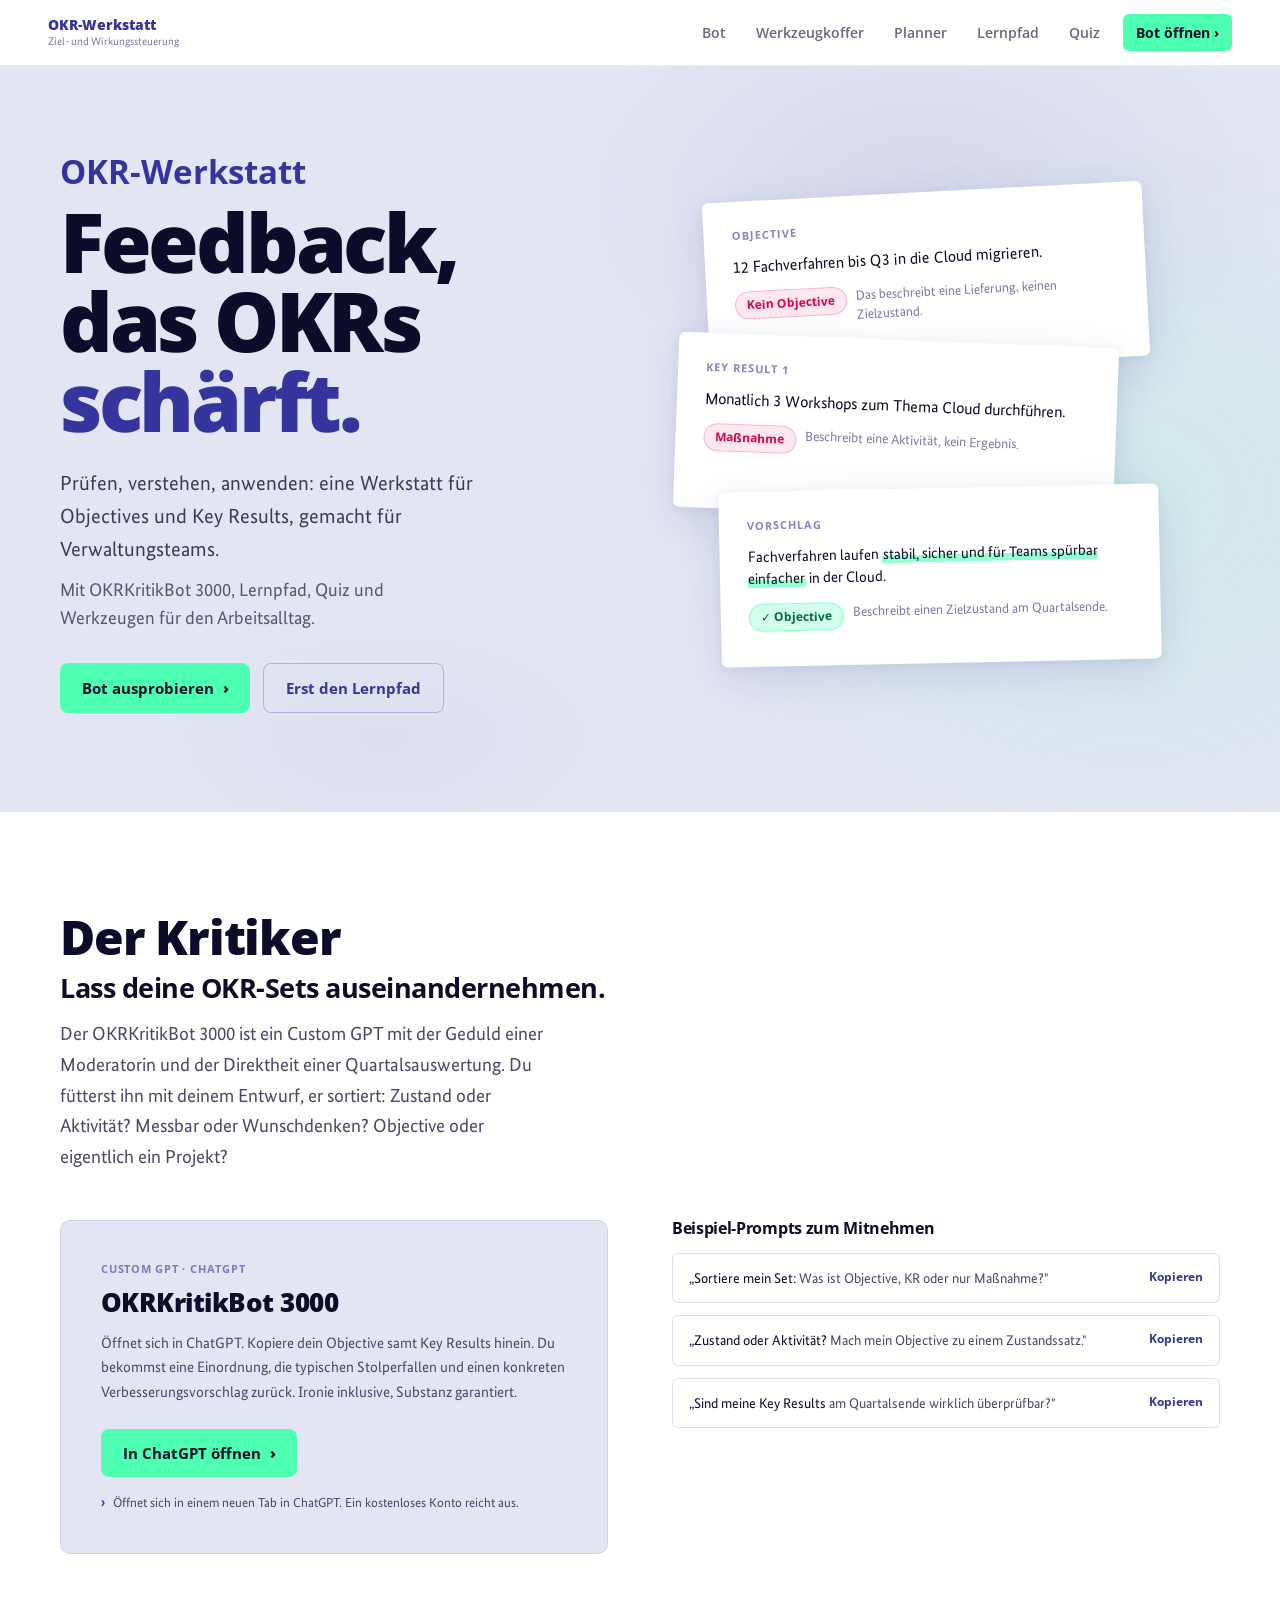
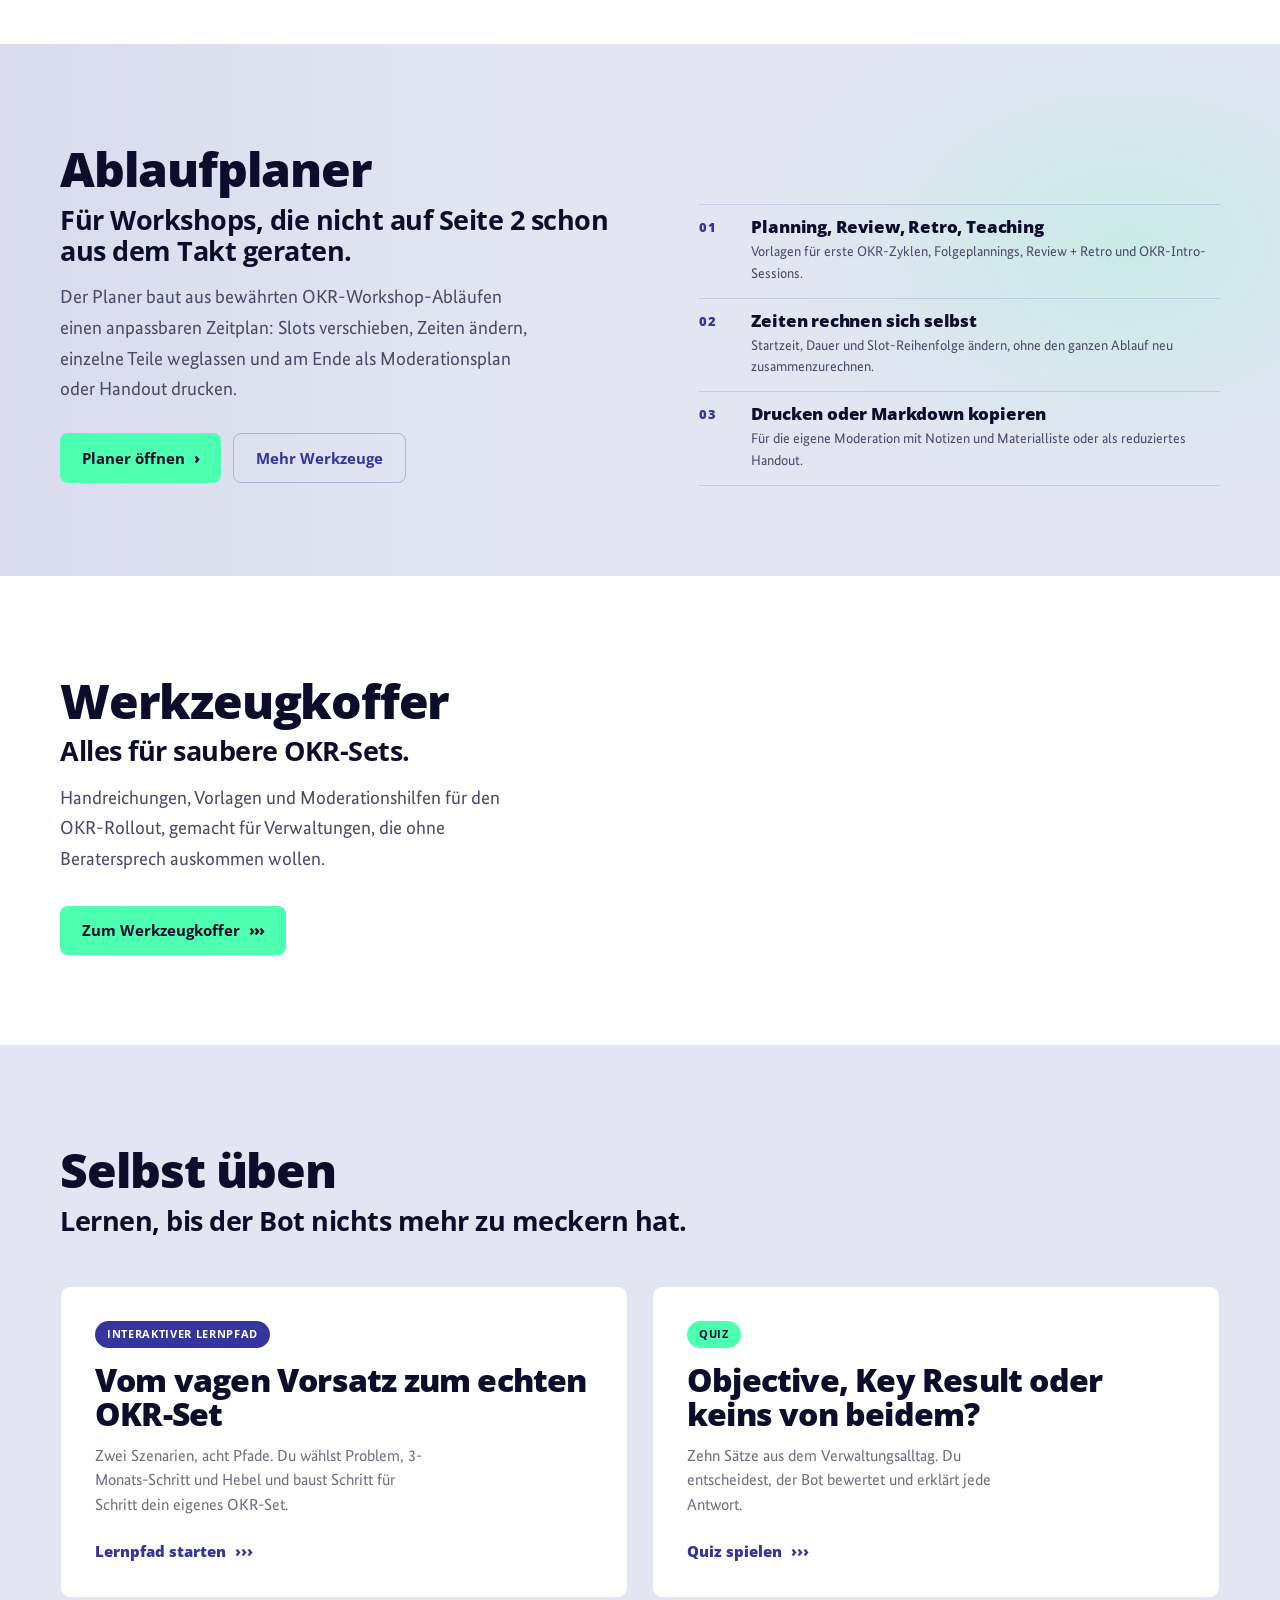
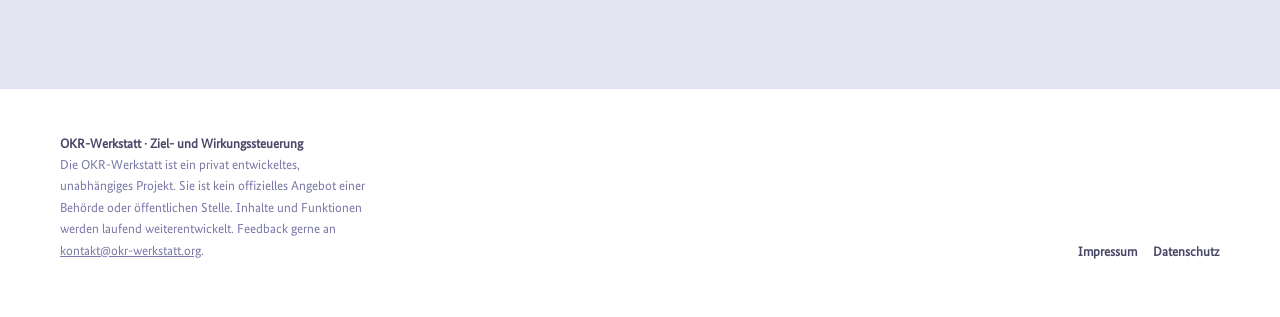
<file: index.html>
<!DOCTYPE html>
<html lang="de">
<head>
<meta charset="UTF-8" />
<meta name="viewport" content="width=device-width, initial-scale=1.0" />
<meta name="description" content="Die OKR-Werkstatt für Verwaltungsteams: OKRs prüfen, verstehen und mit praktischen Werkzeugen anwenden." />
<title>OKR-Werkstatt | Ziel- und Wirkungssteuerung</title>
<link rel="stylesheet" href="shared/tokens.css?v=20260711-1" />
<style>
  :root { --accent: #4DFFB0; --accent-ink: #0D0C2B; --r-card: 6px; --r-panel: 10px; }
  *, *::before, *::after { box-sizing: border-box; }
  .wrap { width: min(1160px, 92vw); margin-inline: auto; }
  section { position: relative; }

                 
  nav.top {
    position: sticky; top: 0; z-index: 50;
    display: flex; align-items: center; justify-content: space-between;
    padding: 14px clamp(18px, 4vw, 48px);
    background: rgba(255,255,255,0.92); backdrop-filter: blur(14px);
    border-bottom: 1px solid rgba(54,52,157,0.1);
  }
  nav.top .brand .tag { font-family: var(--display); color: var(--blau); line-height: 1.25; }
  nav.top .brand .tag strong { display: block; font-weight: 800; font-size: 14px; }
  nav.top .brand .tag small { display: block; margin-top: 2px; color: var(--fg-muted); font-family: var(--body); font-size: 11px; font-weight: 400; }
  nav.top .links { display: flex; align-items: center; gap: 4px; }
  nav.top .links a { font-family: var(--display); font-weight: 600; font-size: 14px; text-decoration: none; color: rgba(13,12,43,0.62); padding: 8px 13px; border-radius: 6px; transition: color .2s, background .2s; }
  nav.top .links a:hover { color: var(--blau); background: rgba(54,52,157,0.07); }
  nav.top .links a.cta { background: var(--minze); color: var(--dunkel); font-weight: 700; margin-left: 6px; white-space: nowrap; }
  nav.top .links a.cta:hover { filter: brightness(1.06); }
  @media (max-width: 760px) { .nav-hide { display: none !important; } }

                  
  .hero {
    background: #E3E6F2;
    background-image:
      radial-gradient(ellipse 55% 75% at 88% 58%, rgba(77,255,176,0.13) 0%, transparent 65%),
      radial-gradient(ellipse 50% 55% at 72% 18%, rgba(54,52,157,0.08) 0%, transparent 58%),
      radial-gradient(ellipse 40% 35% at 30% 90%, rgba(54,52,157,0.04) 0%, transparent 55%);
    padding: clamp(72px, 10vh, 120px) 0 clamp(80px, 11vh, 130px);
    position: relative; overflow: hidden;
  }
  .hero-wrap {
    display: grid; grid-template-columns: 1fr 1fr;
    gap: clamp(24px, 3.5vw, 56px); align-items: center;
  }
  @media (max-width: 900px) { .hero-wrap { grid-template-columns: 1fr; } }

                
  .hero-product { display: block; font-family: var(--display); font-weight: 700; font-size: 0.4em; letter-spacing: 0; color: var(--blau); margin-bottom: 14px; }
  .hero h1 { font-family: var(--display); font-weight: 800; font-size: clamp(3.2rem, 6.4vw, 5.5rem); letter-spacing: -0.04em; line-height: 0.97; color: var(--dunkel); margin: 0; }
  .hero h1 .hl { color: var(--blau); }
  .hero .sub-1 { margin-top: 26px; font-size: clamp(1.08rem, 1.7vw, 1.28rem); line-height: 1.62; color: rgba(13,12,43,0.78); max-width: 42ch; }
  .hero .sub-2 { margin-top: 10px; font-size: clamp(1rem, 1.5vw, 1.15rem); line-height: 1.55; color: rgba(13,12,43,0.66); max-width: 44ch; }
  .hero-cta { display: flex; gap: 13px; margin-top: 30px; flex-wrap: wrap; }

                     
  .btn { font-family: var(--display); font-weight: 700; font-size: 15px; cursor: pointer; border: none; border-radius: 8px; padding: 13px 22px; text-decoration: none; display: inline-flex; align-items: center; gap: 9px; transition: transform .15s, filter .2s, background .2s; }
  .btn:active { transform: scale(0.97); }
  .btn .ch { font-weight: 800; letter-spacing: -0.06em; }
  .btn-mint { background: var(--minze); color: var(--dunkel); }
  .btn-mint:hover { filter: brightness(1.07); }
  .btn-outline { background: transparent; color: var(--blau); border: 1.5px solid rgba(54,52,157,0.28); }
  .btn-outline:hover { background: rgba(54,52,157,0.07); }
  .btn-accent { background: var(--accent); color: var(--accent-ink); }
  .btn-accent:hover { filter: brightness(1.07); }
  .btn-ghost { background: transparent; color: #fff; border: 1.5px solid rgba(255,255,255,0.4); }
  .btn-ghost:hover { background: rgba(255,255,255,0.1); }

                               
  .hero-docs {
    position: relative; height: clamp(450px, 54vh, 540px);
  }
  @media (max-width: 900px) { .hero-docs { height: 380px; margin-bottom: 20px; } }

  .doc-card {
    position: absolute; background: #fff; border-radius: var(--r-card);
    box-shadow: 0 14px 44px rgba(54,52,157,0.13), 0 2px 10px rgba(54,52,157,0.07);
    padding: 26px 28px; width: clamp(320px, 44vw, 440px); min-height: 175px;
    font-family: var(--body);
  }
  .dc-meta { font-family: var(--display); font-weight: 700; font-size: 11px; letter-spacing: 0.09em; text-transform: uppercase; color: rgba(54,52,157,0.6); margin-bottom: 11px; }
  .dc-field { font-family: var(--display); font-weight: 800; font-size: 11.5px; letter-spacing: 0.07em; text-transform: uppercase; color: var(--fg-muted); margin-bottom: 7px; }
  .dc-text { font-size: 16px; line-height: 1.48; color: var(--dunkel); }
  .dc-text.underlined { text-decoration: underline; text-decoration-color: var(--kirsche); text-decoration-thickness: 2px; }
  .dc-ann { display: flex; align-items: flex-start; gap: 9px; margin-top: 13px; }
  .dc-pill { font-family: var(--display); font-weight: 700; font-size: 12px; padding: 4px 11px; border-radius: 999px; white-space: nowrap; flex-shrink: 0; }
  .dc-pill.red { color: var(--kirsche); background: rgba(219,0,69,0.09); border: 1px solid rgba(219,0,69,0.22); }
  .dc-pill.grn { color: #0a6640; background: rgba(77,255,176,0.25); border: 1px solid rgba(77,255,176,0.55); }
  .dc-note { font-size: 13.5px; color: var(--fg-muted); line-height: 1.42; }
  .dc-better { font-size: 15px; color: var(--dunkel); line-height: 1.52; margin-top: 9px; }
  .dc-swipe { background-image: linear-gradient(transparent 58%, rgba(77,255,176,0.6) 58%); padding: 0 1px; }

  .doc-card:nth-child(1) { top: 0;     left: 44px;  transform: rotate(-3deg);   z-index: 1; }
  .doc-card:nth-child(2) { top: 148px; left: 14px;  transform: rotate(2.2deg);  z-index: 2; }
  .doc-card:nth-child(3) { top: 296px; left: 58px;  transform: rotate(-1.2deg); z-index: 3; }
  @media (max-width: 900px) {
    .doc-card { width: 230px; padding: 16px 18px; }
    .doc-card:nth-child(1) { top: 0;    left: 20px; }
    .doc-card:nth-child(2) { top: 110px; left: 8px; }
    .doc-card:nth-child(3) { top: 220px; left: 30px; }
  }

                      
  .sec-pad { padding: clamp(60px, 10vh, 120px) 0; }
  .kicker-num { font-family: var(--display); font-weight: 800; font-size: 13px; color: var(--blau); letter-spacing: 0.03em; }
  .sec-title { font-size: clamp(1.9rem, 4vw, 3rem); font-weight: 800; letter-spacing: -0.025em; line-height: 1.04; margin-top: 10px; text-wrap: balance; }
  .sec-sub { font-size: clamp(1rem, 1.5vw, 1.18rem); color: var(--fg-2); max-width: 54ch; margin-top: 16px; line-height: 1.62; }
  .sec-subhead { font-family: var(--display); font-weight: 700; font-size: clamp(1.25rem, 2.2vw, 1.7rem); letter-spacing: -0.018em; line-height: 1.15; color: var(--dunkel); margin-top: 10px; }
  .sec-title,
  .sec-sub,
  .sec-subhead,
  .planner-point h3,
  .planner-point p { overflow-wrap: break-word; }

                         
  .bot { background: #fff; }
  .bot-grid { display: grid; grid-template-columns: 1fr 1fr; gap: clamp(34px, 5vw, 64px); align-items: start; margin-top: 48px; }
  @media (max-width: 900px) { .bot-grid { grid-template-columns: 1fr; } }
  .bot-card { background: var(--lavendel); border-radius: var(--r-panel); padding: clamp(28px, 4vw, 40px); border: 1px solid rgba(54,52,157,0.1); }
  .bot-card .robo { font-family: var(--display); font-weight: 700; font-size: 11px; letter-spacing: 0.07em; text-transform: uppercase; color: var(--blau); opacity: 0.6; margin-bottom: 10px; }
  .bot-card h3 { font-size: 1.65rem; font-weight: 800; color: var(--dunkel); line-height: 1.1; }
  .bot-card p { color: var(--fg-2); margin-top: 14px; line-height: 1.65; font-size: 15px; }
  .bot-card .btn { margin-top: 24px; }
  .embed-note { margin-top: 16px; font-size: 13px; color: var(--fg-2); display: flex; gap: 8px; align-items: flex-start; }
  .embed-note .ch { color: var(--blau); font-weight: 800; flex-shrink: 0; }

  .prompts { display: flex; flex-direction: column; gap: 12px; }
  .prompts h4 { font-family: var(--display); font-weight: 700; font-size: 1rem; color: var(--fg); margin-bottom: 4px; }
  .prompt { display: flex; align-items: flex-start; gap: 14px; padding: 14px 16px; background: #fff; border: 1px solid var(--line); border-radius: var(--r-card); cursor: pointer; text-align: left; width: 100%; font-family: var(--body); transition: border-color .2s, transform .15s, box-shadow .2s; }
  .prompt:hover { border-color: var(--blau-40); transform: translateY(-2px); box-shadow: 0 8px 24px rgba(54,52,157,0.09); }
  .prompt .q { font-size: 14px; color: var(--fg); line-height: 1.45; }
  .prompt .q span { color: var(--fg-2); }
  .prompt .copy { margin-left: auto; font-family: var(--display); font-weight: 700; font-size: 12px; color: var(--blau); white-space: nowrap; padding-left: 8px; }
  .prompt.copied .copy { color: var(--kirsche); }

                             
  .planner-teaser {
    background: var(--lavendel);
    background-image:
      linear-gradient(90deg, rgba(54,52,157,0.06), transparent 44%),
      radial-gradient(ellipse 42% 70% at 88% 38%, rgba(77,255,176,0.16) 0%, transparent 68%);
  }
  .planner-grid {
    display: grid;
    grid-template-columns: minmax(0, 1.05fr) minmax(280px, 0.95fr);
    gap: clamp(34px, 5vw, 68px);
    align-items: start;
  }
  @media (max-width: 860px) { .planner-grid { grid-template-columns: 1fr; } }
  .planner-actions { display: flex; gap: 12px; flex-wrap: wrap; margin-top: 28px; }
  .planner-points {
    display: grid;
    gap: 0;
    border-top: 1px solid rgba(54,52,157,0.16);
  }
  .planner-point {
    display: grid;
    grid-template-columns: 36px minmax(0, 1fr);
    gap: 16px;
    padding: 18px 0;
    border-bottom: 1px solid rgba(54,52,157,0.16);
  }
  .planner-point .pn {
    font-family: var(--display);
    font-weight: 800;
    color: var(--blau);
    font-size: 13px;
    letter-spacing: 0.08em;
  }
  .planner-point h3 {
    font-family: var(--display);
    font-weight: 800;
    font-size: 1.08rem;
    color: var(--dunkel);
    letter-spacing: -0.01em;
  }
  .planner-point p {
    margin-top: 5px;
    color: var(--fg-2);
    line-height: 1.55;
    font-size: 14px;
  }
                                                                                                                                 
  @media (min-width: 861px) {
    .planner-points { margin-top: 70px; }
    .planner-point { padding: 13px 0; }
  }

                                   
  .koffer-teaser { margin-top: 44px; }
  .kt-phases { display: grid; grid-template-columns: repeat(3, 1fr); gap: clamp(20px, 4vw, 48px); }
  @media (max-width: 720px) { .kt-phases { grid-template-columns: 1fr; gap: 0; } }
  .kt-phase { padding-top: 16px; border-top: 1.5px solid rgba(54,52,157,0.18); }
  @media (max-width: 720px) { .kt-phase { padding: 16px 0; } .kt-phase + .kt-phase { border-top-color: rgba(54,52,157,0.1); } }
  .kt-phase .kt-n { font-family: var(--display); font-weight: 800; font-size: 11px; letter-spacing: 0.08em; text-transform: uppercase; color: var(--blau); }
  .kt-phase h4 { font-family: var(--display); font-weight: 700; font-size: 1rem; letter-spacing: -0.01em; color: var(--dunkel); margin-top: 7px; line-height: 1.25; }
  .kt-phase p { font-size: 13px; color: var(--fg-muted); line-height: 1.5; margin-top: 5px; }
  .kt-foot { display: flex; align-items: center; justify-content: space-between; gap: 18px; flex-wrap: wrap; margin-top: 24px; }
  .kt-count { font-family: var(--display); font-weight: 700; font-size: 14px; color: rgba(54,52,157,0.55); }
  .kt-count strong { color: var(--blau); }

                         
  .entries-sec { background: var(--lavendel); }
  .entries { display: grid; grid-template-columns: 1fr 1fr; gap: 24px; margin-top: 50px; }
  @media (max-width: 820px) { .entries { grid-template-columns: 1fr; } }
  .tile { position: relative; overflow: hidden; border-radius: var(--r-panel); padding: clamp(24px, 3vw, 34px); text-decoration: none; min-height: 248px; display: flex; flex-direction: column; background: #fff; border: 1.5px solid rgba(54,52,157,0.12); color: var(--dunkel); transition: transform .2s var(--ease), box-shadow .2s var(--ease), border-color .2s var(--ease); }
  .tile:hover { transform: translateY(-3px); border-color: rgba(54,52,157,0.32); box-shadow: 0 16px 40px rgba(54,52,157,0.13); }
  .tile .tlabel { font-family: var(--display); font-weight: 700; font-size: 11px; letter-spacing: 0.06em; text-transform: uppercase; display: inline-flex; align-self: flex-start; padding: 5px 12px; border-radius: 999px; white-space: nowrap; }
  .tile.lern .tlabel { background: var(--blau); color: #fff; }
  .tile.quiz .tlabel { background: var(--minze); color: var(--dunkel); }
  .tile h3 { font-size: clamp(1.5rem, 2.5vw, 2rem); font-weight: 800; letter-spacing: -0.025em; margin-top: 15px; line-height: 1.08; color: var(--dunkel); }
  .tile p { margin-top: 12px; line-height: 1.55; max-width: 42ch; color: rgba(13,12,43,0.6); }
  .tile .open { margin-top: auto; padding-top: 22px; font-family: var(--display); font-weight: 800; font-size: 15px; display: flex; align-items: center; gap: 9px; color: var(--blau); }
  .tile .open .ch { transition: transform .2s; }
  .tile:hover .open .ch { transform: translateX(6px); }
  .tile .big-chev { display: none; }


                    
  footer.site { background: #fff; border-top: 1px solid var(--line); padding: 44px 0 56px; }
  footer.site .wrap { display: flex; justify-content: space-between; align-items: flex-end; gap: 30px; flex-wrap: wrap; }
  footer.site .fnote { font-size: 13px; color: var(--fg-muted); line-height: 1.65; max-width: 44ch; }
  footer.site .fnote b { color: var(--fg-2); font-weight: 600; }
  footer.site .flinks { display: flex; gap: 16px; flex-wrap: wrap; }
  footer.site .flinks a { color: var(--fg-2); font-size: 13px; font-weight: 600; text-decoration: none; }
  footer.site .flinks a:hover { color: var(--blau); }

  @media (max-width: 760px) {
    nav.top { padding: 10px 16px 0; }
    nav.top .brand .tag strong { font-size: 15px; }
    nav.top .brand .tag small { font-size: 11.5px; }
    nav.top .links a.cta { margin-left: 0; padding: 9px 14px; font-size: 14px; }

    .hero { padding: 52px 0 70px; }
    .hero h1 { font-size: clamp(2.85rem, 13.2vw, 3.35rem); line-height: 0.98; }
    .hero-product { margin-bottom: 11px; }
    .hero .sub-1 { margin-top: 24px; font-size: 1.08rem; line-height: 1.58; }
    .hero .sub-2 { margin-top: 12px; font-size: 1rem; line-height: 1.55; }
    .hero-cta { display: grid; gap: 11px; width: min(100%, 280px); margin-top: 26px; }
    .hero-cta .btn { justify-content: center; min-height: 52px; }

    .hero-docs {
      display: flex;
      flex-direction: column;
      align-items: center;
      height: auto;
      margin: 42px auto 0;
      padding: 0 7px 12px;
    }
    .doc-card {
      position: relative;
      top: auto !important;
      left: auto !important;
      width: 100%;
      max-width: 350px;
      min-height: 0;
      padding: 21px 22px;
    }
    .doc-card + .doc-card { margin-top: -7px; }
    .doc-card:nth-child(1) { transform: rotate(-1.5deg); }
    .doc-card:nth-child(2) { transform: rotate(1.2deg); }
    .doc-card:nth-child(3) { transform: rotate(-0.7deg); }
    .dc-meta, .dc-field { font-size: 12px; }
    .dc-text, .dc-better { font-size: 16.5px; }
    .dc-ann { flex-wrap: wrap; gap: 8px; margin-top: 14px; }
    .dc-pill { font-size: 12.5px; }
    .dc-note { flex-basis: 100%; font-size: 14.5px; line-height: 1.48; }

    .sec-pad { padding: 64px 0 72px; }
    .sec-title { font-size: 2.15rem; }
    .sec-subhead { font-size: 1.35rem; line-height: 1.22; }
    .sec-sub { font-size: 1.05rem; line-height: 1.62; }
    .bot-grid { margin-top: 34px; gap: 30px; }
    .bot-card { padding: 25px 22px 27px; }
    .bot-card .robo { font-size: 12px; opacity: .72; }
    .bot-card p { font-size: 16px; }
    .embed-note { font-size: 14px; line-height: 1.5; }
    .prompt { padding: 16px; }
    .prompt .q { font-size: 15.5px; }
    .prompt .copy { font-size: 13px; }
    .planner-actions { display: grid; width: min(100%, 280px); }
    .planner-actions .btn { justify-content: center; min-height: 52px; }
    .planner-point { grid-template-columns: 30px minmax(0, 1fr); gap: 12px; padding: 18px 0; }
    .planner-point p { font-size: 15px; }
    .kt-phase .kt-n { font-size: 12px; }
    .kt-phase h4 { font-size: 1.08rem; }
    .kt-phase p { font-size: 15px; color: var(--fg-2); }
    .entries { gap: 16px; margin-top: 34px; }
    .tile { min-height: 0; padding: 24px 22px 26px; }
    .tile .tlabel { font-size: 12px; }
    .tile h3 { font-size: 1.55rem; line-height: 1.14; }
    .tile p { font-size: 16px; color: var(--fg-2); }
    footer.site .fnote, footer.site .flinks a { font-size: 14px; }
  }

  @media (max-width: 350px) {
    nav.top .brand .tag small { display: none; }
    .hero h1 { font-size: 2.7rem; }
  }
</style>
</head>
<body>


<nav class="top">
  <div class="brand">
    <span class="tag"><strong>OKR-Werkstatt</strong><small>Ziel- und Wirkungssteuerung</small></span>
  </div>
  <div class="links">
    <a href="#bot" class="nav-hide">Bot</a>
    <a href="#werkzeugkoffer" class="nav-hide">Werkzeugkoffer</a>
    <a href="planner.html" class="nav-hide">Planner</a>
    <a href="lernpfad.html" class="nav-hide">Lernpfad</a>
    <a href="quiz.html" class="nav-hide">Quiz</a>
    <a href="#bot" class="cta">Bot öffnen ›</a>
  </div>
  <div class="mobile-nav" aria-label="Bereiche">
    <a href="werkzeugkoffer.html">Werkzeugkoffer</a>
    <a href="planner.html">Planner</a>
    <a href="lernpfad.html">Lernpfad</a>
    <a href="quiz.html">Quiz</a>
  </div>
</nav>


<header class="hero" data-screen-label="Hero">
  <div class="wrap hero-wrap">

    
    <div class="hero-text">
      <h1><span class="hero-product">OKR-Werkstatt</span>Feedback,<br>das OKRs<br><span class="hl">schärft.</span></h1>
      <p class="sub-1">Prüfen, verstehen, anwenden: eine Werkstatt für Objectives und Key Results, gemacht für Verwaltungsteams.</p>
      <p class="sub-2">Mit OKRKritikBot 3000, Lernpfad, Quiz und Werkzeugen für den Arbeitsalltag.</p>
      <div class="hero-cta">
        <a href="#bot" class="btn btn-mint">Bot ausprobieren <span class="ch">›</span></a>
        <a href="lernpfad.html" class="btn btn-outline">Erst den Lernpfad</a>
      </div>
    </div>

    
    <div class="hero-docs">
      
      <div class="doc-card">
        <div class="dc-meta">Objective</div>
        <div class="dc-text">12 Fachverfahren bis Q3 in die Cloud migrieren.</div>
        <div class="dc-ann">
          <span class="dc-pill red">Kein Objective</span>
          <span class="dc-note">Das beschreibt eine Lieferung, keinen Zielzustand.</span>
        </div>
      </div>
      
      <div class="doc-card">
        <div class="dc-meta">Key Result 1</div>
        <div class="dc-text">Monatlich 3 Workshops zum Thema Cloud durchführen.</div>
        <div class="dc-ann">
          <span class="dc-pill red">Maßnahme</span>
          <span class="dc-note">Beschreibt eine Aktivität, kein Ergebnis.</span>
        </div>
      </div>
      
      <div class="doc-card">
        <div class="dc-meta">Vorschlag</div>
        <div class="dc-better">Fachverfahren laufen <span class="dc-swipe">stabil, sicher und für Teams spürbar einfacher</span> in der Cloud.</div>
        <div class="dc-ann">
          <span class="dc-pill grn">✓ Objective</span>
          <span class="dc-note">Beschreibt einen Zielzustand am Quartalsende.</span>
        </div>
      </div>
    </div>

  </div>
</header>


<section class="bot sec-pad" id="bot" data-screen-label="Bot">
  <div class="wrap">
    <h2 class="sec-title">Der Kritiker</h2>
    <p class="sec-subhead">Lass deine OKR-Sets auseinandernehmen.</p>
    <p class="sec-sub">Der OKRKritikBot 3000 ist ein Custom GPT mit der Geduld einer Moderatorin und der Direktheit einer Quartalsauswertung. Du fütterst ihn mit deinem Entwurf, er sortiert: Zustand oder Aktivität? Messbar oder Wunschdenken? Objective oder eigentlich ein Projekt?</p>
    <div class="bot-grid">
      <div class="bot-card">
        <div class="robo">Custom GPT · ChatGPT</div>
        <h3>OKRKritikBot 3000</h3>
        <p>Öffnet sich in ChatGPT. Kopiere dein Objective samt Key Results hinein. Du bekommst eine Einordnung, die typischen Stolperfallen und einen konkreten Verbesserungsvorschlag zurück. Ironie inklusive, Substanz garantiert.</p>
        <a href="https://chatgpt.com/g/g-696805cd1cf881918217c5ffe0626a2d-okrkritikbot3000" class="btn btn-mint" target="_blank" rel="noopener">In ChatGPT öffnen <span class="ch">›</span></a>
        <div class="embed-note"><span class="ch">›</span><span>Öffnet sich in einem neuen Tab in ChatGPT. Ein kostenloses Konto reicht aus.</span></div>
      </div>
      <div class="prompts">
        <h4>Beispiel-Prompts zum Mitnehmen</h4>
        <button class="prompt" data-copy="Hier ist mein OKR-Set. Bitte sortiere: Was ist Objective, was Key Result, was nur eine Maßnahme? Objective: … / KR1: … / KR2: … / KR3: …">
          <span class="q">„Sortiere mein Set: <span>Was ist Objective, KR oder nur Maßnahme?"</span></span>
          <span class="copy">Kopieren</span>
        </button>
        <button class="prompt" data-copy="Mein Objective lautet: … . Beschreibt das einen Zustand oder eine Aktivität? Mach es zu einem echten Zustandssatz.">
          <span class="q">„Zustand oder Aktivität? <span>Mach mein Objective zu einem Zustandssatz."</span></span>
          <span class="copy">Kopieren</span>
        </button>
        <button class="prompt" data-copy="Sind diese Key Results am Quartalsende überprüfbar (erreicht / nicht erreicht), ohne dass sie zu reinen Zahlenzielen verkommen? KR1: … / KR2: … / KR3: …">
          <span class="q">„Sind meine Key Results <span>am Quartalsende wirklich überprüfbar?"</span></span>
          <span class="copy">Kopieren</span>
        </button>
      </div>
    </div>
  </div>
</section>


<section class="planner-teaser sec-pad" id="planner" data-screen-label="Ablaufplaner">
  <div class="wrap planner-grid">
    <div>
      <h2 class="sec-title">Ablaufplaner</h2>
      <p class="sec-subhead">Für Workshops, die nicht auf Seite 2 schon aus dem Takt geraten.</p>
      <p class="sec-sub">Der Planer baut aus bewährten OKR-Workshop-Abläufen einen anpassbaren Zeitplan: Slots verschieben, Zeiten ändern, einzelne Teile weglassen und am Ende als Moderationsplan oder Handout drucken.</p>
      <div class="planner-actions">
        <a class="btn btn-mint" href="planner.html">Planer öffnen <span class="ch">›</span></a>
        <a class="btn btn-outline" href="werkzeugkoffer.html">Mehr Werkzeuge</a>
      </div>
    </div>
    <div class="planner-points" aria-label="Funktionen des Ablaufplaners">
      <div class="planner-point">
        <span class="pn">01</span>
        <div>
          <h3>Planning, Review, Retro, Teaching</h3>
          <p>Vorlagen für erste OKR-Zyklen, Folgeplannings, Review + Retro und OKR-Intro-Sessions.</p>
        </div>
      </div>
      <div class="planner-point">
        <span class="pn">02</span>
        <div>
          <h3>Zeiten rechnen sich selbst</h3>
          <p>Startzeit, Dauer und Slot-Reihenfolge ändern, ohne den ganzen Ablauf neu zusammenzurechnen.</p>
        </div>
      </div>
      <div class="planner-point">
        <span class="pn">03</span>
        <div>
          <h3>Drucken oder Markdown kopieren</h3>
          <p>Für die eigene Moderation mit Notizen und Materialliste oder als reduziertes Handout.</p>
        </div>
      </div>
    </div>
  </div>
</section>


<section class="koffer sec-pad" id="werkzeugkoffer" data-screen-label="Werkzeugkoffer">
  <div class="wrap">
    <h2 class="sec-title">Werkzeugkoffer</h2>
    <p class="sec-subhead">Alles für saubere OKR-Sets.</p>
    <p class="sec-sub">Handreichungen, Vorlagen und Moderationshilfen für den OKR-Rollout, gemacht für Verwaltungen, die ohne Beratersprech auskommen wollen.</p>
    <div class="kt-foot" style="margin-top: 32px;">
      <a class="btn btn-mint" href="werkzeugkoffer.html">Zum Werkzeugkoffer <span class="ch">›››</span></a>
    </div>
  </div>
</section>


<section class="entries-sec sec-pad" data-screen-label="Einstiege">
  <div class="wrap">
    <h2 class="sec-title">Selbst üben</h2>
    <p class="sec-subhead">Lernen, bis der Bot nichts mehr zu meckern hat.</p>
    <div class="entries">
      <a class="tile lern" href="lernpfad.html">
        <span class="big-chev">›››</span>
        <span class="tlabel">Interaktiver Lernpfad</span>
        <h3>Vom vagen Vorsatz zum echten OKR-Set</h3>
        <p>Zwei Szenarien, acht Pfade. Du wählst Problem, 3-Monats-Schritt und Hebel und baust Schritt für Schritt dein eigenes OKR-Set.</p>
        <span class="open">Lernpfad starten <span class="ch">›››</span></span>
      </a>
      <a class="tile quiz" href="quiz.html">
        <span class="big-chev">›››</span>
        <span class="tlabel">Quiz</span>
        <h3>Objective, Key Result oder keins von beidem?</h3>
        <p>Zehn Sätze aus dem Verwaltungsalltag. Du entscheidest, der Bot bewertet und erklärt jede Antwort.</p>
        <span class="open">Quiz spielen <span class="ch">›››</span></span>
      </a>
    </div>
  </div>
</section>


<footer class="site">
  <div class="wrap">
    <p class="fnote"><b>OKR-Werkstatt · Ziel- und Wirkungssteuerung</b><br>Die OKR-Werkstatt ist ein privat entwickeltes, unabhängiges Projekt. Sie ist kein offizielles Angebot einer Behörde oder öffentlichen Stelle. Inhalte und Funktionen werden laufend weiterentwickelt. Feedback gerne an <a href="mailto:kontakt@okr-werkstatt.org">kontakt@okr-werkstatt.org</a>.</p>
    <div class="flinks">
      <a href="impressum.html">Impressum</a>
      <a href="datenschutz.html">Datenschutz</a>
    </div>
  </div>
</footer>


<script>
  document.querySelectorAll('.prompt').forEach(function(btn) {
    btn.addEventListener('click', function() {
      var txt = btn.getAttribute('data-copy');
      navigator.clipboard && navigator.clipboard.writeText(txt);
      var label = btn.querySelector('.copy'); var prev = label.textContent;
      btn.classList.add('copied'); label.textContent = 'Kopiert ✓';
      setTimeout(function() { btn.classList.remove('copied'); label.textContent = prev; }, 1600);
    });
  });
  document.querySelectorAll('.tool[data-soon]').forEach(function(a) {
    a.addEventListener('click', function(e) { e.preventDefault(); });
  });
</script>

</body>
</html>
</file>
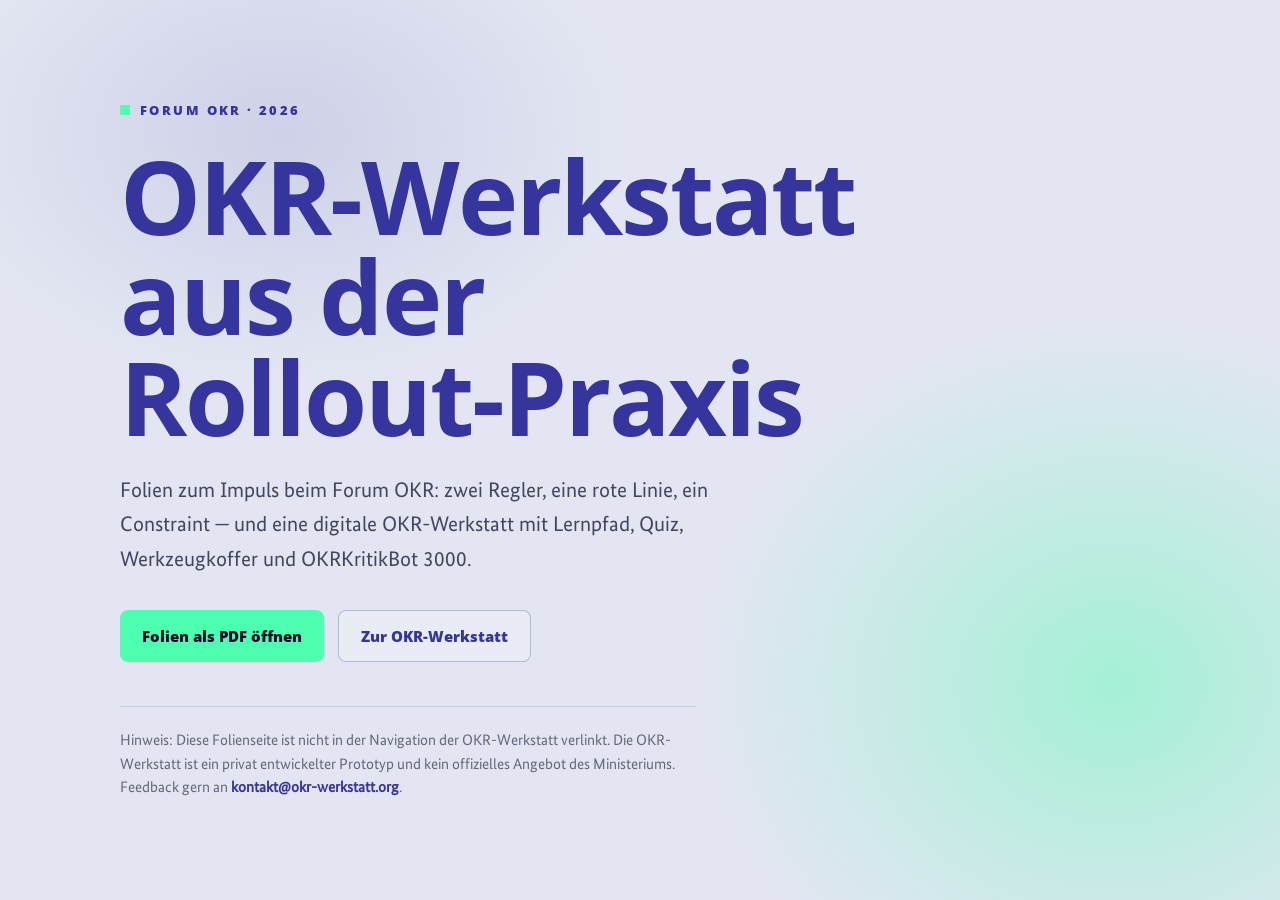
<file: slides/forum-okr-2026/index.html>
<!DOCTYPE html>
<html lang="de">
<head>
<meta charset="UTF-8" />
<meta name="viewport" content="width=device-width, initial-scale=1.0" />
<meta name="robots" content="noindex, nofollow" />
<meta name="description" content="Folien zum Impuls beim Forum OKR 2026: OKR-Werkstatt, Rollout-Trade-offs und OKRKritikBot 3000." />
<meta property="og:title" content="OKR-Werkstatt: Prototyp aus der Rollout-Praxis" />
<meta property="og:description" content="Folien zum Impuls beim Forum OKR 2026: zwei Regler, eine rote Linie, ein Constraint — und die OKR-Werkstatt als Antwort aus der Praxis." />
<meta property="og:type" content="website" />
<title>Folien Forum OKR 2026 | OKR-Werkstatt</title>
<link rel="stylesheet" href="../../shared/tokens.css?v=20260711-1" />
<style>
  body {
    min-height: 100vh;
    background:
      radial-gradient(ellipse 46% 58% at 87% 76%, rgba(77,255,176,0.42) 0%, rgba(77,255,176,0.12) 48%, transparent 70%),
      radial-gradient(ellipse 44% 45% at 22% 15%, rgba(54,52,157,0.12) 0%, transparent 62%),
      var(--lavendel);
  }

  .page {
    width: min(1040px, 88vw);
    min-height: 100vh;
    margin-inline: auto;
    padding: clamp(38px, 7vw, 72px) 0;
    display: grid;
    align-items: center;
  }

  .eyebrow {
    display: flex;
    align-items: center;
    gap: 10px;
    color: var(--blau);
    font-family: var(--display);
    font-size: 0.84rem;
    font-weight: 800;
    letter-spacing: 0.18em;
    text-transform: uppercase;
    margin-bottom: 26px;
  }

  .eyebrow::before {
    content: "";
    width: 10px;
    height: 10px;
    background: var(--minze);
  }

  h1 {
    max-width: 13ch;
    color: var(--blau);
    font-size: clamp(3.1rem, 8vw, 6.7rem);
    line-height: 0.98;
    margin-bottom: 26px;
  }

  .sub {
    max-width: 58ch;
    color: rgba(13,12,43,0.74);
    font-size: clamp(1.08rem, 2vw, 1.32rem);
    line-height: 1.62;
  }

  .actions {
    display: flex;
    gap: 14px;
    flex-wrap: wrap;
    margin-top: 34px;
  }

  .btn {
    display: inline-flex;
    align-items: center;
    gap: 10px;
    border-radius: 8px;
    padding: 14px 22px;
    font-family: var(--display);
    font-size: 15px;
    font-weight: 800;
    text-decoration: none;
    transition: transform .16s var(--ease), filter .2s var(--ease), background .2s var(--ease);
  }

  .btn:active { transform: scale(0.98); }

  .btn-primary {
    background: var(--minze);
    color: var(--dunkel);
  }

  .btn-primary:hover { filter: brightness(1.06); }

  .btn-secondary {
    color: var(--blau);
    border: 1.5px solid rgba(54,52,157,0.28);
    background: rgba(255,255,255,0.22);
  }

  .btn-secondary:hover { background: rgba(255,255,255,0.44); }

  .note {
    max-width: 72ch;
    margin-top: 44px;
    padding-top: 22px;
    border-top: 1px solid rgba(54,52,157,0.16);
    color: rgba(13,12,43,0.58);
    font-size: 0.95rem;
    line-height: 1.55;
  }

  .note a {
    color: var(--blau);
    font-weight: 700;
    text-decoration: none;
  }

  .note a:hover { text-decoration: underline; }

  @media (max-width: 720px) {
    .page { align-items: start; }
    h1 { max-width: 11ch; }
  }
</style>
</head>
<body>
  <main class="page">
    <section>
      <div class="eyebrow">Forum OKR · 2026</div>
      <h1>OKR-Werkstatt aus der Rollout-Praxis</h1>
      <p class="sub">
        Folien zum Impuls beim Forum OKR: zwei Regler, eine rote Linie, ein Constraint —
        und eine digitale OKR-Werkstatt mit Lernpfad, Quiz, Werkzeugkoffer und OKRKritikBot 3000.
      </p>
      <div class="actions">
        <a class="btn btn-primary" href="forum-okr-2026-okr-werkstatt.pdf">Folien als PDF öffnen</a>
        <a class="btn btn-secondary" href="../../">Zur OKR-Werkstatt</a>
      </div>
      <p class="note">
        Hinweis: Diese Folienseite ist nicht in der Navigation der OKR-Werkstatt verlinkt.
        Die OKR-Werkstatt ist ein privat entwickelter Prototyp und kein offizielles Angebot des Ministeriums.
        Feedback gern an <a href="mailto:kontakt@okr-werkstatt.org">kontakt@okr-werkstatt.org</a>.
      </p>
    </section>
  </main>
</body>
</html>
</file>
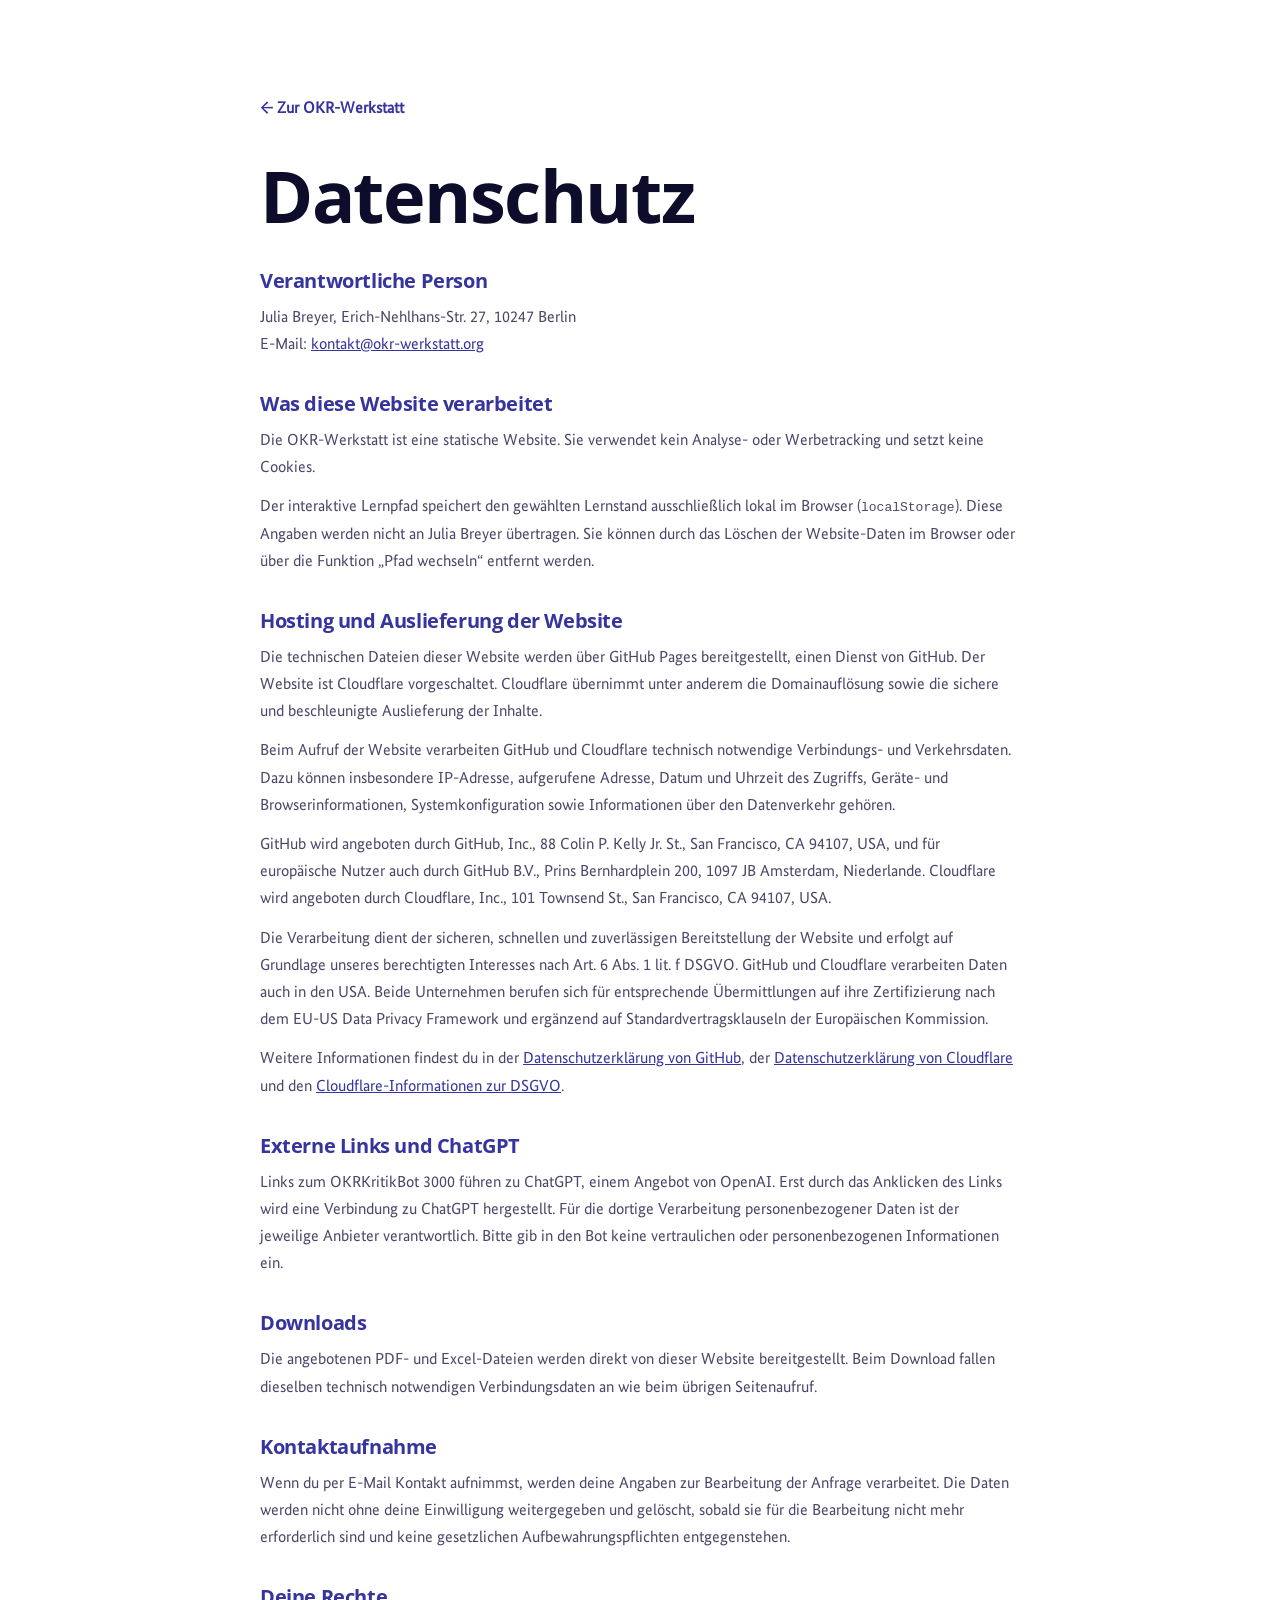
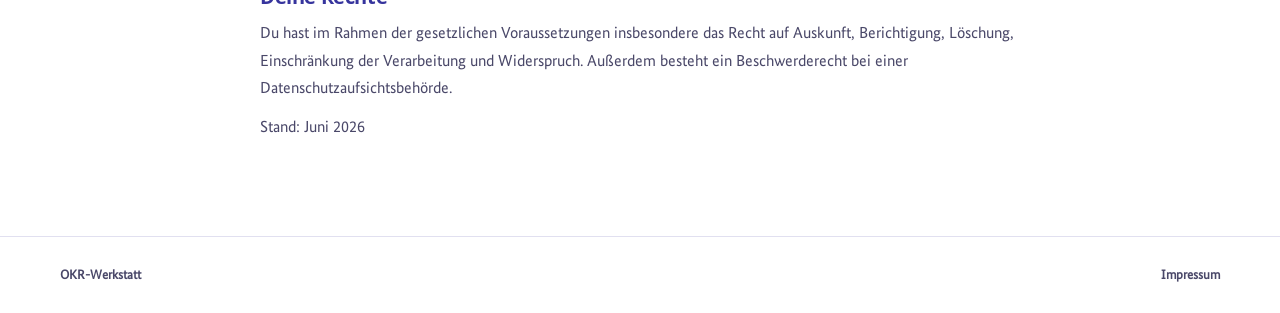
<file: datenschutz.html>
<!DOCTYPE html>
<html lang="de">
<head>
<meta charset="UTF-8" />
<meta name="viewport" content="width=device-width, initial-scale=1.0" />
<meta name="description" content="Datenschutzhinweise der OKR-Werkstatt." />
<title>Datenschutz | OKR-Werkstatt</title>
<link rel="stylesheet" href="shared/tokens.css?v=20260711-1" />
<style>
  .page { width: min(760px, 90vw); margin: 0 auto; padding: clamp(48px, 9vw, 96px) 0; }
  .back { display: inline-block; margin-bottom: 38px; color: var(--blau); font-weight: 700; text-decoration: none; }
  h1 { font-size: clamp(2.5rem, 7vw, 4.5rem); color: var(--dunkel); }
  h2 { margin-top: 36px; font-size: 1.25rem; color: var(--blau); }
  p, li { margin-top: 12px; line-height: 1.7; color: var(--fg-2); }
  ul { margin: 8px 0 0 22px; }
  a { color: var(--blau); }
  .hosting-note { margin-top: 44px; padding: 20px; background: var(--lavendel); border-radius: 8px; }
</style>
</head>
<body>
<main class="page">
  <a class="back" href="index.html">← Zur OKR-Werkstatt</a>
  <h1>Datenschutz</h1>

  <h2>Verantwortliche Person</h2>
  <p>Julia Breyer, Erich-Nehlhans-Str. 27, 10247 Berlin<br />
  E-Mail: <a href="mailto:kontakt@okr-werkstatt.org">kontakt@okr-werkstatt.org</a></p>

  <h2>Was diese Website verarbeitet</h2>
  <p>Die OKR-Werkstatt ist eine statische Website. Sie verwendet kein Analyse- oder Werbetracking und setzt keine Cookies.</p>
  <p>Der interaktive Lernpfad speichert den gewählten Lernstand ausschließlich lokal im Browser (<code>localStorage</code>). Diese Angaben werden nicht an Julia Breyer übertragen. Sie können durch das Löschen der Website-Daten im Browser oder über die Funktion „Pfad wechseln“ entfernt werden.</p>

  <h2>Hosting und Auslieferung der Website</h2>
  <p>Die technischen Dateien dieser Website werden über GitHub Pages bereitgestellt, einen Dienst von GitHub. Der Website ist Cloudflare vorgeschaltet. Cloudflare übernimmt unter anderem die Domainauflösung sowie die sichere und beschleunigte Auslieferung der Inhalte.</p>
  <p>Beim Aufruf der Website verarbeiten GitHub und Cloudflare technisch notwendige Verbindungs- und Verkehrsdaten. Dazu können insbesondere IP-Adresse, aufgerufene Adresse, Datum und Uhrzeit des Zugriffs, Geräte- und Browserinformationen, Systemkonfiguration sowie Informationen über den Datenverkehr gehören.</p>
  <p>GitHub wird angeboten durch GitHub, Inc., 88 Colin P. Kelly Jr. St., San Francisco, CA 94107, USA, und für europäische Nutzer auch durch GitHub B.V., Prins Bernhardplein 200, 1097 JB Amsterdam, Niederlande. Cloudflare wird angeboten durch Cloudflare, Inc., 101 Townsend St., San Francisco, CA 94107, USA.</p>
  <p>Die Verarbeitung dient der sicheren, schnellen und zuverlässigen Bereitstellung der Website und erfolgt auf Grundlage unseres berechtigten Interesses nach Art. 6 Abs. 1 lit. f DSGVO. GitHub und Cloudflare verarbeiten Daten auch in den USA. Beide Unternehmen berufen sich für entsprechende Übermittlungen auf ihre Zertifizierung nach dem EU-US Data Privacy Framework und ergänzend auf Standardvertragsklauseln der Europäischen Kommission.</p>
  <p>Weitere Informationen findest du in der <a href="https://docs.github.com/de/site-policy/privacy-policies/github-general-privacy-statement" target="_blank" rel="noopener">Datenschutzerklärung von GitHub</a>, der <a href="https://www.cloudflare.com/privacypolicy/" target="_blank" rel="noopener">Datenschutzerklärung von Cloudflare</a> und den <a href="https://www.cloudflare.com/trust-hub/gdpr/" target="_blank" rel="noopener">Cloudflare-Informationen zur DSGVO</a>.</p>

  <h2>Externe Links und ChatGPT</h2>
  <p>Links zum OKRKritikBot 3000 führen zu ChatGPT, einem Angebot von OpenAI. Erst durch das Anklicken des Links wird eine Verbindung zu ChatGPT hergestellt. Für die dortige Verarbeitung personenbezogener Daten ist der jeweilige Anbieter verantwortlich. Bitte gib in den Bot keine vertraulichen oder personenbezogenen Informationen ein.</p>

  <h2>Downloads</h2>
  <p>Die angebotenen PDF- und Excel-Dateien werden direkt von dieser Website bereitgestellt. Beim Download fallen dieselben technisch notwendigen Verbindungsdaten an wie beim übrigen Seitenaufruf.</p>

  <h2>Kontaktaufnahme</h2>
  <p>Wenn du per E-Mail Kontakt aufnimmst, werden deine Angaben zur Bearbeitung der Anfrage verarbeitet. Die Daten werden nicht ohne deine Einwilligung weitergegeben und gelöscht, sobald sie für die Bearbeitung nicht mehr erforderlich sind und keine gesetzlichen Aufbewahrungspflichten entgegenstehen.</p>

  <h2>Deine Rechte</h2>
  <p>Du hast im Rahmen der gesetzlichen Voraussetzungen insbesondere das Recht auf Auskunft, Berichtigung, Löschung, Einschränkung der Verarbeitung und Widerspruch. Außerdem besteht ein Beschwerderecht bei einer Datenschutzaufsichtsbehörde.</p>

  <p>Stand: Juni 2026</p>
</main>
<footer class="legal-footer">
  <div class="legal-footer-inner">
    <a href="index.html">OKR-Werkstatt</a>
    <span class="legal-footer-links"><a href="impressum.html">Impressum</a></span>
  </div>
</footer>
</body>
</html>
</file>
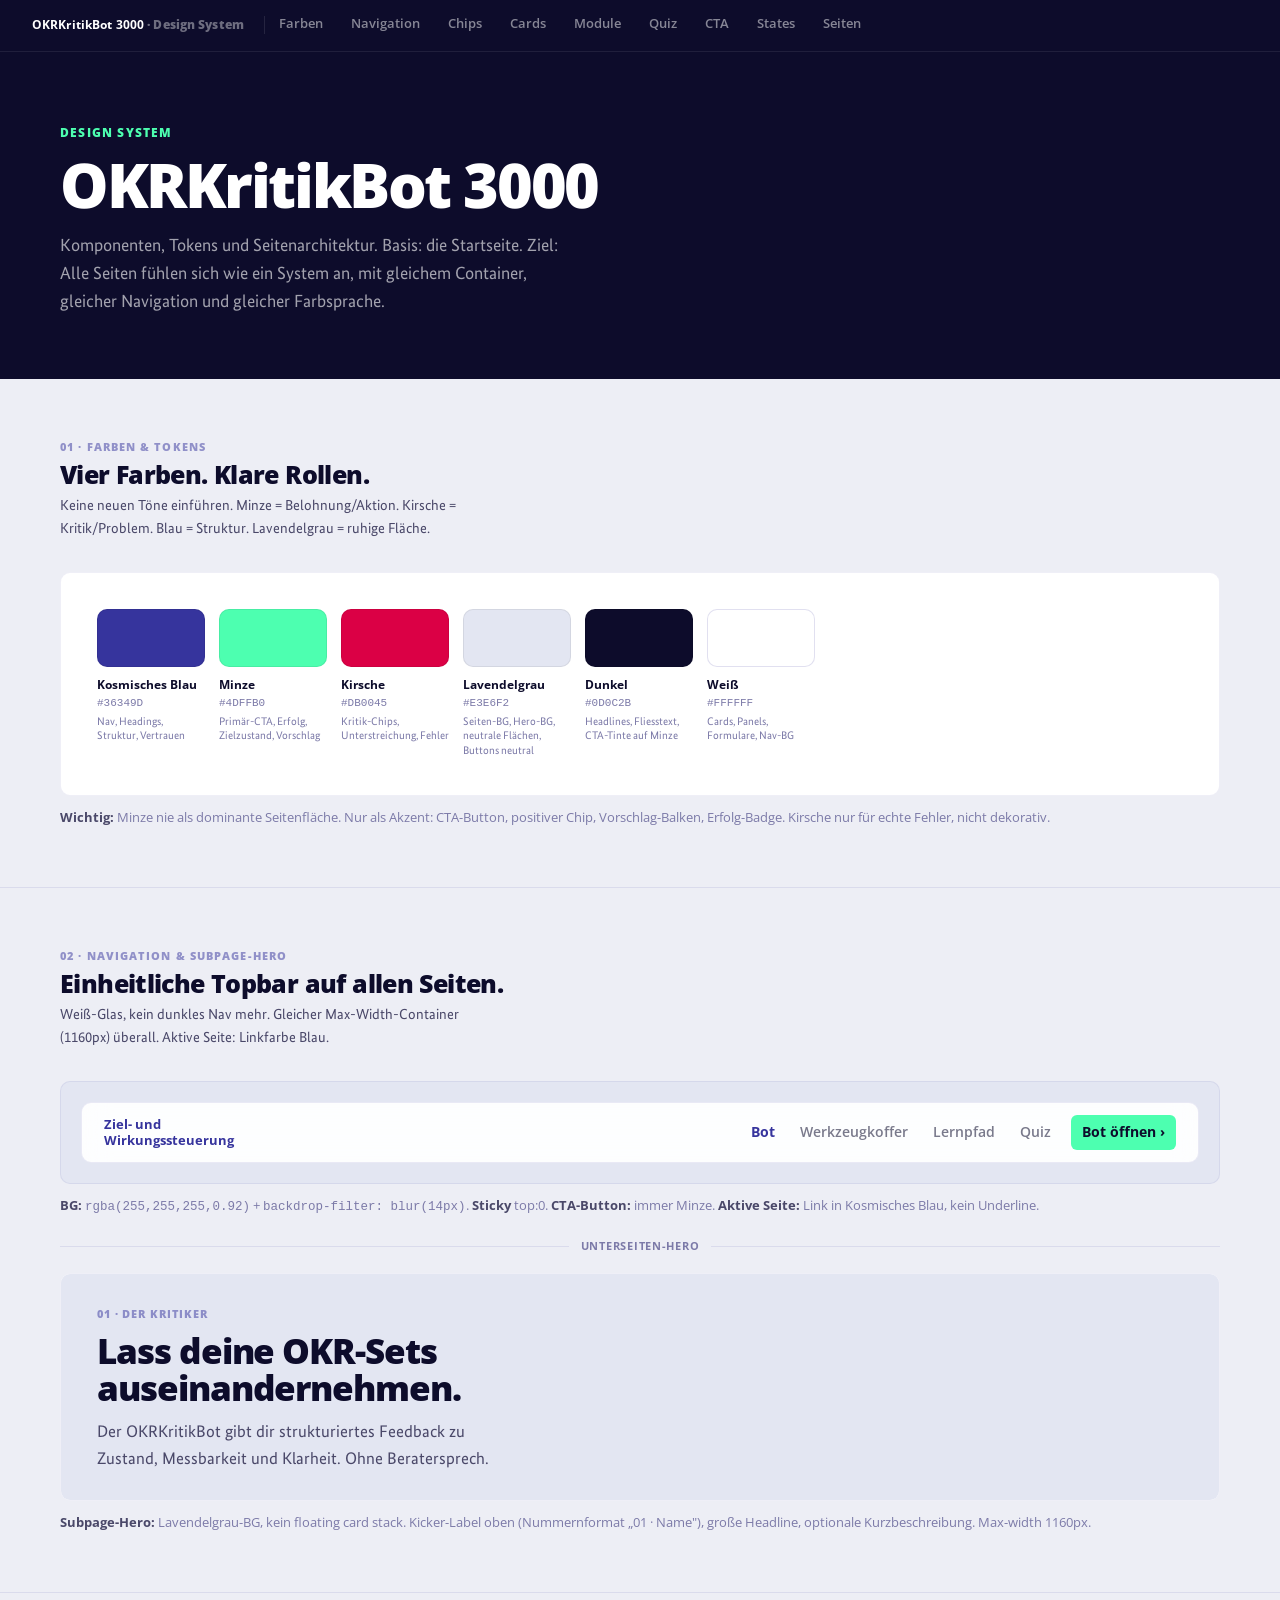
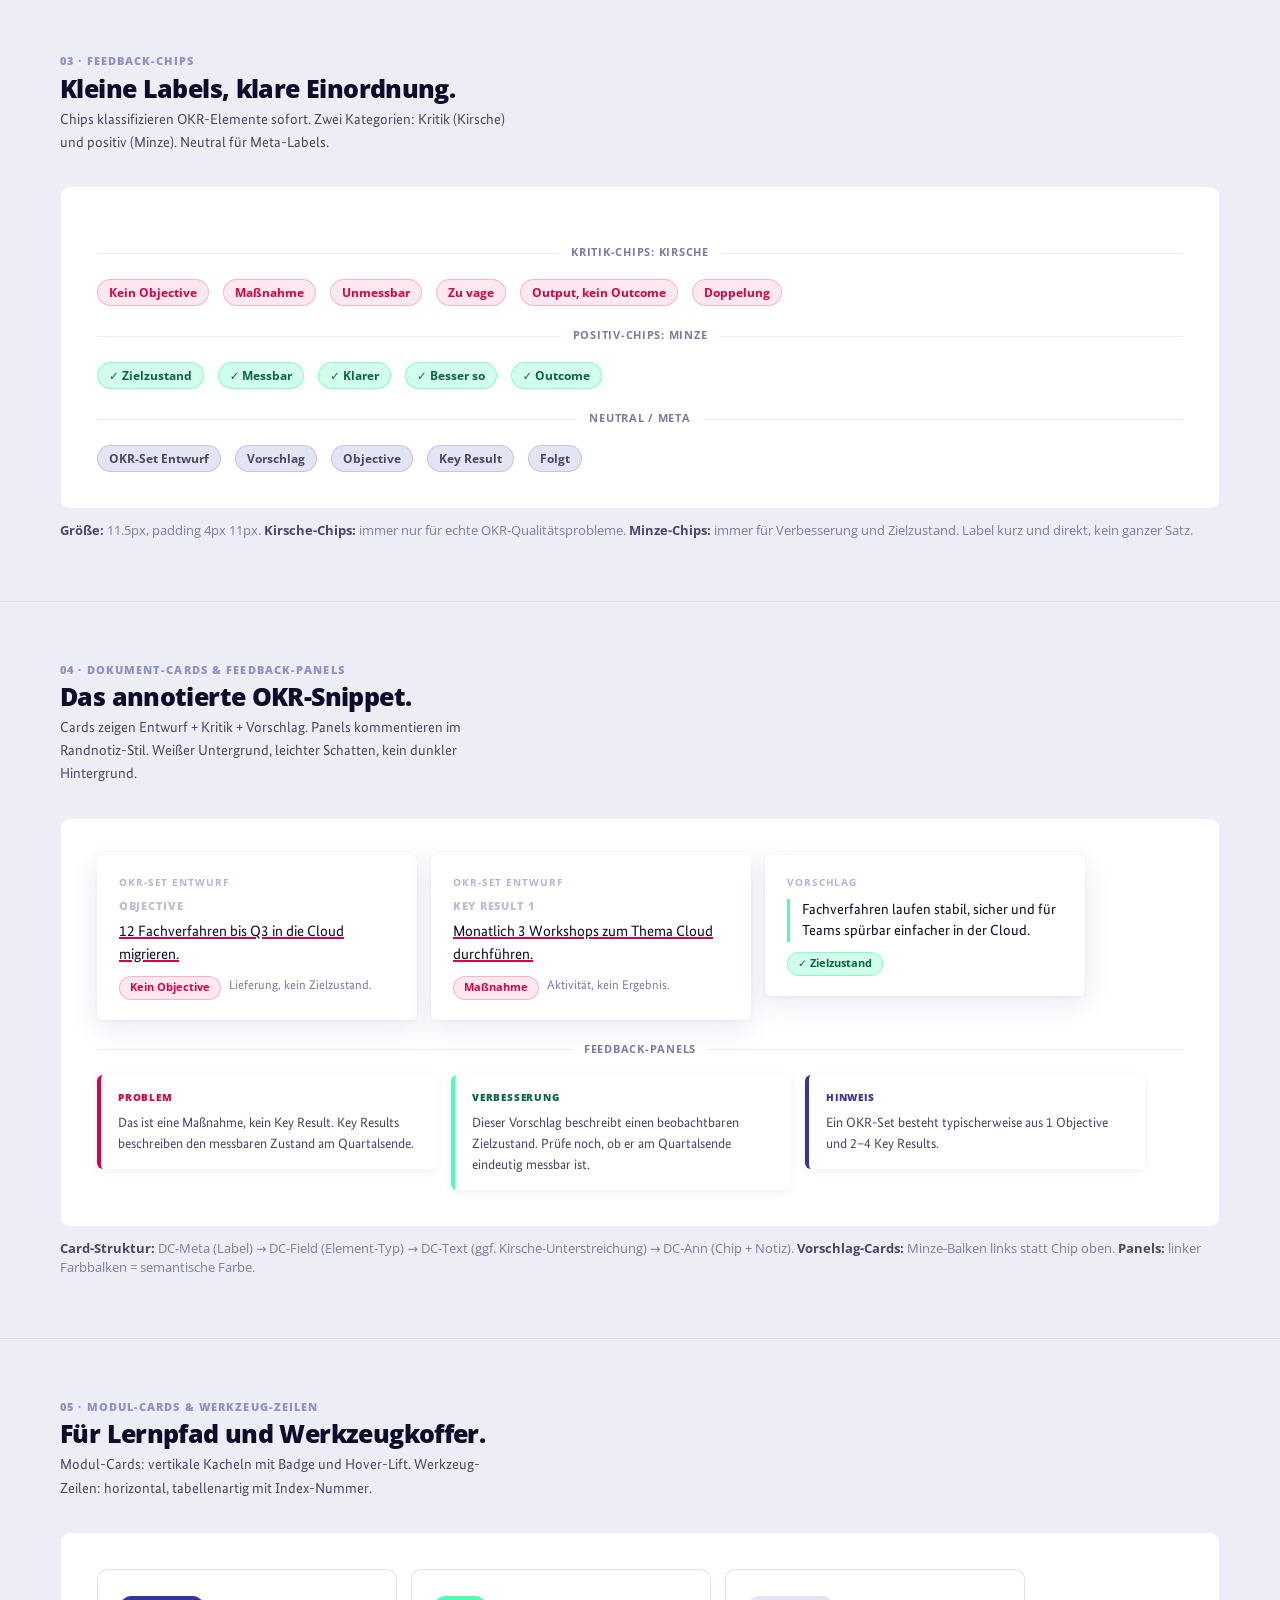
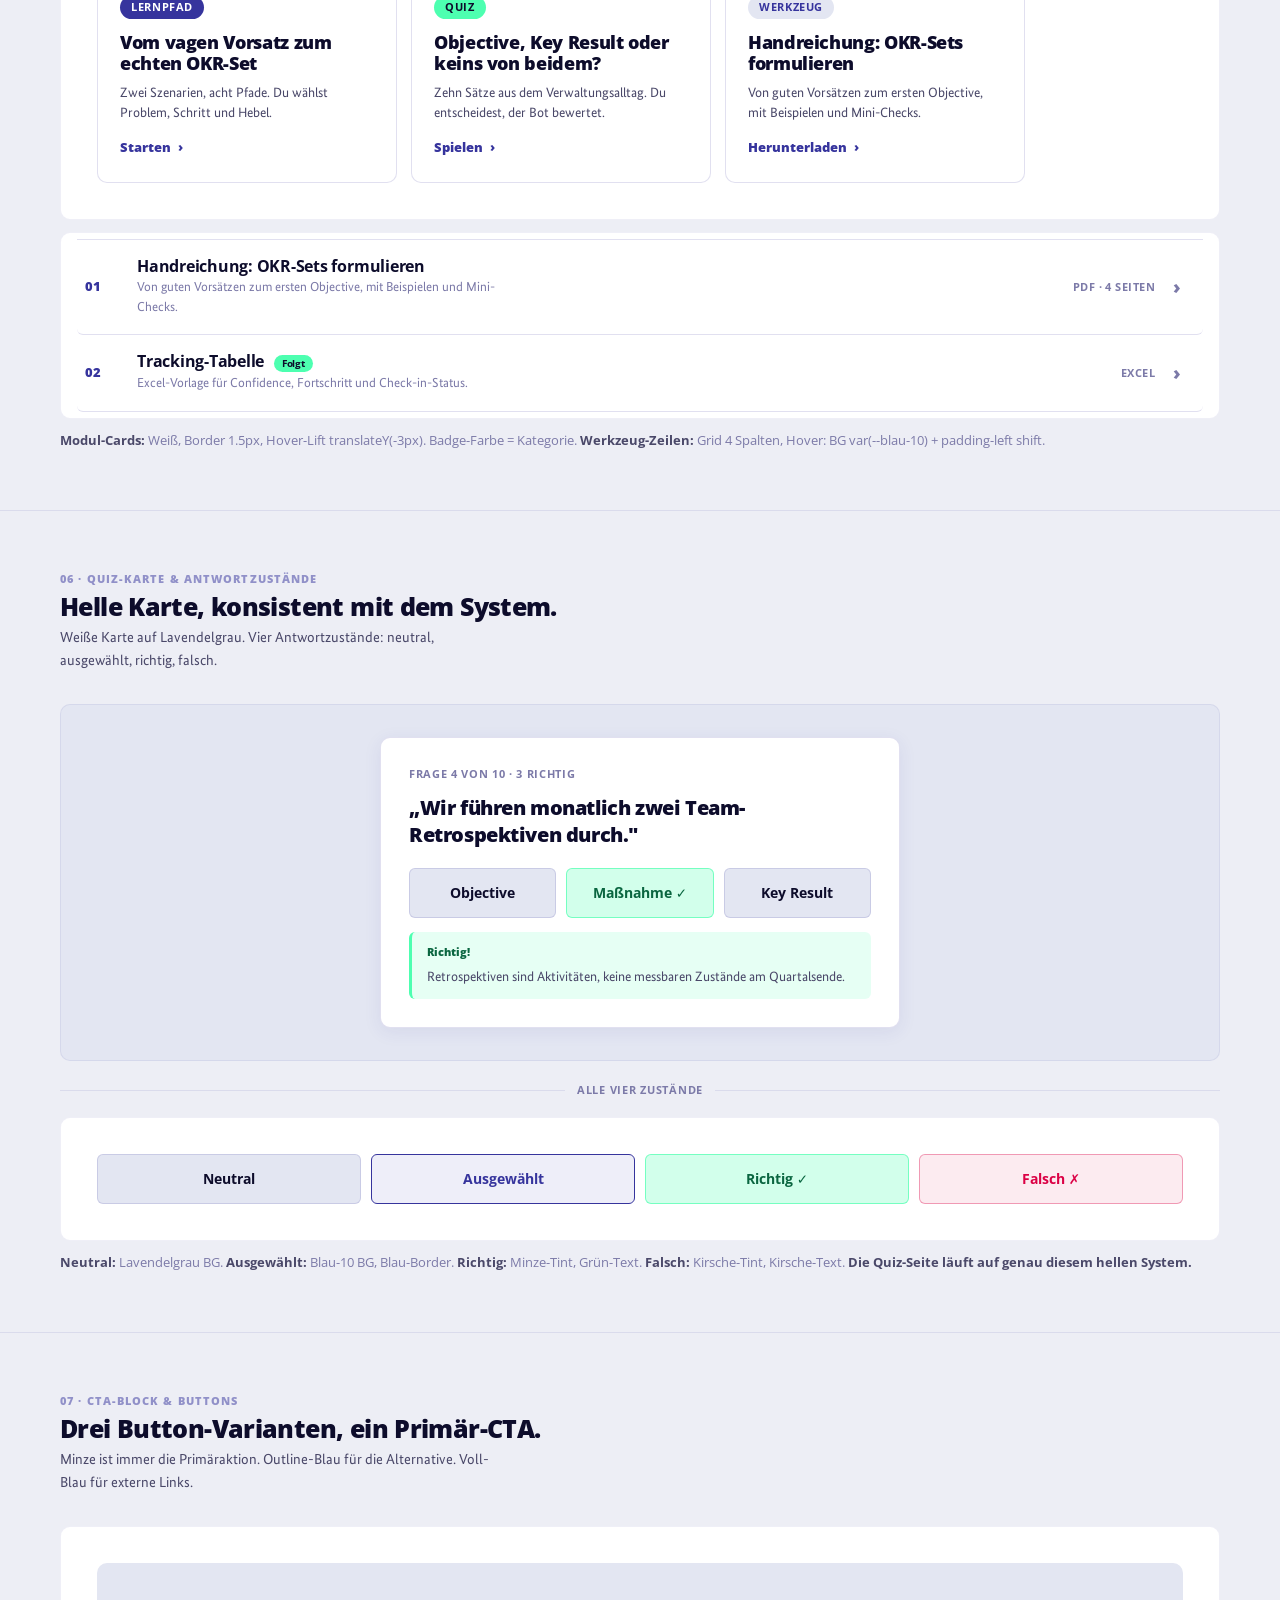
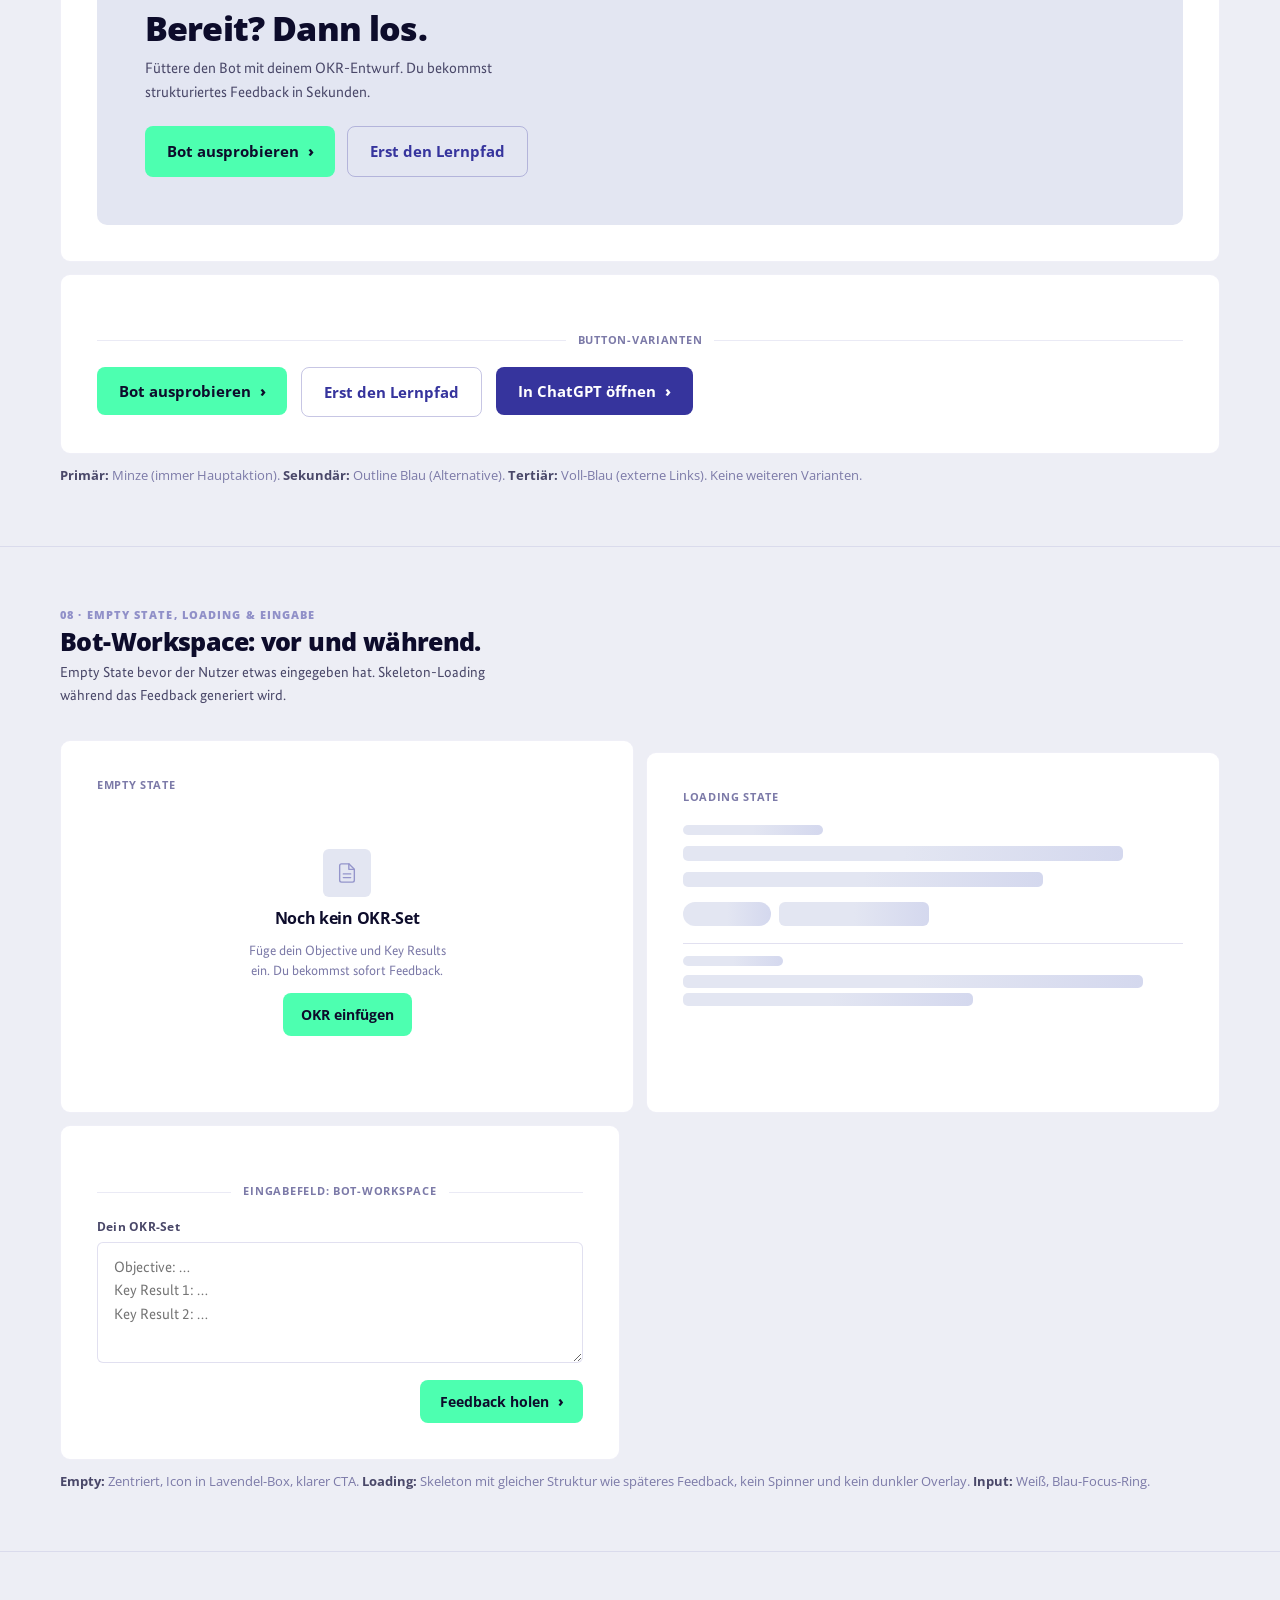
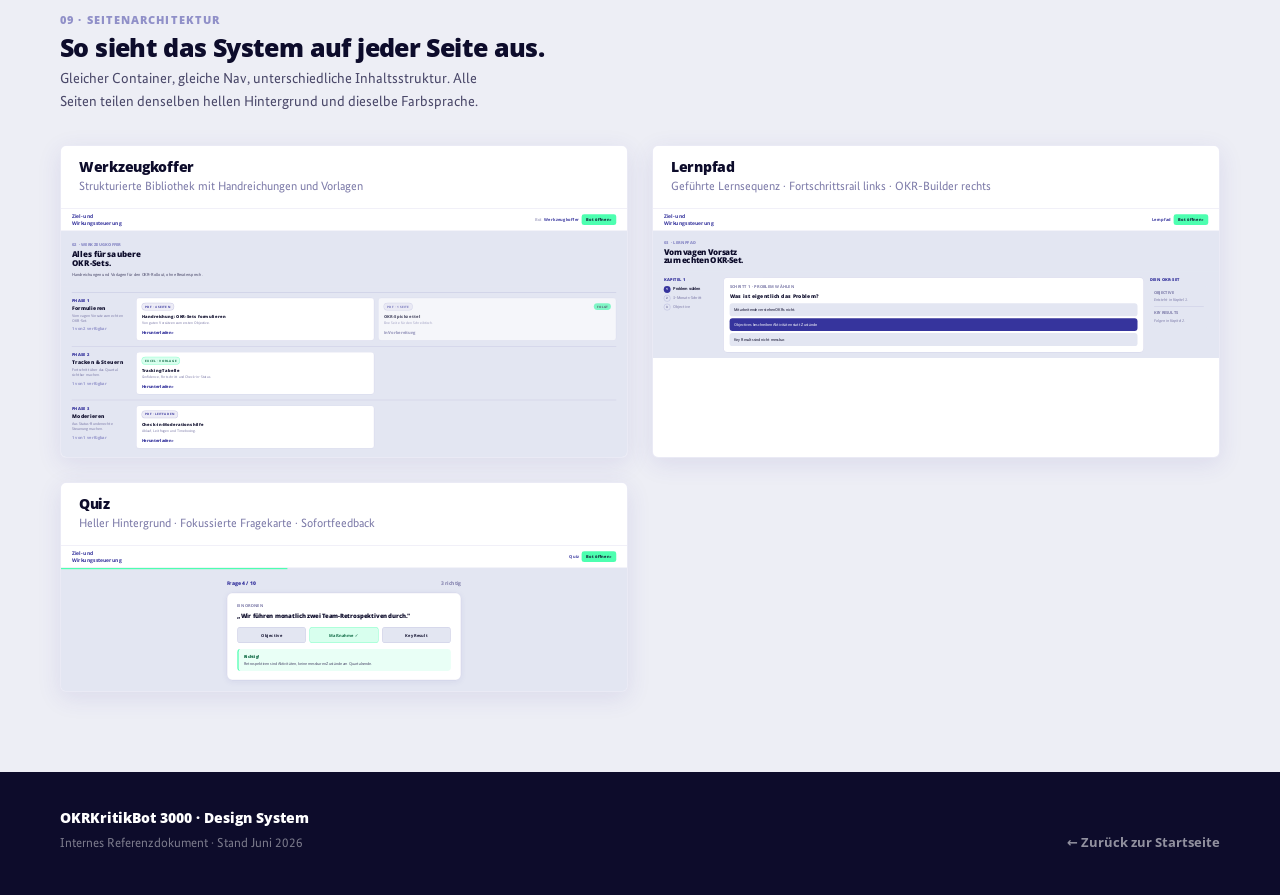
<file: design-system.html>
<!DOCTYPE html>
<html lang="de">
<head>
<meta charset="UTF-8" />
<meta name="viewport" content="width=device-width, initial-scale=1.0" />
<title>Design System | OKRKritikBot 3000</title>
<link rel="stylesheet" href="shared/tokens.css?v=20260625-2" />
<style>
  body { background: #EDEEF5; --r-card: 6px; --r-panel: 10px; }
  .wrap { width: min(1160px, 92vw); margin-inline: auto; }

  /* ── DS META NAV ── */
  .ds-bar {
    position: sticky; top: 0; z-index: 60;
    background: var(--dunkel); color: #fff;
    display: flex; align-items: center; gap: 0;
    border-bottom: 1px solid rgba(255,255,255,0.08);
  }
  .ds-bar .sys-label {
    font-family: var(--display); font-weight: 800; font-size: 12px;
    color: rgba(255,255,255,0.4); padding: 0 20px 0 clamp(16px,3vw,32px);
    white-space: nowrap; letter-spacing: 0.01em;
    border-right: 1px solid rgba(255,255,255,0.1);
  }
  .ds-bar .sys-label strong { color: #fff; }
  .ds-bar nav { display: flex; gap: 0; overflow-x: auto; scrollbar-width: none; }
  .ds-bar nav a {
    font-family: var(--display); font-weight: 600; font-size: 12.5px;
    color: rgba(255,255,255,0.5); text-decoration: none;
    padding: 15px 14px; white-space: nowrap;
    border-bottom: 2px solid transparent;
    transition: color .18s, border-color .18s;
  }
  .ds-bar nav a:hover { color: #fff; }

  /* ── SECTION STRUCTURE ── */
  .ds-sec { padding: 60px 0; border-bottom: 1px solid rgba(54,52,157,0.1); }
  .ds-sec:last-child { border-bottom: none; padding-bottom: 80px; }
  .sec-head { margin-bottom: 32px; }
  .sec-num { font-family: var(--display); font-weight: 800; font-size: 11px; letter-spacing: 0.1em; text-transform: uppercase; color: var(--blau); opacity: 0.5; margin-bottom: 5px; }
  .sec-title { font-family: var(--display); font-weight: 800; font-size: 1.55rem; letter-spacing: -0.025em; color: var(--dunkel); }
  .sec-sub { font-size: 14.5px; color: var(--fg-2); line-height: 1.6; max-width: 64ch; margin-top: 7px; }

  /* ── CANVAS ── */
  .canvas { background: #fff; border-radius: var(--r-panel); padding: clamp(20px,3.5vw,36px); border: 1px solid rgba(54,52,157,0.08); }
  .canvas + .canvas { margin-top: 12px; }
  .canvas.lav { background: var(--lavendel); }
  .canvas-row { display: flex; gap: 14px; flex-wrap: wrap; align-items: flex-start; }
  .canvas-2col { display: grid; grid-template-columns: 1fr 1fr; gap: 12px; }
  @media (max-width: 680px) { .canvas-2col { grid-template-columns: 1fr; } }
  .divider { display: flex; align-items: center; gap: 12px; margin: 22px 0 18px; }
  .divider::before, .divider::after { content:''; flex:1; height:1px; background: rgba(54,52,157,0.1); }
  .divider span { font-family: var(--display); font-weight: 700; font-size: 10.5px; color: var(--fg-muted); text-transform: uppercase; letter-spacing: 0.07em; white-space: nowrap; }
  .note { font-family: var(--display); font-size: 12.5px; color: var(--fg-muted); line-height: 1.55; margin-top: 12px; }
  .note b { color: var(--fg-2); }

  /* ── COLORS ── */
  .swatches { display: flex; gap: 14px; flex-wrap: wrap; }
  .swatch { width: 108px; }
  .swatch .blob { height: 58px; border-radius: 10px; border: 1px solid rgba(0,0,0,0.07); margin-bottom: 9px; }
  .swatch .name { font-family: var(--display); font-weight: 700; font-size: 12px; color: var(--dunkel); }
  .swatch .hex { font-family: monospace; font-size: 11px; color: var(--fg-muted); margin-top: 1px; }
  .swatch .role { font-size: 11px; color: var(--fg-muted); line-height: 1.35; margin-top: 3px; }

  /* ── NAV DEMO ── */
  .nav-demo {
    background: rgba(255,255,255,0.93); backdrop-filter: blur(14px);
    border-radius: var(--r-panel); border: 1px solid rgba(54,52,157,0.1);
    padding: 12px 22px; display: flex; align-items: center; justify-content: space-between;
  }
  .nav-demo .brand { font-family: var(--display); font-weight: 700; font-size: 13px; color: var(--blau); line-height: 1.25; }
  .nav-demo .links { display: flex; align-items: center; gap: 3px; }
  .nav-demo .links a { font-family: var(--display); font-weight: 600; font-size: 13.5px; text-decoration: none; color: rgba(13,12,43,0.55); padding: 7px 11px; border-radius: 6px; }
  .nav-demo .links a.act { color: var(--blau); font-weight: 700; }
  .nav-demo .links a.cta-btn { background: var(--minze); color: var(--dunkel); font-weight: 700; margin-left: 6px; }

  /* ── SUBPAGE HERO ── */
  .sub-hero-demo { background: var(--lavendel); border-radius: var(--r-panel); padding: 32px 36px 28px; }
  .sub-hero-demo .kicker { font-family: var(--display); font-weight: 800; font-size: 11px; letter-spacing: 0.08em; text-transform: uppercase; color: rgba(54,52,157,0.5); margin-bottom: 10px; }
  .sub-hero-demo h2 { font-size: 2.2rem; font-weight: 800; letter-spacing: -0.03em; color: var(--dunkel); line-height: 1.05; }
  .sub-hero-demo p { font-size: 1.05rem; color: var(--fg-2); line-height: 1.6; margin-top: 12px; max-width: 52ch; }

  /* ── CHIPS ── */
  .chip { font-family: var(--display); font-weight: 700; font-size: 11.5px; padding: 4px 11px; border-radius: 999px; white-space: nowrap; display: inline-flex; align-items: center; }
  .chip.crit { color: var(--kirsche); background: rgba(219,0,69,0.09); border: 1px solid rgba(219,0,69,0.22); }
  .chip.pos  { color: #0a6640; background: rgba(77,255,176,0.26); border: 1px solid rgba(77,255,176,0.6); }
  .chip.neu  { color: var(--fg-2); background: var(--lavendel); border: 1px solid rgba(54,52,157,0.18); }

  /* ── DOC CARD ── */
  .doc-card { background: #fff; border-radius: var(--r-card); box-shadow: 0 8px 28px rgba(54,52,157,0.11), 0 1px 4px rgba(54,52,157,0.06); padding: 20px 22px; font-family: var(--body); max-width: 320px; }
  .dc-meta  { font-family: var(--display); font-weight: 700; font-size: 10px; letter-spacing: 0.09em; text-transform: uppercase; color: rgba(54,52,157,0.38); margin-bottom: 9px; }
  .dc-field { font-family: var(--display); font-weight: 800; font-size: 10.5px; letter-spacing: 0.07em; text-transform: uppercase; color: #c0bdd8; margin-bottom: 6px; }
  .dc-text  { font-size: 15px; line-height: 1.48; color: var(--dunkel); }
  .dc-text.ul { text-decoration: underline; text-decoration-color: var(--kirsche); text-decoration-thickness: 2px; }
  .dc-ann   { display: flex; align-items: flex-start; gap: 8px; margin-top: 11px; }
  .dc-note  { font-size: 12.5px; color: var(--fg-muted); line-height: 1.4; }
  .dc-better { font-size: 14.5px; color: var(--dunkel); line-height: 1.5; border-left: 3px solid var(--minze); padding-left: 12px; margin-top: 8px; }

  /* ── FEEDBACK PANEL ── */
  .fp { background: #fff; border-radius: var(--r-card); border-left: 4px solid var(--kirsche); padding: 15px 17px; box-shadow: 0 2px 10px rgba(54,52,157,0.07); max-width: 340px; }
  .fp.pos  { border-left-color: var(--minze); }
  .fp.info { border-left-color: var(--blau); }
  .fp-lbl  { font-family: var(--display); font-weight: 800; font-size: 10px; letter-spacing: 0.08em; text-transform: uppercase; color: var(--kirsche); margin-bottom: 7px; }
  .fp.pos  .fp-lbl { color: #0a6640; }
  .fp.info .fp-lbl { color: var(--blau); }
  .fp-txt  { font-size: 13.5px; color: var(--fg-2); line-height: 1.55; }

  /* ── MODULE CARD ── */
  .mod-card { background: #fff; border: 1.5px solid var(--line); border-radius: var(--r-panel); padding: 24px 22px; max-width: 300px; cursor: pointer; transition: all .2s; }
  .mod-card:hover { border-color: var(--blau-40); box-shadow: 0 14px 36px rgba(54,52,157,0.12); transform: translateY(-3px); }
  .mc-badge { display: inline-flex; font-family: var(--display); font-weight: 700; font-size: 10.5px; letter-spacing: 0.06em; text-transform: uppercase; padding: 4px 11px; border-radius: 999px; margin-bottom: 13px; }
  .mc-badge.lern { background: var(--blau); color: #fff; }
  .mc-badge.quiz { background: var(--minze); color: var(--dunkel); }
  .mc-badge.tool { background: var(--lavendel); color: var(--blau); }
  .mod-card h3 { font-size: 1.12rem; font-weight: 800; letter-spacing: -0.02em; color: var(--dunkel); line-height: 1.12; }
  .mod-card p  { font-size: 13.5px; color: var(--fg-2); line-height: 1.5; margin-top: 9px; }
  .mc-cta { margin-top: 16px; font-family: var(--display); font-weight: 800; font-size: 13px; color: var(--blau); display: flex; align-items: center; gap: 7px; }

  /* ── TOOL ROW ── */
  .tool-list { border-top: 1px solid var(--line); }
  .tool-row { display: grid; grid-template-columns: 34px 1fr auto 22px; gap: 18px; align-items: center; padding: 18px 8px; border-bottom: 1px solid var(--line); text-decoration: none; color: inherit; transition: background .2s, padding-left .2s; border-radius: 6px; }
  .tool-row:hover { background: var(--blau-10); padding-left: 16px; }
  .tool-row .t-idx { font-family: var(--display); font-weight: 800; font-size: 13px; color: var(--blau); }
  .tool-row h4 { font-size: 1rem; font-weight: 700; color: var(--dunkel); letter-spacing: -0.015em; }
  .tool-row p  { font-size: 13px; color: var(--fg-muted); margin-top: 3px; max-width: 52ch; }
  .tool-row .t-kind { font-family: var(--display); font-weight: 700; font-size: 11px; color: var(--fg-muted); letter-spacing: 0.04em; text-transform: uppercase; }
  .tool-row .t-go { font-family: var(--display); font-weight: 800; font-size: 1.2rem; color: var(--fg-muted); letter-spacing: -0.06em; transition: color .2s, transform .2s; }
  .tool-row:hover .t-go { color: var(--blau); transform: translateX(4px); }

  /* ── QUIZ ── */
  .q-card { background: #fff; border-radius: var(--r-panel); padding: 28px; border: 1px solid var(--line); box-shadow: 0 4px 18px rgba(54,52,157,0.08); max-width: 560px; }
  .q-ctx  { font-family: var(--display); font-weight: 700; font-size: 11px; letter-spacing: 0.06em; text-transform: uppercase; color: var(--fg-muted); margin-bottom: 12px; }
  .q-stmt { font-family: var(--display); font-weight: 800; font-size: 1.28rem; letter-spacing: -0.02em; line-height: 1.3; color: var(--dunkel); }
  .q-opts { display: grid; grid-template-columns: repeat(3,1fr); gap: 10px; margin-top: 20px; }
  .qopt   { font-family: var(--display); font-weight: 700; font-size: 13.5px; padding: 14px 10px; border-radius: var(--r-card); border: 1.5px solid var(--line); background: var(--lavendel); color: var(--dunkel); text-align: center; cursor: pointer; transition: all .18s; }
  .qopt:hover    { border-color: var(--blau-40); background: var(--blau-10); }
  .qopt.selected { border-color: var(--blau); background: var(--blau-10); color: var(--blau); }
  .qopt.correct  { background: rgba(77,255,176,0.25); border-color: rgba(77,255,176,0.7); color: #0a6640; }
  .qopt.wrong    { background: rgba(219,0,69,0.08); border-color: rgba(219,0,69,0.35); color: var(--kirsche); }
  .q-feedback { margin-top: 14px; border-radius: var(--r-card); padding: 13px 15px; }
  .q-feedback.ok  { background: rgba(77,255,176,0.14); border-left: 3px solid var(--minze); }
  .q-feedback.err { background: rgba(219,0,69,0.07); border-left: 3px solid var(--kirsche); }
  .qf-lbl { font-family: var(--display); font-weight: 800; font-size: 10.5px; color: #0a6640; margin-bottom: 5px; }
  .q-feedback.err .qf-lbl { color: var(--kirsche); }
  .qf-txt { font-size: 13.5px; color: var(--fg-2); line-height: 1.5; }

  /* ── BUTTONS ── */
  .btn { font-family: var(--display); font-weight: 700; font-size: 15px; cursor: pointer; border: none; border-radius: 8px; padding: 13px 22px; text-decoration: none; display: inline-flex; align-items: center; gap: 9px; transition: transform .15s, filter .2s; }
  .btn:active { transform: scale(0.97); }
  .btn-mint    { background: var(--minze); color: var(--dunkel); }
  .btn-mint:hover { filter: brightness(1.07); }
  .btn-outline { background: transparent; color: var(--blau); border: 1.5px solid rgba(54,52,157,0.28); }
  .btn-outline:hover { background: rgba(54,52,157,0.06); }
  .btn-blau    { background: var(--blau); color: #fff; }
  .btn-blau:hover { filter: brightness(1.1); }

  /* ── CTA BLOCK ── */
  .cta-block { background: var(--lavendel); border-radius: var(--r-panel); padding: clamp(28px,4vw,48px); }
  .cta-block h2 { font-size: clamp(1.5rem,2.8vw,2.1rem); font-weight: 800; letter-spacing: -0.025em; color: var(--dunkel); max-width: 26ch; }
  .cta-block .cta-sub { font-size: 15px; color: var(--fg-2); line-height: 1.6; max-width: 48ch; margin-top: 10px; }
  .cta-block .btns { display: flex; gap: 12px; flex-wrap: wrap; margin-top: 22px; }

  /* ── EMPTY / LOADING ── */
  .empty-state { display: flex; flex-direction: column; align-items: center; justify-content: center; padding: 40px 24px; gap: 13px; text-align: center; }
  .empty-icon  { width: 48px; height: 48px; border-radius: var(--r-card); background: var(--lavendel); display: grid; place-items: center; }
  .empty-state h4 { font-family: var(--display); font-weight: 700; font-size: 1rem; color: var(--dunkel); }
  .empty-state p  { font-size: 13.5px; color: var(--fg-muted); max-width: 30ch; line-height: 1.5; }
  .skel { border-radius: 5px; background: linear-gradient(90deg, var(--lavendel) 25%, #d4d8ee 50%, var(--lavendel) 75%); background-size: 200% 100%; animation: sh 1.6s infinite; }
  @keyframes sh { 0% { background-position: 200% 0; } 100% { background-position: -200% 0; } }

  /* ── INPUT ── */
  .input-label { font-family: var(--display); font-weight: 700; font-size: 12px; color: var(--fg-2); letter-spacing: 0.02em; display: block; margin-bottom: 6px; }
  .input-field { font-family: var(--body); font-size: 15px; color: var(--dunkel); background: #fff; border: 1.5px solid var(--line); border-radius: var(--r-card); padding: 13px 16px; width: 100%; outline: none; transition: border-color .2s; resize: vertical; line-height: 1.55; }
  .input-field:focus { border-color: var(--blau); }

  /* ── PAGE THUMBNAILS ── */
  .page-grid { display: grid; grid-template-columns: 1fr 1fr; gap: 24px; }
  @media (max-width: 760px) { .page-grid { grid-template-columns: 1fr; } }
  .page-thumb { background: #fff; border-radius: var(--r-card); overflow: hidden; border: 1px solid rgba(54,52,157,0.1); box-shadow: 0 6px 24px rgba(54,52,157,0.1); }
  .thumb-meta { padding: 14px 18px 13px; border-bottom: 1px solid rgba(54,52,157,0.07); }
  .thumb-meta h3 { font-family: var(--display); font-weight: 800; font-size: 14px; color: var(--dunkel); }
  .thumb-meta p  { font-size: 12px; color: var(--fg-muted); margin-top: 2px; }
  .artboard-frame { position: relative; overflow: hidden; }
  .artboard { width: 1160px; transform-origin: top left; background: var(--lavendel); }

  /* ── PAGE HEADER HERO ── */
  header.main-hero {
    background: var(--dunkel);
    padding: 72px 0 64px;
    color: #fff;
  }
  .hero-tag { font-family: var(--display); font-weight: 800; font-size: 12px; letter-spacing: 0.1em; text-transform: uppercase; color: var(--minze); margin-bottom: 14px; }
  header.main-hero h1 { font-size: clamp(2.4rem,5vw,3.8rem); font-weight: 800; letter-spacing: -0.04em; line-height: 0.97; }
  header.main-hero p  { font-size: 1.1rem; color: rgba(255,255,255,0.62); margin-top: 16px; max-width: 58ch; line-height: 1.6; }

  /* ── PROGRESS ── */
  .prog-bar { height: 3px; background: rgba(54,52,157,0.12); border-radius: 999px; overflow: hidden; }
  .prog-fill { height: 100%; background: var(--blau); border-radius: 999px; }
</style>
</head>
<body>

<!-- DS META NAV -->
<div class="ds-bar">
  <div class="sys-label"><strong>OKRKritikBot 3000</strong> · Design System</div>
  <nav>
    <a href="#tokens">Farben</a>
    <a href="#nav">Navigation</a>
    <a href="#chips">Chips</a>
    <a href="#cards">Cards</a>
    <a href="#modules">Module</a>
    <a href="#quiz-sec">Quiz</a>
    <a href="#cta-sec">CTA</a>
    <a href="#states">States</a>
    <a href="#pages">Seiten</a>
  </nav>
</div>

<!-- HEADER -->
<header class="main-hero">
  <div class="wrap">
    <div class="hero-tag">Design System</div>
    <h1>OKRKritikBot 3000</h1>
    <p>Komponenten, Tokens und Seitenarchitektur. Basis: die Startseite. Ziel: Alle Seiten fühlen sich wie ein System an, mit gleichem Container, gleicher Navigation und gleicher Farbsprache.</p>
  </div>
</header>

<main>

<!-- ── 01 FARBEN ── -->
<section class="ds-sec" id="tokens">
  <div class="wrap">
    <div class="sec-head">
      <div class="sec-num">01 · Farben &amp; Tokens</div>
      <h2 class="sec-title">Vier Farben. Klare Rollen.</h2>
      <p class="sec-sub">Keine neuen Töne einführen. Minze = Belohnung/Aktion. Kirsche = Kritik/Problem. Blau = Struktur. Lavendelgrau = ruhige Fläche.</p>
    </div>
    <div class="canvas">
      <div class="swatches">
        <div class="swatch">
          <div class="blob" style="background:#36349D;"></div>
          <div class="name">Kosmisches Blau</div>
          <div class="hex">#36349D</div>
          <div class="role">Nav, Headings, Struktur, Vertrauen</div>
        </div>
        <div class="swatch">
          <div class="blob" style="background:#4DFFB0;"></div>
          <div class="name">Minze</div>
          <div class="hex">#4DFFB0</div>
          <div class="role">Primär-CTA, Erfolg, Zielzustand, Vorschlag</div>
        </div>
        <div class="swatch">
          <div class="blob" style="background:#DB0045;"></div>
          <div class="name">Kirsche</div>
          <div class="hex">#DB0045</div>
          <div class="role">Kritik-Chips, Unterstreichung, Fehler</div>
        </div>
        <div class="swatch">
          <div class="blob" style="background:#E3E6F2;"></div>
          <div class="name">Lavendelgrau</div>
          <div class="hex">#E3E6F2</div>
          <div class="role">Seiten-BG, Hero-BG, neutrale Flächen, Buttons neutral</div>
        </div>
        <div class="swatch">
          <div class="blob" style="background:#0D0C2B;"></div>
          <div class="name">Dunkel</div>
          <div class="hex">#0D0C2B</div>
          <div class="role">Headlines, Fliesstext, CTA-Tinte auf Minze</div>
        </div>
        <div class="swatch">
          <div class="blob" style="background:#fff; border-color: rgba(54,52,157,0.15) !important;"></div>
          <div class="name">Weiß</div>
          <div class="hex">#FFFFFF</div>
          <div class="role">Cards, Panels, Formulare, Nav-BG</div>
        </div>
      </div>
    </div>
    <p class="note"><b>Wichtig:</b> Minze nie als dominante Seitenfläche. Nur als Akzent: CTA-Button, positiver Chip, Vorschlag-Balken, Erfolg-Badge. Kirsche nur für echte Fehler, nicht dekorativ.</p>
  </div>
</section>

<!-- ── 02 NAVIGATION ── -->
<section class="ds-sec" id="nav">
  <div class="wrap">
    <div class="sec-head">
      <div class="sec-num">02 · Navigation &amp; Subpage-Hero</div>
      <h2 class="sec-title">Einheitliche Topbar auf allen Seiten.</h2>
      <p class="sec-sub">Weiß-Glas, kein dunkles Nav mehr. Gleicher Max-Width-Container (1160px) überall. Aktive Seite: Linkfarbe Blau.</p>
    </div>
    <div class="canvas lav" style="padding: 20px;">
      <div class="nav-demo">
        <div class="brand">Ziel- und<br>Wirkungssteuerung</div>
        <div class="links">
          <a href="#" class="act">Bot</a>
          <a href="#">Werkzeugkoffer</a>
          <a href="#">Lernpfad</a>
          <a href="#">Quiz</a>
          <a href="#" class="cta-btn">Bot öffnen ›</a>
        </div>
      </div>
    </div>
    <p class="note"><b>BG:</b> <code>rgba(255,255,255,0.92)</code> + <code>backdrop-filter: blur(14px)</code>. <b>Sticky</b> top:0. <b>CTA-Button:</b> immer Minze. <b>Aktive Seite:</b> Link in Kosmisches Blau, kein Underline.</p>

    <div class="divider"><span>Unterseiten-Hero</span></div>
    <div class="canvas" style="padding:0; overflow:hidden; border-radius:var(--r-panel);">
      <div class="sub-hero-demo" style="border-radius:0;">
        <div class="kicker">01 · Der Kritiker</div>
        <h2>Lass deine OKR-Sets<br>auseinandernehmen.</h2>
        <p>Der OKRKritikBot gibt dir strukturiertes Feedback zu Zustand, Messbarkeit und Klarheit. Ohne Beratersprech.</p>
      </div>
    </div>
    <p class="note"><b>Subpage-Hero:</b> Lavendelgrau-BG, kein floating card stack. Kicker-Label oben (Nummernformat „01 · Name"), große Headline, optionale Kurzbeschreibung. Max-width 1160px.</p>
  </div>
</section>

<!-- ── 03 CHIPS ── -->
<section class="ds-sec" id="chips">
  <div class="wrap">
    <div class="sec-head">
      <div class="sec-num">03 · Feedback-Chips</div>
      <h2 class="sec-title">Kleine Labels, klare Einordnung.</h2>
      <p class="sec-sub">Chips klassifizieren OKR-Elemente sofort. Zwei Kategorien: Kritik (Kirsche) und positiv (Minze). Neutral für Meta-Labels.</p>
    </div>
    <div class="canvas">
      <div class="divider"><span>Kritik-Chips: Kirsche</span></div>
      <div class="canvas-row">
        <span class="chip crit">Kein Objective</span>
        <span class="chip crit">Maßnahme</span>
        <span class="chip crit">Unmessbar</span>
        <span class="chip crit">Zu vage</span>
        <span class="chip crit">Output, kein Outcome</span>
        <span class="chip crit">Doppelung</span>
      </div>
      <div class="divider"><span>Positiv-Chips: Minze</span></div>
      <div class="canvas-row">
        <span class="chip pos">✓ Zielzustand</span>
        <span class="chip pos">✓ Messbar</span>
        <span class="chip pos">✓ Klarer</span>
        <span class="chip pos">✓ Besser so</span>
        <span class="chip pos">✓ Outcome</span>
      </div>
      <div class="divider"><span>Neutral / Meta</span></div>
      <div class="canvas-row">
        <span class="chip neu">OKR-Set Entwurf</span>
        <span class="chip neu">Vorschlag</span>
        <span class="chip neu">Objective</span>
        <span class="chip neu">Key Result</span>
        <span class="chip neu">Folgt</span>
      </div>
    </div>
    <p class="note"><b>Größe:</b> 11.5px, padding 4px 11px. <b>Kirsche-Chips:</b> immer nur für echte OKR-Qualitätsprobleme. <b>Minze-Chips:</b> immer für Verbesserung und Zielzustand. Label kurz und direkt, kein ganzer Satz.</p>
  </div>
</section>

<!-- ── 04 CARDS ── -->
<section class="ds-sec" id="cards">
  <div class="wrap">
    <div class="sec-head">
      <div class="sec-num">04 · Dokument-Cards &amp; Feedback-Panels</div>
      <h2 class="sec-title">Das annotierte OKR-Snippet.</h2>
      <p class="sec-sub">Cards zeigen Entwurf + Kritik + Vorschlag. Panels kommentieren im Randnotiz-Stil. Weißer Untergrund, leichter Schatten, kein dunkler Hintergrund.</p>
    </div>
    <div class="canvas">
      <div class="canvas-row">
        <div class="doc-card">
          <div class="dc-meta">OKR-Set Entwurf</div>
          <div class="dc-field">Objective</div>
          <div class="dc-text ul">12 Fachverfahren bis Q3 in die Cloud migrieren.</div>
          <div class="dc-ann">
            <span class="chip crit" style="font-size:10.5px;padding:3px 10px;">Kein Objective</span>
            <span class="dc-note">Lieferung, kein Zielzustand.</span>
          </div>
        </div>
        <div class="doc-card">
          <div class="dc-meta">OKR-Set Entwurf</div>
          <div class="dc-field">Key Result 1</div>
          <div class="dc-text ul">Monatlich 3 Workshops zum Thema Cloud durchführen.</div>
          <div class="dc-ann">
            <span class="chip crit" style="font-size:10.5px;padding:3px 10px;">Maßnahme</span>
            <span class="dc-note">Aktivität, kein Ergebnis.</span>
          </div>
        </div>
        <div class="doc-card">
          <div class="dc-meta">Vorschlag</div>
          <div class="dc-better">Fachverfahren laufen stabil, sicher und für Teams spürbar einfacher in der Cloud.</div>
          <div class="dc-ann" style="margin-top:10px;">
            <span class="chip pos" style="font-size:10.5px;padding:3px 10px;">✓ Zielzustand</span>
          </div>
        </div>
      </div>
      <div class="divider"><span>Feedback-Panels</span></div>
      <div class="canvas-row">
        <div class="fp">
          <div class="fp-lbl">Problem</div>
          <div class="fp-txt">Das ist eine Maßnahme, kein Key Result. Key Results beschreiben den messbaren Zustand am Quartalsende.</div>
        </div>
        <div class="fp pos">
          <div class="fp-lbl">Verbesserung</div>
          <div class="fp-txt">Dieser Vorschlag beschreibt einen beobachtbaren Zielzustand. Prüfe noch, ob er am Quartalsende eindeutig messbar ist.</div>
        </div>
        <div class="fp info">
          <div class="fp-lbl">Hinweis</div>
          <div class="fp-txt">Ein OKR-Set besteht typischerweise aus 1 Objective und 2–4 Key Results.</div>
        </div>
      </div>
    </div>
    <p class="note"><b>Card-Struktur:</b> DC-Meta (Label) → DC-Field (Element-Typ) → DC-Text (ggf. Kirsche-Unterstreichung) → DC-Ann (Chip + Notiz). <b>Vorschlag-Cards:</b> Minze-Balken links statt Chip oben. <b>Panels:</b> linker Farbbalken = semantische Farbe.</p>
  </div>
</section>

<!-- ── 05 MODULE & TOOLS ── -->
<section class="ds-sec" id="modules">
  <div class="wrap">
    <div class="sec-head">
      <div class="sec-num">05 · Modul-Cards &amp; Werkzeug-Zeilen</div>
      <h2 class="sec-title">Für Lernpfad und Werkzeugkoffer.</h2>
      <p class="sec-sub">Modul-Cards: vertikale Kacheln mit Badge und Hover-Lift. Werkzeug-Zeilen: horizontal, tabellenartig mit Index-Nummer.</p>
    </div>
    <div class="canvas">
      <div class="canvas-row">
        <div class="mod-card">
          <span class="mc-badge lern">Lernpfad</span>
          <h3>Vom vagen Vorsatz zum echten OKR-Set</h3>
          <p>Zwei Szenarien, acht Pfade. Du wählst Problem, Schritt und Hebel.</p>
          <div class="mc-cta">Starten <span class="chev">›</span></div>
        </div>
        <div class="mod-card">
          <span class="mc-badge quiz">Quiz</span>
          <h3>Objective, Key Result oder keins von beidem?</h3>
          <p>Zehn Sätze aus dem Verwaltungsalltag. Du entscheidest, der Bot bewertet.</p>
          <div class="mc-cta">Spielen <span class="chev">›</span></div>
        </div>
        <div class="mod-card">
          <span class="mc-badge tool">Werkzeug</span>
          <h3>Handreichung: OKR-Sets formulieren</h3>
          <p>Von guten Vorsätzen zum ersten Objective, mit Beispielen und Mini-Checks.</p>
          <div class="mc-cta">Herunterladen <span class="chev">›</span></div>
        </div>
      </div>
    </div>
    <div class="canvas" style="margin-top:12px; padding: 6px 16px;">
      <div class="tool-list">
        <a class="tool-row" href="#">
          <span class="t-idx">01</span>
          <div><h4>Handreichung: OKR-Sets formulieren</h4><p>Von guten Vorsätzen zum ersten Objective, mit Beispielen und Mini-Checks.</p></div>
          <span class="t-kind">PDF · 4 Seiten</span>
          <span class="t-go">›</span>
        </a>
        <a class="tool-row" href="#">
          <span class="t-idx">02</span>
          <div><h4>Tracking-Tabelle <span style="background:var(--minze);color:var(--dunkel);font-size:9.5px;padding:2px 8px;border-radius:999px;font-weight:700;margin-left:6px;">Folgt</span></h4><p>Excel-Vorlage für Confidence, Fortschritt und Check-in-Status.</p></div>
          <span class="t-kind">Excel</span>
          <span class="t-go">›</span>
        </a>
      </div>
    </div>
    <p class="note"><b>Modul-Cards:</b> Weiß, Border 1.5px, Hover-Lift translateY(-3px). Badge-Farbe = Kategorie. <b>Werkzeug-Zeilen:</b> Grid 4 Spalten, Hover: BG var(--blau-10) + padding-left shift.</p>
  </div>
</section>

<!-- ── 06 QUIZ ── -->
<section class="ds-sec" id="quiz-sec">
  <div class="wrap">
    <div class="sec-head">
      <div class="sec-num">06 · Quiz-Karte &amp; Antwortzustände</div>
      <h2 class="sec-title">Helle Karte, konsistent mit dem System.</h2>
      <p class="sec-sub">Weiße Karte auf Lavendelgrau. Vier Antwortzustände: neutral, ausgewählt, richtig, falsch.</p>
    </div>
    <div class="canvas lav" style="display:flex; justify-content:center; padding: 32px;">
      <div class="q-card" style="width:100%; max-width:520px;">
        <div class="q-ctx">Frage 4 von 10 · 3 richtig</div>
        <div class="q-stmt">„Wir führen monatlich zwei Team-Retrospektiven durch."</div>
        <div class="q-opts">
          <div class="qopt">Objective</div>
          <div class="qopt correct">Maßnahme ✓</div>
          <div class="qopt">Key Result</div>
        </div>
        <div class="q-feedback ok">
          <div class="qf-lbl">Richtig!</div>
          <div class="qf-txt">Retrospektiven sind Aktivitäten, keine messbaren Zustände am Quartalsende.</div>
        </div>
      </div>
    </div>
    <div class="divider"><span>Alle vier Zustände</span></div>
    <div class="canvas">
      <div style="display:flex; gap:10px; flex-wrap:wrap;">
        <div class="qopt" style="flex:1; min-width:110px;">Neutral</div>
        <div class="qopt selected" style="flex:1; min-width:110px;">Ausgewählt</div>
        <div class="qopt correct" style="flex:1; min-width:110px;">Richtig ✓</div>
        <div class="qopt wrong" style="flex:1; min-width:110px;">Falsch ✗</div>
      </div>
    </div>
    <p class="note"><b>Neutral:</b> Lavendelgrau BG. <b>Ausgewählt:</b> Blau-10 BG, Blau-Border. <b>Richtig:</b> Minze-Tint, Grün-Text. <b>Falsch:</b> Kirsche-Tint, Kirsche-Text. <b>Die Quiz-Seite läuft auf genau diesem hellen System.</b></p>
  </div>
</section>

<!-- ── 07 CTA ── -->
<section class="ds-sec" id="cta-sec">
  <div class="wrap">
    <div class="sec-head">
      <div class="sec-num">07 · CTA-Block &amp; Buttons</div>
      <h2 class="sec-title">Drei Button-Varianten, ein Primär-CTA.</h2>
      <p class="sec-sub">Minze ist immer die Primäraktion. Outline-Blau für die Alternative. Voll-Blau für externe Links.</p>
    </div>
    <div class="canvas">
      <div class="cta-block">
        <h2>Bereit? Dann los.</h2>
        <p class="cta-sub">Füttere den Bot mit deinem OKR-Entwurf. Du bekommst strukturiertes Feedback in Sekunden.</p>
        <div class="btns">
          <a href="#" class="btn btn-mint">Bot ausprobieren <span class="chev">›</span></a>
          <a href="#" class="btn btn-outline">Erst den Lernpfad</a>
        </div>
      </div>
    </div>
    <div class="canvas" style="margin-top:12px;">
      <div class="divider"><span>Button-Varianten</span></div>
      <div class="canvas-row" style="margin-top:16px;">
        <a href="#" class="btn btn-mint">Bot ausprobieren <span class="chev">›</span></a>
        <a href="#" class="btn btn-outline">Erst den Lernpfad</a>
        <a href="#" class="btn btn-blau">In ChatGPT öffnen <span class="chev">›</span></a>
      </div>
    </div>
    <p class="note"><b>Primär:</b> Minze (immer Hauptaktion). <b>Sekundär:</b> Outline Blau (Alternative). <b>Tertiär:</b> Voll-Blau (externe Links). Keine weiteren Varianten.</p>
  </div>
</section>

<!-- ── 08 STATES ── -->
<section class="ds-sec" id="states">
  <div class="wrap">
    <div class="sec-head">
      <div class="sec-num">08 · Empty State, Loading &amp; Eingabe</div>
      <h2 class="sec-title">Bot-Workspace: vor und während.</h2>
      <p class="sec-sub">Empty State bevor der Nutzer etwas eingegeben hat. Skeleton-Loading während das Feedback generiert wird.</p>
    </div>
    <div class="canvas-2col">
      <div class="canvas">
        <p style="font-family:var(--display);font-size:11px;font-weight:700;color:var(--fg-muted);text-transform:uppercase;letter-spacing:0.06em;margin-bottom:16px;">Empty State</p>
        <div class="empty-state">
          <div class="empty-icon">
            <svg width="22" height="22" viewBox="0 0 24 24" fill="none" stroke="#36349D" stroke-width="1.5" stroke-linecap="round" stroke-linejoin="round" style="opacity:.45">
              <path d="M14 2H6a2 2 0 0 0-2 2v16a2 2 0 0 0 2 2h12a2 2 0 0 0 2-2V8z"/><polyline points="14 2 14 8 20 8"/><line x1="16" y1="13" x2="8" y2="13"/><line x1="16" y1="17" x2="8" y2="17"/>
            </svg>
          </div>
          <h4>Noch kein OKR-Set</h4>
          <p>Füge dein Objective und Key Results ein. Du bekommst sofort Feedback.</p>
          <a href="#" class="btn btn-mint" style="font-size:14px;padding:11px 18px;">OKR einfügen</a>
        </div>
      </div>
      <div class="canvas">
        <p style="font-family:var(--display);font-size:11px;font-weight:700;color:var(--fg-muted);text-transform:uppercase;letter-spacing:0.06em;margin-bottom:16px;">Loading State</p>
        <div style="display:flex;flex-direction:column;gap:11px;padding:4px 0;">
          <div class="skel" style="height:10px;width:28%;"></div>
          <div class="skel" style="height:15px;width:88%;"></div>
          <div class="skel" style="height:15px;width:72%;"></div>
          <div style="display:flex;gap:8px;margin-top:4px;">
            <div class="skel" style="height:24px;width:88px;border-radius:999px;"></div>
            <div class="skel" style="height:24px;width:150px;border-radius:6px;"></div>
          </div>
          <div style="border-top:1px solid var(--line);margin-top:6px;padding-top:12px;">
            <div class="skel" style="height:10px;width:20%;margin-bottom:9px;"></div>
            <div class="skel" style="height:13px;width:92%;margin-bottom:5px;"></div>
            <div class="skel" style="height:13px;width:58%;"></div>
          </div>
        </div>
      </div>
    </div>
    <div class="canvas" style="margin-top:12px; max-width:560px;">
      <div class="divider"><span>Eingabefeld: Bot-Workspace</span></div>
      <div style="margin-top:14px;">
        <label class="input-label">Dein OKR-Set</label>
        <textarea class="input-field" rows="4" placeholder="Objective: …&#10;Key Result 1: …&#10;Key Result 2: …"></textarea>
        <div style="display:flex;justify-content:flex-end;margin-top:10px;">
          <a href="#" class="btn btn-mint" style="font-size:14px;padding:11px 20px;">Feedback holen <span class="chev">›</span></a>
        </div>
      </div>
    </div>
    <p class="note"><b>Empty:</b> Zentriert, Icon in Lavendel-Box, klarer CTA. <b>Loading:</b> Skeleton mit gleicher Struktur wie späteres Feedback, kein Spinner und kein dunkler Overlay. <b>Input:</b> Weiß, Blau-Focus-Ring.</p>
  </div>
</section>

<!-- ── 09 SEITENARCHITEKTUR ── -->
<section class="ds-sec" id="pages">
  <div class="wrap">
    <div class="sec-head">
      <div class="sec-num">09 · Seitenarchitektur</div>
      <h2 class="sec-title">So sieht das System auf jeder Seite aus.</h2>
      <p class="sec-sub">Gleicher Container, gleiche Nav, unterschiedliche Inhaltsstruktur. Alle Seiten teilen denselben hellen Hintergrund und dieselbe Farbsprache.</p>
    </div>

    <div class="page-grid">

      <!-- WERKZEUGKOFFER -->
      <div class="page-thumb">
        <div class="thumb-meta"><h3>Werkzeugkoffer</h3><p>Strukturierte Bibliothek mit Handreichungen und Vorlagen</p></div>
        <div class="artboard-frame" id="frame-koffer">
          <div class="artboard" id="ab-koffer">
            <div style="background:#fff;border-bottom:1px solid rgba(54,52,157,0.1);padding:9px 22px;display:flex;justify-content:space-between;align-items:center;">
              <span style="font-family:var(--display);font-weight:700;font-size:10px;color:var(--blau);line-height:1.3;">Ziel- und<br>Wirkungssteuerung</span>
              <div style="display:flex;gap:5px;align-items:center;">
                <span style="font-size:9px;color:var(--fg-muted);font-family:var(--display);">Bot</span>
                <span style="font-size:9px;color:var(--blau);font-weight:700;font-family:var(--display);">Werkzeugkoffer</span>
                <span style="background:var(--minze);color:var(--dunkel);font-family:var(--display);font-weight:700;font-size:9px;padding:4px 9px;border-radius:5px;">Bot öffnen ›</span>
              </div>
            </div>
            <div style="background:var(--lavendel);padding:22px 22px 18px;">
              <div style="font-family:var(--display);font-weight:800;font-size:8px;letter-spacing:0.08em;text-transform:uppercase;color:rgba(54,52,157,0.5);margin-bottom:5px;">02 · Werkzeugkoffer</div>
              <div style="font-family:var(--display);font-weight:800;font-size:17px;letter-spacing:-0.03em;color:var(--dunkel);line-height:1.05;">Alles für saubere<br>OKR-Sets.</div>
              <div style="font-size:9px;color:var(--fg-2);margin-top:7px;line-height:1.5;">Handreichungen und Vorlagen für den OKR-Rollout, ohne Beratersprech.</div>
            </div>
            <div style="padding:12px 22px 18px;display:flex;flex-direction:column;gap:11px;">

              <!-- Phase 1 -->
              <div style="display:grid;grid-template-columns:118px 1fr;gap:14px;border-top:1.5px solid rgba(54,52,157,0.2);padding-top:11px;">
                <div>
                  <div style="font-family:var(--display);font-weight:800;font-size:7.5px;letter-spacing:0.06em;text-transform:uppercase;color:var(--blau);margin-bottom:4px;">Phase 1</div>
                  <div style="font-family:var(--display);font-weight:800;font-size:11px;color:var(--dunkel);line-height:1.05;">Formulieren</div>
                  <div style="font-size:8px;color:var(--fg-muted);margin-top:4px;line-height:1.4;">Vom vagen Vorsatz zum echten OKR-Set.</div>
                  <div style="font-family:var(--display);font-weight:700;font-size:7.5px;color:rgba(54,52,157,0.45);margin-top:6px;">1 von 2 verfügbar</div>
                </div>
                <div style="display:grid;grid-template-columns:1fr 1fr;gap:8px;">
                  <div style="background:#fff;border:1.5px solid rgba(54,52,157,0.12);border-radius:6px;padding:9px 10px;display:flex;flex-direction:column;">
                    <span style="align-self:flex-start;font-family:var(--display);font-weight:700;font-size:6.5px;letter-spacing:0.04em;text-transform:uppercase;color:var(--blau);background:rgba(54,52,157,0.09);border:1px solid rgba(54,52,157,0.2);padding:2px 6px;border-radius:999px;margin-bottom:7px;">PDF · 4 Seiten</span>
                    <div style="font-family:var(--display);font-weight:800;font-size:9px;color:var(--dunkel);line-height:1.15;">Handreichung: OKR-Sets formulieren</div>
                    <div style="font-size:7.5px;color:var(--fg-muted);margin-top:4px;line-height:1.4;">Von guten Vorsätzen zum ersten Objective.</div>
                    <div style="margin-top:auto;padding-top:8px;font-family:var(--display);font-weight:800;font-size:8px;color:var(--blau);">Herunterladen ›</div>
                  </div>
                  <div style="background:#fff;border:1.5px solid rgba(54,52,157,0.12);border-radius:6px;padding:9px 10px;display:flex;flex-direction:column;opacity:0.66;">
                    <div style="display:flex;justify-content:space-between;align-items:center;margin-bottom:7px;gap:5px;">
                      <span style="font-family:var(--display);font-weight:700;font-size:6.5px;letter-spacing:0.04em;text-transform:uppercase;color:var(--blau);background:rgba(54,52,157,0.09);border:1px solid rgba(54,52,157,0.2);padding:2px 6px;border-radius:999px;">PDF · 1 Seite</span>
                      <span style="font-family:var(--display);font-weight:700;font-size:6.5px;text-transform:uppercase;color:var(--dunkel);background:var(--minze);padding:2px 6px;border-radius:999px;">folgt</span>
                    </div>
                    <div style="font-family:var(--display);font-weight:800;font-size:9px;color:var(--dunkel);line-height:1.15;">OKR-Spickzettel</div>
                    <div style="font-size:7.5px;color:var(--fg-muted);margin-top:4px;line-height:1.4;">Eine Seite für den Schreibtisch.</div>
                    <div style="margin-top:auto;padding-top:8px;font-family:var(--display);font-weight:800;font-size:8px;color:var(--fg-muted);">In Vorbereitung</div>
                  </div>
                </div>
              </div>

              <!-- Phase 2 -->
              <div style="display:grid;grid-template-columns:118px 1fr;gap:14px;border-top:1px solid var(--line);padding-top:11px;">
                <div>
                  <div style="font-family:var(--display);font-weight:800;font-size:7.5px;letter-spacing:0.06em;text-transform:uppercase;color:var(--blau);margin-bottom:4px;">Phase 2</div>
                  <div style="font-family:var(--display);font-weight:800;font-size:11px;color:var(--dunkel);line-height:1.05;">Tracken &amp; Steuern</div>
                  <div style="font-size:8px;color:var(--fg-muted);margin-top:4px;line-height:1.4;">Fortschritt über das Quartal sichtbar machen.</div>
                  <div style="font-family:var(--display);font-weight:700;font-size:7.5px;color:rgba(54,52,157,0.45);margin-top:6px;">1 von 1 verfügbar</div>
                </div>
                <div style="display:grid;grid-template-columns:1fr 1fr;gap:8px;">
                  <div style="background:#fff;border:1.5px solid rgba(54,52,157,0.12);border-radius:6px;padding:9px 10px;display:flex;flex-direction:column;">
                    <span style="align-self:flex-start;font-family:var(--display);font-weight:700;font-size:6.5px;letter-spacing:0.04em;text-transform:uppercase;color:#0a6640;background:rgba(77,255,176,0.22);border:1px solid rgba(77,255,176,0.55);padding:2px 6px;border-radius:999px;margin-bottom:7px;">Excel · Vorlage</span>
                    <div style="font-family:var(--display);font-weight:800;font-size:9px;color:var(--dunkel);line-height:1.15;">Tracking-Tabelle</div>
                    <div style="font-size:7.5px;color:var(--fg-muted);margin-top:4px;line-height:1.4;">Confidence, Fortschritt und Check-in-Status.</div>
                    <div style="margin-top:auto;padding-top:8px;font-family:var(--display);font-weight:800;font-size:8px;color:var(--blau);">Herunterladen ›</div>
                  </div>
                </div>
              </div>

              <!-- Phase 3 -->
              <div style="display:grid;grid-template-columns:118px 1fr;gap:14px;border-top:1px solid var(--line);padding-top:11px;">
                <div>
                  <div style="font-family:var(--display);font-weight:800;font-size:7.5px;letter-spacing:0.06em;text-transform:uppercase;color:var(--blau);margin-bottom:4px;">Phase 3</div>
                  <div style="font-family:var(--display);font-weight:800;font-size:11px;color:var(--dunkel);line-height:1.05;">Moderieren</div>
                  <div style="font-size:8px;color:var(--fg-muted);margin-top:4px;line-height:1.4;">Aus Status-Runden echte Steuerung machen.</div>
                  <div style="font-family:var(--display);font-weight:700;font-size:7.5px;color:rgba(54,52,157,0.45);margin-top:6px;">1 von 1 verfügbar</div>
                </div>
                <div style="display:grid;grid-template-columns:1fr 1fr;gap:8px;">
                  <div style="background:#fff;border:1.5px solid rgba(54,52,157,0.12);border-radius:6px;padding:9px 10px;display:flex;flex-direction:column;">
                    <span style="align-self:flex-start;font-family:var(--display);font-weight:700;font-size:6.5px;letter-spacing:0.04em;text-transform:uppercase;color:var(--blau);background:rgba(54,52,157,0.09);border:1px solid rgba(54,52,157,0.2);padding:2px 6px;border-radius:999px;margin-bottom:7px;">PDF · Leitfaden</span>
                    <div style="font-family:var(--display);font-weight:800;font-size:9px;color:var(--dunkel);line-height:1.15;">Check-in-Moderationshilfe</div>
                    <div style="font-size:7.5px;color:var(--fg-muted);margin-top:4px;line-height:1.4;">Ablauf, Leitfragen und Timeboxing.</div>
                    <div style="margin-top:auto;padding-top:8px;font-family:var(--display);font-weight:800;font-size:8px;color:var(--blau);">Herunterladen ›</div>
                  </div>
                </div>
              </div>

            </div>
          </div>
        </div>
      </div>

      <!-- LERNPFAD -->
      <div class="page-thumb">
        <div class="thumb-meta"><h3>Lernpfad</h3><p>Geführte Lernsequenz · Fortschrittsrail links · OKR-Builder rechts</p></div>
        <div class="artboard-frame" id="frame-lern">
          <div class="artboard" id="ab-lern">
            <div style="background:#fff;border-bottom:1px solid rgba(54,52,157,0.1);padding:9px 22px;display:flex;justify-content:space-between;align-items:center;">
              <span style="font-family:var(--display);font-weight:700;font-size:10px;color:var(--blau);line-height:1.3;">Ziel- und<br>Wirkungssteuerung</span>
              <div style="display:flex;gap:5px;align-items:center;">
                <span style="font-size:9px;color:var(--blau);font-weight:700;font-family:var(--display);">Lernpfad</span>
                <span style="background:var(--minze);color:var(--dunkel);font-family:var(--display);font-weight:700;font-size:9px;padding:4px 9px;border-radius:5px;">Bot öffnen ›</span>
              </div>
            </div>
            <div style="background:var(--lavendel);padding:18px 22px 14px;">
              <div style="font-family:var(--display);font-weight:800;font-size:8px;letter-spacing:0.08em;text-transform:uppercase;color:rgba(54,52,157,0.5);margin-bottom:5px;">03 · Lernpfad</div>
              <div style="font-family:var(--display);font-weight:800;font-size:16px;letter-spacing:-0.03em;color:var(--dunkel);line-height:1.05;">Vom vagen Vorsatz<br>zum echten OKR-Set.</div>
            </div>
            <div style="padding:12px 22px;display:grid;grid-template-columns:110px 1fr 120px;gap:12px;">
              <div>
                <div style="font-family:var(--display);font-weight:800;font-size:7.5px;letter-spacing:0.06em;text-transform:uppercase;color:var(--blau);margin-bottom:7px;">Kapitel 1</div>
                <div style="display:flex;flex-direction:column;gap:4px;">
                  <div style="display:flex;align-items:center;gap:6px;"><div style="width:14px;height:14px;min-width:14px;border-radius:50%;background:var(--blau);display:grid;place-items:center;font-family:var(--display);font-weight:800;font-size:6.5px;color:#fff;">1</div><span style="font-size:8.5px;color:var(--dunkel);font-weight:600;">Problem wählen</span></div>
                  <div style="display:flex;align-items:center;gap:6px;"><div style="width:14px;height:14px;min-width:14px;border-radius:50%;border:1.5px solid rgba(54,52,157,0.25);display:grid;place-items:center;font-family:var(--display);font-weight:800;font-size:6.5px;color:var(--fg-muted);">2</div><span style="font-size:8.5px;color:var(--fg-muted);">3-Monats-Schritt</span></div>
                  <div style="display:flex;align-items:center;gap:6px;"><div style="width:14px;height:14px;min-width:14px;border-radius:50%;border:1.5px solid rgba(54,52,157,0.25);display:grid;place-items:center;font-family:var(--display);font-weight:800;font-size:6.5px;color:var(--fg-muted);">3</div><span style="font-size:8.5px;color:var(--fg-muted);">Objective</span></div>
                </div>
              </div>
              <div>
                <div style="background:#fff;border-radius:9px;padding:12px;border:1px solid var(--line);">
                  <div style="font-family:var(--display);font-weight:700;font-size:8px;color:var(--fg-muted);text-transform:uppercase;letter-spacing:0.05em;margin-bottom:7px;">Schritt 1 · Problem wählen</div>
                  <div style="font-family:var(--display);font-weight:800;font-size:11px;color:var(--dunkel);margin-bottom:8px;line-height:1.2;">Was ist eigentlich das Problem?</div>
                  <div style="display:flex;flex-direction:column;gap:4px;">
                    <div style="background:var(--lavendel);border-radius:6px;padding:7px 9px;font-size:8.5px;font-family:var(--body);">Mitarbeitende verstehen OKRs nicht.</div>
                    <div style="background:var(--blau);border-radius:6px;padding:7px 9px;font-size:8.5px;color:#fff;font-family:var(--body);">Objectives beschreiben Aktivitäten statt Zustände.</div>
                    <div style="background:var(--lavendel);border-radius:6px;padding:7px 9px;font-size:8.5px;font-family:var(--body);">Key Results sind nicht messbar.</div>
                  </div>
                </div>
              </div>
              <div>
                <div style="font-family:var(--display);font-weight:800;font-size:7.5px;letter-spacing:0.06em;text-transform:uppercase;color:var(--blau);margin-bottom:7px;">Dein OKR-Set</div>
                <div style="background:var(--lavendel);border-radius:8px;padding:9px;">
                  <div style="font-family:var(--display);font-weight:700;font-size:7.5px;color:var(--fg-muted);margin-bottom:3px;">OBJECTIVE</div>
                  <div style="font-size:8.5px;color:var(--fg-muted);font-style:italic;line-height:1.4;">Entsteht in Kapitel 1.</div>
                  <div style="border-top:1px solid var(--line);margin:7px 0;"></div>
                  <div style="font-family:var(--display);font-weight:700;font-size:7.5px;color:var(--fg-muted);margin-bottom:3px;">KEY RESULTS</div>
                  <div style="font-size:8.5px;color:var(--fg-muted);font-style:italic;">Folgen in Kapitel 2.</div>
                </div>
              </div>
            </div>
          </div>
        </div>
      </div>

      <!-- QUIZ -->
      <div class="page-thumb">
        <div class="thumb-meta"><h3>Quiz</h3><p>Heller Hintergrund · Fokussierte Fragekarte · Sofortfeedback</p></div>
        <div class="artboard-frame" id="frame-quiz">
          <div class="artboard" id="ab-quiz">
            <div style="background:#fff;border-bottom:1px solid rgba(54,52,157,0.1);padding:9px 22px;display:flex;justify-content:space-between;align-items:center;">
              <span style="font-family:var(--display);font-weight:700;font-size:10px;color:var(--blau);line-height:1.3;">Ziel- und<br>Wirkungssteuerung</span>
              <div style="display:flex;gap:5px;align-items:center;">
                <span style="font-size:9px;color:var(--blau);font-weight:700;font-family:var(--display);">Quiz</span>
                <span style="background:var(--minze);color:var(--dunkel);font-family:var(--display);font-weight:700;font-size:9px;padding:4px 9px;border-radius:5px;">Bot öffnen ›</span>
              </div>
            </div>
            <div style="height:3px;background:var(--lavendel);"><div style="height:100%;width:40%;background:var(--minze);"></div></div>
            <div style="background:var(--lavendel);padding:22px;display:flex;justify-content:center;">
              <div style="width:100%;max-width:480px;">
                <div style="display:flex;justify-content:space-between;margin-bottom:12px;">
                  <span style="font-family:var(--display);font-weight:800;font-size:9.5px;color:var(--blau);">Frage 4 / 10</span>
                  <span style="font-family:var(--display);font-weight:700;font-size:9.5px;color:var(--fg-muted);">3 richtig</span>
                </div>
                <div style="background:#fff;border-radius:11px;padding:18px 20px;border:1px solid var(--line);box-shadow:0 3px 14px rgba(54,52,157,0.08);">
                  <div style="font-family:var(--display);font-weight:700;font-size:8px;text-transform:uppercase;letter-spacing:0.06em;color:var(--fg-muted);margin-bottom:9px;">Einordnen</div>
                  <div style="font-family:var(--display);font-weight:800;font-size:12px;color:var(--dunkel);line-height:1.3;margin-bottom:14px;">„Wir führen monatlich zwei Team-Retrospektiven durch."</div>
                  <div style="display:grid;grid-template-columns:repeat(3,1fr);gap:7px;margin-bottom:12px;">
                    <div style="background:var(--lavendel);border:1.5px solid var(--line);border-radius:7px;padding:9px 7px;text-align:center;font-family:var(--display);font-weight:700;font-size:9px;color:var(--dunkel);">Objective</div>
                    <div style="background:rgba(77,255,176,0.22);border:1.5px solid rgba(77,255,176,0.6);border-radius:7px;padding:9px 7px;text-align:center;font-family:var(--display);font-weight:700;font-size:9px;color:#0a6640;">Maßnahme ✓</div>
                    <div style="background:var(--lavendel);border:1.5px solid var(--line);border-radius:7px;padding:9px 7px;text-align:center;font-family:var(--display);font-weight:700;font-size:9px;color:var(--dunkel);">Key Result</div>
                  </div>
                  <div style="background:rgba(77,255,176,0.12);border-radius:7px;padding:9px 11px;border-left:3px solid var(--minze);">
                    <div style="font-family:var(--display);font-weight:800;font-size:8px;color:#0a6640;margin-bottom:3px;">Richtig!</div>
                    <div style="font-size:8.5px;color:var(--fg-2);line-height:1.4;">Retrospektiven sind Aktivitäten, keine messbaren Zustände am Quartalsende.</div>
                  </div>
                </div>
              </div>
            </div>
          </div>
        </div>
      </div>

    </div>
  </div>
</section>

</main>

<footer style="background:var(--dunkel);color:#fff;padding:36px 0 44px;margin-top:0;">
  <div class="wrap" style="display:flex;justify-content:space-between;align-items:flex-end;gap:20px;flex-wrap:wrap;">
    <div>
      <div style="font-family:var(--display);font-weight:800;font-size:13.5px;">OKRKritikBot 3000 · Design System</div>
      <div style="font-size:13px;color:rgba(255,255,255,0.45);margin-top:5px;">Internes Referenzdokument · Stand Juni 2026</div>
    </div>
    <a href="index.html" style="font-family:var(--display);font-weight:700;font-size:13px;color:rgba(255,255,255,0.55);text-decoration:none;">← Zurück zur Startseite</a>
  </div>
</footer>

<script>
  function scaleBoards() {
    [['frame-koffer','ab-koffer'],['frame-lern','ab-lern'],['frame-quiz','ab-quiz']].forEach(function(pair) {
      var frame = document.getElementById(pair[0]);
      var board = document.getElementById(pair[1]);
      if (!frame || !board) return;
      var scale = frame.offsetWidth / 1160;
      board.style.transform = 'scale(' + scale + ')';
      frame.style.height = (board.scrollHeight * scale) + 'px';
    });
  }
  scaleBoards();
  window.addEventListener('resize', scaleBoards);
</script>

</body>
</html>
</file>
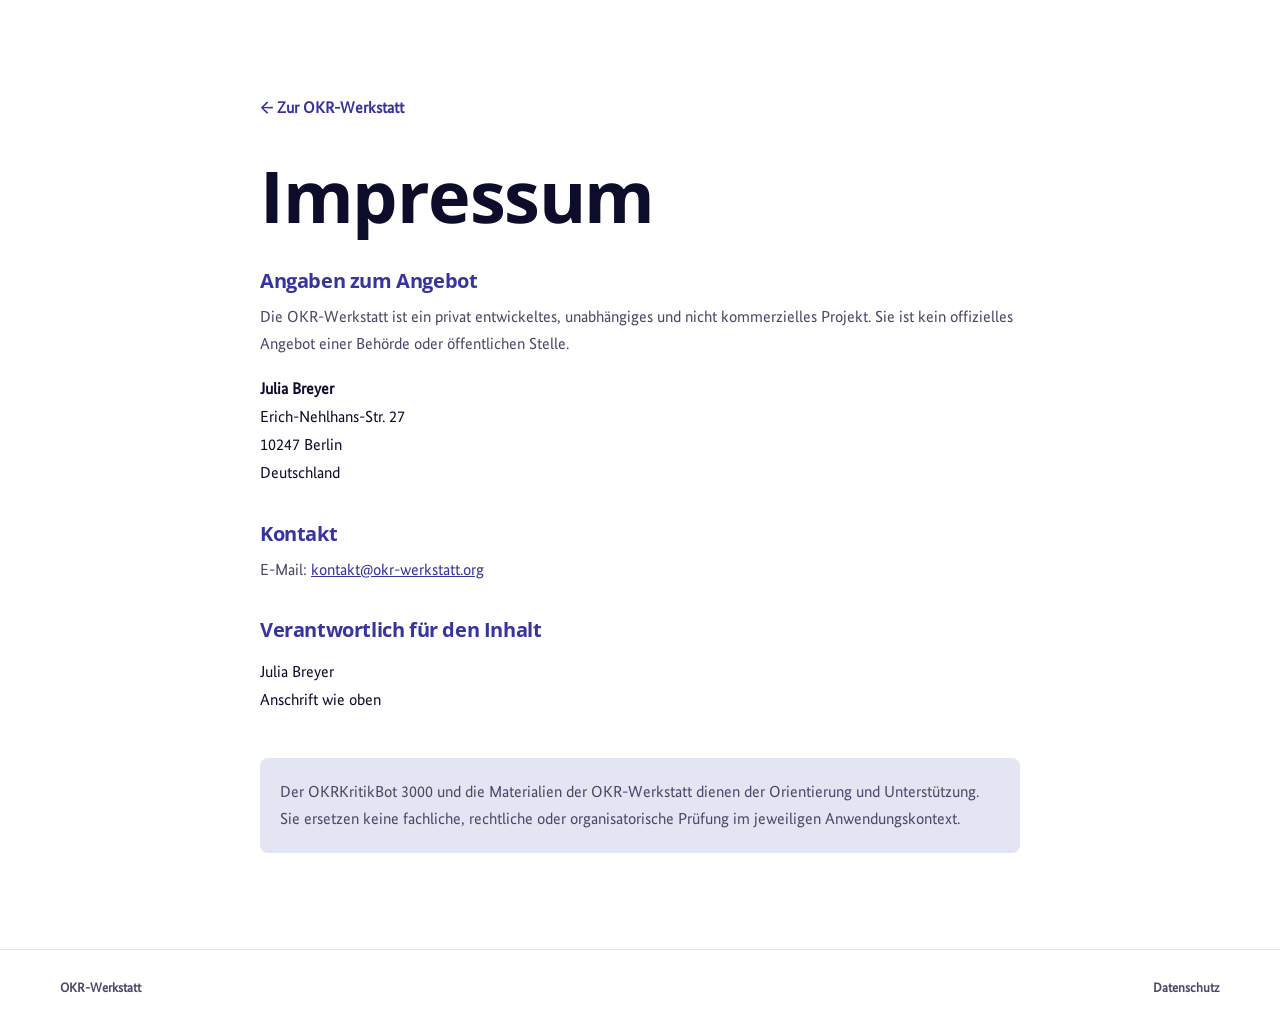
<file: impressum.html>
<!DOCTYPE html>
<html lang="de">
<head>
<meta charset="UTF-8" />
<meta name="viewport" content="width=device-width, initial-scale=1.0" />
<meta name="description" content="Impressum der OKR-Werkstatt." />
<title>Impressum | OKR-Werkstatt</title>
<link rel="stylesheet" href="shared/tokens.css?v=20260711-1" />
<style>
  .page { width: min(760px, 90vw); margin: 0 auto; padding: clamp(48px, 9vw, 96px) 0; }
  .back { display: inline-block; margin-bottom: 38px; color: var(--blau); font-weight: 700; text-decoration: none; }
  h1 { font-size: clamp(2.5rem, 7vw, 4.5rem); color: var(--dunkel); }
  h2 { margin-top: 36px; font-size: 1.25rem; color: var(--blau); }
  p { margin-top: 12px; line-height: 1.7; color: var(--fg-2); }
  address { margin-top: 18px; font-style: normal; line-height: 1.75; color: var(--fg); }
  a { color: var(--blau); }
  .note { margin-top: 44px; padding: 20px; background: var(--lavendel); border-radius: 8px; }
</style>
</head>
<body>
<main class="page">
  <a class="back" href="index.html">← Zur OKR-Werkstatt</a>
  <h1>Impressum</h1>

  <h2>Angaben zum Angebot</h2>
  <p>Die OKR-Werkstatt ist ein privat entwickeltes, unabhängiges und nicht kommerzielles Projekt. Sie ist kein offizielles Angebot einer Behörde oder öffentlichen Stelle.</p>

  <address>
    <strong>Julia Breyer</strong><br />
    Erich-Nehlhans-Str. 27<br />
    10247 Berlin<br />
    Deutschland
  </address>

  <h2>Kontakt</h2>
  <p>E-Mail: <a href="mailto:kontakt@okr-werkstatt.org">kontakt@okr-werkstatt.org</a></p>

  <h2>Verantwortlich für den Inhalt</h2>
  <address>
    Julia Breyer<br />
    Anschrift wie oben
  </address>

  <p class="note">Der OKRKritikBot 3000 und die Materialien der OKR-Werkstatt dienen der Orientierung und Unterstützung. Sie ersetzen keine fachliche, rechtliche oder organisatorische Prüfung im jeweiligen Anwendungskontext.</p>
</main>
<footer class="legal-footer">
  <div class="legal-footer-inner">
    <a href="index.html">OKR-Werkstatt</a>
    <span class="legal-footer-links"><a href="datenschutz.html">Datenschutz</a></span>
  </div>
</footer>
</body>
</html>
</file>
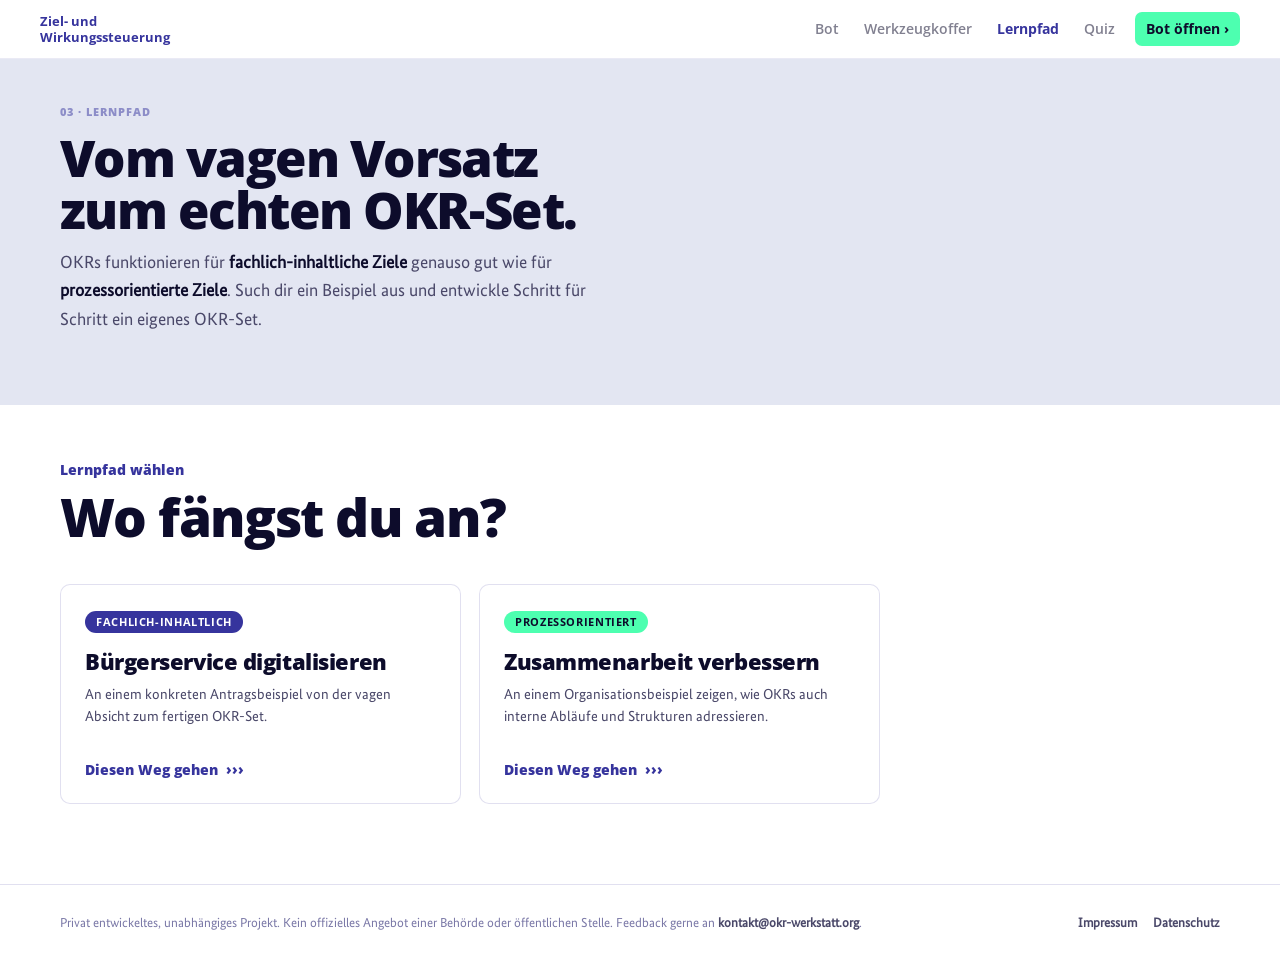
<file: lernpfad.html>
<!DOCTYPE html>
<html lang="de">
<head>
<meta charset="UTF-8" />
<meta name="viewport" content="width=device-width, initial-scale=1.0" />
<title>Lernpfad | Vom Vorsatz zum OKR-Set</title>
<link rel="stylesheet" href="shared/tokens.css?v=20260711-1" />
<style>
  body { background: #fff; overflow-x: clip; --r-card: 6px; --r-panel: 10px; }
  .wrap { width: min(1160px, 92vw); margin-inline: auto; }

  nav.top { position: sticky; top: 0; z-index: 50; display: flex; align-items: center; justify-content: space-between; padding: 12px clamp(18px,4vw,40px); background: rgba(255,255,255,0.93); backdrop-filter: blur(14px); border-bottom: 1px solid rgba(54,52,157,0.1); }
  nav.top a.home { display: flex; align-items: center; gap: 11px; text-decoration: none; }
  nav.top .brand { font-family: var(--display); font-weight: 700; font-size: 13px; color: var(--blau); line-height: 1.25; }
  nav.top .right { display: flex; gap: 3px; align-items: center; }
  nav.top .right a { font-family: var(--display); font-weight: 600; font-size: 13.5px; text-decoration: none; color: rgba(13,12,43,0.52); padding: 7px 11px; border-radius: 7px; transition: background .15s, color .15s; }
  nav.top .right a:hover { background: rgba(54,52,157,0.06); color: var(--blau); }
  nav.top .right a.act { color: var(--blau); font-weight: 700; }
  nav.top .right a.q { background: var(--minze); color: var(--dunkel); font-weight: 700; margin-left: 6px; }
  nav.top .right a.q:hover { filter: brightness(1.07); background: var(--minze); }
  @media (max-width: 760px) {
    nav.top .right a:not(.q) { display: none; }
    nav.top .right a.q { margin-left: 0; }
  }

                           
  .lp-hero { background: var(--lavendel); margin-inline: calc(50% - 50vw); padding: clamp(32px,5vh,56px) 0 clamp(56px,8vh,80px); }
  .lp-hero .kicker { font-family: var(--display); font-weight: 800; font-size: 11px; letter-spacing: 0.09em; text-transform: uppercase; color: rgba(54,52,157,0.5); margin-bottom: 10px; }
  .lp-hero h1 { font-size: clamp(2.1rem,4.2vw,3.2rem); font-weight: 800; letter-spacing: -0.03em; line-height: 1.03; margin: 0; max-width: 22ch; text-wrap: balance; color: var(--dunkel); }
  .lp-hero .sub { font-size: clamp(1rem,1.5vw,1.1rem); color: var(--fg-2); line-height: 1.6; margin-top: 12px; max-width: 60ch; }
  .lp-hero .sub b { color: var(--fg); font-weight: 600; }

                          
  .focus { padding: clamp(44px,6vh,64px) 0 80px; }
  .focus .lead-no { font-family: var(--display); font-weight: 800; font-size: 14px; color: var(--blau); }
  .focus h1 { font-size: clamp(2.1rem,4.6vw,3.3rem); font-weight: 800; letter-spacing: -0.03em; line-height: 1.03; margin-top: 10px; max-width: 18ch; text-wrap: balance; }
  .focus-grid { display: grid; grid-template-columns: repeat(2,1fr); gap: 18px; margin-top: 40px; max-width: 820px; }
  @media (max-width: 680px) { .focus-grid { grid-template-columns: 1fr; } }

  .fcard { text-align: left; cursor: pointer; background: #fff; border: 1.5px solid var(--line); border-radius: var(--r-panel); padding: 26px 24px 24px; transition: all .2s var(--ease); display: flex; flex-direction: column; min-height: 220px; font-family: var(--body); }
  .fcard:hover { border-color: var(--blau-40); transform: translateY(-4px); box-shadow: 0 18px 44px rgba(54,52,157,0.14); }
  .type-badge { display: inline-flex; align-items: center; font-family: var(--display); font-weight: 700; font-size: 10.5px; letter-spacing: 0.06em; text-transform: uppercase; padding: 4px 11px; border-radius: 999px; margin-bottom: 16px; width: fit-content; }
  .fcard.fachlich .type-badge { background: var(--blau); color: #fff; }
  .fcard.prozess .type-badge { background: var(--minze); color: var(--dunkel); }
  .fcard h3 { font-size: 1.38rem; font-weight: 800; letter-spacing: -0.02em; line-height: 1.15; color: var(--fg); margin: 0; }
  .fcard p { font-size: 14.5px; color: var(--fg-2); line-height: 1.5; margin-top: 10px; }
  .fcard .start { margin-top: auto; padding-top: 18px; font-family: var(--display); font-weight: 800; font-size: 14px; color: var(--blau); display: flex; align-items: center; gap: 8px; }
  .fcard .start .ch { transition: transform .2s var(--ease); }
  .fcard:hover .start .ch { transform: translateX(5px); }

                   
  .stage { display: grid; grid-template-columns: 232px 1fr 312px; gap: clamp(24px,3vw,46px); padding: clamp(28px,4vh,48px) 0 100px; align-items: start; }
  @media (max-width: 1080px) { .stage { grid-template-columns: 1fr; } .rail, .builder { position: static !important; } }

                  
  .rail { position: sticky; top: 80px; }
  .rail .chap { font-family: var(--display); font-weight: 800; font-size: 11.5px; letter-spacing: 0.05em; text-transform: uppercase; color: var(--blau); margin: 20px 0 9px; }
  .rail .chap:first-of-type { margin-top: 0; }
  .rail ol { list-style: none; }
  .rail li { display: flex; align-items: center; gap: 12px; padding: 6px 0; cursor: pointer; color: #6b6995; font-size: 14.5px; line-height: 1.35; transition: color .2s var(--ease); }
  .rail li .dot { width: 24px; height: 24px; min-width: 24px; border-radius: 50%; border: 2px solid var(--line-strong); display: grid; place-items: center; font-size: 11px; font-weight: 700; font-family: var(--display); flex-shrink: 0; transition: background .25s, border-color .25s, color .25s; }
  .rail li:hover { color: var(--fg-2); }
  .rail li.done .dot { background: var(--minze); border-color: var(--minze); color: var(--dunkel); }
  .rail li.done { color: var(--fg-2); }
  .rail li.active { color: var(--fg); font-weight: 600; }
  .rail li.active .dot { background: var(--blau); border-color: var(--blau); color: #fff; }
  .rail-mini { display: none; font-family: var(--display); font-weight: 700; font-size: 13px; color: var(--blau); }
  @media (max-width: 1080px) {
    .rail .chap, .rail ol { display: none; }
    .rail-mini { display: block; }
  }

                   
  .panel { min-height: 420px; --colw: 64ch; }
  .step-no { font-family: var(--display); font-weight: 800; font-size: 13px; color: var(--blau); }
  .panel h1 { font-size: clamp(1.8rem,3.4vw,2.7rem); font-weight: 800; letter-spacing: -0.025em; margin-top: 8px; line-height: 1.05; text-wrap: balance; }
  .expl { font-size: clamp(1rem,1.45vw,1.14rem); color: var(--fg-2); line-height: 1.62; margin-top: 16px; max-width: var(--colw); }
  .expl b { color: var(--fg); font-weight: 600; }

                                                                    
  .dgroup { margin-top: 26px; max-width: var(--colw); }
  .prompt { font-family: var(--display); font-weight: 700; font-size: 14.5px; color: var(--fg); margin: 24px 0 0; }
  .dgroup .cgrid { margin-top: 12px; }

                                                 
  .artifact { background: #fff; border: 1.5px solid var(--line); border-radius: var(--r-card); padding: 16px 20px; max-width: var(--colw); }
  .problem-start { margin-top: 22px; }
  .artifact .alabel { font-family: var(--display); font-weight: 800; font-size: 10.5px; letter-spacing: 0.06em; text-transform: uppercase; color: var(--blau); opacity: 0.65; margin-bottom: 6px; }
  .artifact .atext { font-size: 1.05rem; line-height: 1.5; color: var(--fg); font-style: italic; }
  .artifact .anote { margin-top: 8px; font-size: 13.5px; color: var(--fg-muted); line-height: 1.45; }

                                                            
  .quote-card { background: var(--blau); color: #fff; border-radius: 4px; padding: 24px 28px; margin-top: 22px; position: relative; max-width: var(--colw); box-shadow: 0 16px 40px rgba(54,52,157,0.2); }
  .quote-card::before { content: "\201D"; position: absolute; top: -20px; right: 16px; font-family: var(--display); font-weight: 800; font-size: 80px; color: var(--minze); line-height: 1; }
  .quote-card .qkind { font-family: var(--display); font-weight: 700; font-size: 11px; letter-spacing: 0.06em; text-transform: uppercase; color: var(--minze); display: block; margin-bottom: 10px; }
  .quote-card .qt { font-style: italic; font-size: clamp(1.1rem,1.75vw,1.38rem); line-height: 1.45; }

                                                                                       
  .dnote { margin: 16px 0 0; max-width: var(--colw); font-size: clamp(1rem,1.45vw,1.14rem); color: var(--fg-2); line-height: 1.62; }
  .dnote b { color: var(--blau); font-weight: 700; }

                                    
  .cgrid { display: grid; grid-template-columns: 1fr 1fr; gap: 14px; margin-top: 18px; max-width: var(--colw); }
  @media (max-width: 640px) { .cgrid { grid-template-columns: 1fr; } }
  .ccard { text-align: left; cursor: pointer; background: #fff; border: 1.5px solid var(--line); border-radius: var(--r-card); padding: 18px 18px 16px; transition: all .2s var(--ease); display: flex; flex-direction: column; gap: 7px; font-family: var(--body); }
  .ccard:hover { border-color: var(--blau-40); box-shadow: 0 6px 24px rgba(54,52,157,0.1); }
  .ccard.selected { border-color: var(--blau); background: rgba(54,52,157,0.05); box-shadow: 0 6px 24px rgba(54,52,157,0.14); }
  .ccard .cnum { font-family: var(--display); font-weight: 800; font-size: 11px; letter-spacing: 0.05em; text-transform: uppercase; color: var(--fg-muted); }
  .ccard.selected .cnum { color: var(--blau); }
  .ccard h4 { font-size: 1.08rem; font-weight: 700; line-height: 1.28; color: var(--fg); margin: 0; }
  .ccard p { font-size: 14.75px; color: var(--fg-2); line-height: 1.55; margin: 0; }
  .ccard .sel-mark { display: none; align-items: center; gap: 5px; margin-top: 7px; font-family: var(--display); font-weight: 700; font-size: 11px; color: var(--blau); background: rgba(54,52,157,0.1); padding: 4px 10px 4px 8px; border-radius: 999px; width: fit-content; }
  .ccard .sel-mark svg { width: 11px; height: 11px; flex-shrink: 0; }
  .ccard.selected .sel-mark { display: flex; }

                                                       
  .quiet-note { margin-top: 14px; max-width: var(--colw); font-size: 14px; color: var(--fg-muted); line-height: 1.55; }

                         
  .hebel-list { display: flex; flex-direction: column; gap: 9px; margin-top: 18px; max-width: var(--colw); }
  .hebel-card { cursor: pointer; background: #fff; border: 1.5px solid var(--line); border-radius: var(--r-card); padding: 14px 16px; transition: all .2s var(--ease); display: flex; align-items: flex-start; gap: 13px; text-align: left; font-family: var(--body); }
  .hebel-card:hover:not([disabled]) { border-color: var(--blau-40); }
  .hebel-card.selected { border-color: var(--blau); background: rgba(54,52,157,0.05); }
  .hebel-card.preselected { border-color: var(--minze); background: rgba(77,255,176,0.08); cursor: default; }
  .hebel-card .hbox { width: 21px; height: 21px; min-width: 21px; border-radius: 6px; border: 2px solid var(--line-strong); display: grid; place-items: center; transition: all .2s; flex-shrink: 0; margin-top: 1px; }
  .hebel-card.selected .hbox { background: var(--blau); border-color: var(--blau); }
  .hebel-card.preselected .hbox { background: var(--minze); border-color: var(--minze); }
  .hebel-card .hbox svg { width: 12px; height: 12px; opacity: 0; }
  .hebel-card.selected .hbox svg { opacity: 1; stroke: #fff; }
  .hebel-card.preselected .hbox svg { opacity: 1; stroke: #0D0C2B; }
  .hebel-card .hlabel { font-size: 14.5px; font-weight: 600; color: var(--fg); line-height: 1.25; }
  .hebel-card .hdesc { font-size: 13px; color: var(--fg-2); line-height: 1.4; margin-top: 3px; }
  .hebel-card .hbadge { display: inline-block; font-family: var(--display); font-weight: 700; font-size: 10px; letter-spacing: 0.05em; text-transform: uppercase; color: #0a6640; background: rgba(77,255,176,0.3); padding: 2px 7px; border-radius: 999px; margin-left: 7px; vertical-align: middle; }
  .hebel-warn { margin-top: 12px; font-size: 13px; color: var(--fg-muted); font-family: var(--display); font-weight: 700; display: none; }
  .hebel-warn.show { display: block; }

                              
  .kr-pairs { display: flex; flex-direction: column; gap: 14px; margin-top: 22px; max-width: var(--colw); }
  .kr-pair { background: #fff; border: 1.5px solid var(--line); border-radius: var(--r-card); padding: 16px 20px; }
  .kr-pair .plab { font-family: var(--display); font-weight: 800; font-size: 10.5px; letter-spacing: 0.05em; text-transform: uppercase; margin-bottom: 4px; }
  .kr-pair .pfrom .plab { color: var(--fg-muted); }
  .kr-pair .pfrom p { font-size: 13.5px; color: var(--fg-2); line-height: 1.5; margin: 0; }
  .kr-pair .pto { margin-top: 12px; }
  .kr-pair .pto .plab { color: #0a6640; display: inline-flex; align-items: center; gap: 6px; }
  .kr-pair .pto .plab::before { content: ''; width: 8px; height: 8px; border-radius: 2px; background: var(--minze); }
  .kr-pair .pto p { font-size: 14.5px; color: var(--fg); line-height: 1.55; margin: 0; }

                                   
  .kr-list { display: flex; flex-direction: column; gap: 18px; margin-top: 20px; max-width: var(--colw); }
  .kr-item { padding: 10px 0; }
  .kr-item .krlabel { font-family: var(--display); font-weight: 800; font-size: 10.5px; letter-spacing: 0.05em; text-transform: uppercase; color: var(--blau); margin-bottom: 5px; opacity: 0.7; display: inline-flex; align-items: center; gap: 6px; }
  .kr-item .krlabel::before { content: ''; width: 8px; height: 8px; border-radius: 2px; background: var(--blau); }
  .kr-item .krtext { font-size: 14.5px; line-height: 1.6; color: var(--fg); }

  .recap { margin-top: 36px; max-width: var(--colw); }
  .recap .rhead { font-family: var(--display); font-weight: 800; font-size: 11px; letter-spacing: 0.05em; text-transform: uppercase; color: var(--blau); margin-bottom: 4px; }
  .recap .rrow { display: flex; align-items: flex-start; gap: 13px; padding: 11px 0; }
  .recap .rrow + .rrow { border-top: 1px solid var(--lavendel); }
  .recap .rcircle { width: 24px; height: 24px; min-width: 24px; border-radius: 50%; background: var(--minze); display: grid; place-items: center; flex-shrink: 0; margin-top: 1px; }
  .recap .rcircle svg { width: 12px; height: 12px; stroke: var(--dunkel); }
  .recap .rtext { font-size: 14.5px; color: var(--fg); line-height: 1.5; }

                     
  .panel-nav { display: flex; gap: 12px; margin-top: 36px; align-items: center; flex-wrap: wrap; }
  .btn { font-family: var(--display); font-weight: 700; font-size: 15px; cursor: pointer; border: none; border-radius: 8px; padding: 12px 22px; text-decoration: none; display: inline-flex; align-items: center; gap: 8px; transition: transform .15s var(--ease), background .2s var(--ease), filter .2s var(--ease); }
  .btn:active { transform: scale(0.97); }
  .btn-primary { background: var(--blau); color: #fff; }
  .btn-primary:hover { background: var(--blau-80); }
  .btn-mint { background: var(--minze); color: var(--dunkel); }
  .btn-mint:hover { filter: brightness(1.07); }
  .btn-ghost { background: transparent; color: var(--blau); border: 1.5px solid var(--line-strong); }
  .btn-ghost:hover { background: var(--lavendel); }
  .btn[disabled] { opacity: .35; pointer-events: none; }
  .btn .ch { letter-spacing: -0.05em; }
  .nav-hint { font-size: 13px; color: var(--fg-muted); font-family: var(--display); }

                     
  .builder { position: sticky; top: 80px; background: var(--lavendel); border-radius: var(--r-panel); padding: 20px; }
  .builder .bhead { display: flex; align-items: baseline; justify-content: space-between; gap: 8px; }
  .builder h3 { font-family: var(--display); font-weight: 800; font-size: 13px; letter-spacing: 0.04em; text-transform: uppercase; color: var(--blau); }
  .builder .bswitch { font-family: var(--display); font-weight: 700; font-size: 12px; color: #74729b; cursor: pointer; background: none; border: none; text-decoration: underline; text-underline-offset: 2px; }
  .builder .bswitch:hover { color: var(--blau); }
  .builder .focus-tag { margin-top: 4px; font-size: 13px; color: var(--fg-2); font-style: italic; line-height: 1.4; }
  .builder .bslot { margin-top: 17px; }
  .builder .blab { font-family: var(--display); font-weight: 700; font-size: 12px; letter-spacing: 0.03em; text-transform: uppercase; color: #74729b; }
  .builder .bsuffix { text-transform: none; letter-spacing: 0; font-weight: 600; color: var(--fg-muted); opacity: 0.8; }
  .bval { margin-top: 7px; font-size: 14.25px; line-height: 1.5; color: var(--fg); padding: 12px 14px; background: #fff; border-radius: var(--r-card); border: 1px solid var(--blau-40); }
  .bslot.obj .bval { background: var(--blau); color: #fff; border-color: var(--blau); font-style: italic; }
  .bempty { margin-top: 7px; font-size: 13.5px; color: #74729b; font-style: italic; line-height: 1.5; }
  .bempty.pending { color: var(--blau); animation: bpulse 2s ease-in-out infinite; }
  @keyframes bpulse { 0%,100% { opacity: 1; } 50% { opacity: .55; } }
  .bkrs { display: flex; flex-direction: column; gap: 7px; margin-top: 6px; }
  .bkrs .bval { margin-top: 0; }
  .bkr-lite { font-size: 13.5px; line-height: 1.45; color: var(--fg); background: #fff; border: 1px solid var(--line); border-radius: var(--r-card); padding: 10px 12px; }
  .bnote { margin-top: 9px; font-size: 12.5px; color: #74729b; line-height: 1.5; }
  .prob-pill { margin-top: 7px; font-size: 13.5px; color: var(--fg-2); line-height: 1.45; font-style: italic; padding: 9px 12px; background: rgba(255,255,255,0.8); border-radius: var(--r-card); border: 1px solid rgba(54,52,157,0.1); }

                   
  .done-line { display: inline-flex; align-items: center; gap: 7px; margin-top: 40px; font-family: var(--display); font-weight: 800; font-size: 11px; letter-spacing: 0.06em; text-transform: uppercase; color: #0a6640; }
  .done-line svg { width: 12px; height: 12px; }
  .final-cta { display: flex; gap: 12px; flex-wrap: wrap; margin-top: 14px; align-items: center; }
  .link-quiet { font-family: var(--display); font-weight: 700; font-size: 14px; color: var(--fg-muted); background: none; border: none; cursor: pointer; padding: 12px 6px; text-decoration: underline; text-underline-offset: 3px; }
  .link-quiet:hover { color: var(--blau); }

  @media (max-width: 760px) {
    nav.top { padding: 10px 16px 0; }
    nav.top .brand { font-size: 14px; }
    nav.top .right a.q { padding: 9px 14px; font-size: 14px; }
    .lp-hero { padding: 38px 0 44px; }
    .lp-hero .kicker, .artifact .alabel, .ccard .cnum,
    .quote-card .qkind, .kr-pair .plab, .kr-item .krlabel,
    .recap .rhead, .done-line { font-size: 12px; }
    .lp-hero h1 { font-size: 2.45rem; line-height: 1.06; }
    .lp-hero .sub { font-size: 1.06rem; line-height: 1.62; }
    .focus { padding: 40px 0 64px; }
    .focus .lead-no { font-size: 14px; }
    .focus h1 { font-size: 2.35rem; line-height: 1.08; }
    .focus-grid { gap: 14px; margin-top: 30px; }
    .fcard { min-height: 0; padding: 23px 21px; }
    .type-badge { font-size: 11.5px; }
    .fcard h3 { font-size: 1.35rem; }
    .fcard p { font-size: 16px; line-height: 1.55; }
    .fcard .start { font-size: 14.5px; }

    .stage { gap: 22px; padding: 26px 0 72px; }
    .rail-mini { font-size: 14px; }
    .panel { min-height: 0; }
    .step-no { font-size: 14px; }
    .panel h1 { font-size: 2.05rem; line-height: 1.08; }
    .expl, .dnote { font-size: 1.06rem; line-height: 1.62; }
    .dgroup { margin-top: 22px; }
    .prompt { font-size: 15.5px; }
    .artifact, .kr-pair { padding: 17px 18px; }
    .artifact .atext { font-size: 1.08rem; }
    .artifact .anote, .quiet-note { font-size: 14.5px; }
    .quote-card { padding: 22px 20px; }
    .quote-card .qt { font-size: 1.16rem; }
    .ccard { padding: 19px 18px 18px; }
    .ccard h4 { font-size: 1.15rem; }
    .ccard p { font-size: 16px; line-height: 1.58; }
    .ccard .sel-mark { font-size: 12px; }
    .hebel-card { padding: 16px; }
    .hebel-card .hlabel { font-size: 16px; }
    .hebel-card .hdesc { font-size: 14.5px; line-height: 1.5; }
    .hebel-card .hbadge { font-size: 11px; }
    .hebel-warn, .nav-hint { font-size: 14px; }
    .kr-pair .pfrom p { font-size: 14.5px; }
    .kr-pair .pto p, .kr-item .krtext, .recap .rtext { font-size: 15.5px; }
    .panel-nav { gap: 10px; margin-top: 30px; }
    .panel-nav .btn { flex: 1 1 auto; justify-content: center; min-height: 48px; }
    .builder { order: 3; padding: 20px 18px; }
    .builder h3 { font-size: 14px; }
    .builder .bswitch { font-size: 13px; }
    .builder .focus-tag, .builder .blab { font-size: 13px; }
    .bval, .bempty, .bkr-lite, .prob-pill { font-size: 14.5px; }
    .bnote { font-size: 13.5px; }
    .legal-footer { font-size: 14px; }
  }
</style>
</head>
<body>

<nav class="top">
  <a class="home" href="index.html">
    <span class="brand">Ziel- und<br>Wirkungssteuerung</span>
  </a>
  <div class="right">
    <a href="index.html#bot">Bot</a>
    <a href="werkzeugkoffer.html">Werkzeugkoffer</a>
    <a href="lernpfad.html" class="act">Lernpfad</a>
    <a href="quiz.html">Quiz</a>
    <a href="index.html#bot" class="q">Bot öffnen ›</a>
  </div>
  <div class="mobile-nav" aria-label="Bereiche">
    <a href="werkzeugkoffer.html">Werkzeugkoffer</a>
    <a href="lernpfad.html" class="act" aria-current="page">Lernpfad</a>
    <a href="quiz.html">Quiz</a>
  </div>
</nav>
<div class="wrap" id="root"></div>

<script>
                                              
       
                                              
const PATHS = {
  buerger: {
    label: "Bürgerservice digitalisieren",
    type: "fachlich",
    typeLabel: "Fachlich-inhaltlich",
    desc: "An einem konkreten Antragsbeispiel von der vagen Absicht zum fertigen OKR-Set.",
    vorsatz: "Der Wohngeld-Antrag soll bürgerfreundlicher werden.",
    vorsatzKurz: "Bürgerfreundlicher",
    problems: {
      A: {
        label: "Bürger*innen verstehen nicht, welche Unterlagen benötigt werden.",
        short: "Unterlagen unklar",
        text: "Viele Anträge kommen unvollständig an, weil nicht klar genug ist, welche Nachweise gebraucht werden.",
        idealzustand: "Bürger*innen wissen vor und während der Antragstellung, welche Unterlagen sie benötigen und warum diese gebraucht werden.",
        idealNote: "",
        options: [
          { text: "Die häufigsten fehlenden oder falschen Unterlagen werden identifiziert. Klare Hinweise zeigen, was gebraucht wird, in welcher Form und wie es eingereicht werden soll.", objective: "Für die häufigsten unvollständigen Stellen im Wohngeld-Antrag ist geklärt, welche Unterlagen fehlen oder falsch eingereicht werden, und verständliche Hinweise zu Einreichungsform und Format liegen vor.", preHebel: 0 },
          { text: "Für die wichtigsten Unterlagen wird verständlich erklärt, warum sie benötigt werden und wo Bürger*innen sie herbekommen, sodass Antragstellende selbst aktiv werden können.", objective: "Für die wichtigsten Unterlagen im Wohngeld-Antrag liegt eine verständliche Erklärung vor, warum sie benötigt werden und wo Bürger*innen sie beschaffen, sodass die Einreichung mit weniger Rückfragen gelingt.", preHebel: 2 }
        ],
        hebel: [
          { label: "Häufige Unklarheiten kennen", desc: "Die wichtigsten Stellen, an denen Unterlagen fehlen oder falsch eingereicht werden, sind bekannt.", kr: "Die 5 häufigsten Gründe für unvollständige Wohngeld-Anträge sind anhand realer Rückfragen oder Fallbeispiele identifiziert und beschrieben." },
          { label: "Unterlagen verständlich erklären", desc: "Für zentrale Nachweise gibt es einfache Hinweise: Was wird gebraucht, wann und warum?", kr: "Für mindestens 5 zentrale Unterlagen liegt eine verständliche Erklärung vor, wann sie benötigt werden, warum sie wichtig sind und wie sie eingereicht werden sollen." },
          { label: "Übersicht testen", desc: "Die Übersicht oder neuen Hinweise werden an echten oder typischen Fällen ausprobiert.", kr: "Die neue Unterlagenübersicht wurde mit mindestens 5 typischen Antragssituationen geprüft und auf Basis der Rückmeldungen überarbeitet." },
          { label: "Rückfragen auswerten", desc: "Es wird sichtbar, ob bestimmte Rückfragen durch bessere Hinweise vermeidbar werden.", kr: "Für mindestens 3 häufige Rückfragearten ist dokumentiert, ob und wie die neuen Hinweise diese Rückfragen vermeiden können." },
          { label: "Bearbeitungsperspektive einbeziehen", desc: "Sachbearbeitung und Bürgerservice prüfen, ob die Hinweise fachlich korrekt und alltagstauglich sind.", kr: "Sachbearbeitung und Bürgerservice haben die Hinweise fachlich geprüft und als korrekt und alltagstauglich freigegeben; nötige Anpassungen sind eingearbeitet." }
        ]
      },
      B: {
        label: "Der Antrag ist sprachlich schwer verständlich.",
        short: "Sprache unklar",
        text: "Formulierungen, Fachbegriffe und Hinweise sind für viele Antragstellende nicht ohne Weiteres nachvollziehbar.",
        idealzustand: "Bürger*innen verstehen die wichtigsten Hinweise im Wohngeld-Antrag ohne zusätzliche Erklärung und wissen, welche Angaben sie machen müssen.",
        idealNote: "Der Antrag spricht dann nicht nur Verwaltung, sondern auch Mensch.",
        options: [
          { text: "Die häufigsten missverständlichen Formulierungen im Antrag werden identifiziert und überarbeitet.", objective: "Die häufigsten missverständlichen Formulierungen im Wohngeld-Antrag sind identifiziert und so überarbeitet, dass Bürger*innen zentrale Angaben besser verstehen.", preHebel: 0 },
          { text: "Für zentrale Antragsschritte entstehen verständlichere Hinweise, die fachlich geprüft und mit Nutzer*innen oder Beratenden gespiegelt werden.", objective: "Für zentrale Antragsschritte liegen verständlichere Hinweise vor, die fachlich geprüft und mit Nutzer*innen oder Beratenden gespiegelt wurden.", preHebel: 3 }
        ],
        hebel: [
          { label: "Missverständliche Stellen identifizieren", desc: "Die kritischsten Formulierungen und Hinweise sind bekannt.", kr: "Mindestens 10 häufig missverständliche Formulierungen im Wohngeld-Antrag sind identifiziert und mit konkreten Verbesserungsvorschlägen dokumentiert." },
          { label: "Hinweise verständlicher formulieren", desc: "Zentrale Hinweise werden sprachlich klarer und alltagstauglicher formuliert.", kr: "Für mindestens 5 zentrale Antragsschritte liegt eine überarbeitete, verständlichere Textversion vor." },
          { label: "Fachliche Korrektheit sichern", desc: "Die neuen Formulierungen bleiben fachlich korrekt und rechtlich verwendbar.", kr: "Alle überarbeiteten Hinweise wurden fachlich geprüft und notwendige Korrekturen sind dokumentiert." },
          { label: "Rückmeldungen einholen", desc: "Nutzer*innen, Beratung oder Bürgerservice prüfen, ob die Hinweise wirklich verständlicher sind.", kr: "Mindestens 5 Personen aus Bürgerservice, Beratung oder Zielgruppe haben die überarbeiteten Hinweise getestet, und die Mehrheit bewertet sie als verständlicher als die bisherigen." },
          { label: "Vorher-Nachher-Vergleich erstellen", desc: "Es wird sichtbar, was sich gegenüber der bisherigen Formulierung verbessert hat.", kr: "Für mindestens 5 überarbeitete Hinweise liegt ein Vorher-Nachher-Vergleich vor, der zeigt, was sprachlich vereinfacht oder geklärt wurde." }
        ]
      },
      C: {
        label: "Der Prozess erzeugt zu viele Rückfragen.",
        short: "Zu viele Rückfragen",
        text: "Zwischen Antragstellung und Bearbeitung entstehen viele Klärschleifen, weil Informationen fehlen oder uneindeutig sind.",
        idealzustand: "Bürger*innen reichen den Wohngeld-Antrag vollständiger und eindeutiger ein, sodass die Bearbeitung weniger Rückfragen stellen muss.",
        idealNote: "Weniger Klärschleifen, weniger „Könnten Sie bitte noch…“-Pingpong.",
        options: [
          { text: "Die häufigsten Rückfragegründe werden aus realen Fällen ausgewertet und nach Ursachen gruppiert.", objective: "Die häufigsten Rückfragegründe im Wohngeld-Prozess sind ausgewertet und nach Ursachen gruppiert, und die wichtigsten Ansatzpunkte für Verbesserungen sind benannt und priorisiert.", preHebel: 0 },
          { text: "Für die häufigsten vermeidbaren Rückfragen werden konkrete Anpassungen an Hinweistexten oder Prozessinformationen entwickelt und geprüft.", objective: "Für die häufigsten vermeidbaren Rückfragen im Wohngeld-Prozess liegen konkrete Anpassungen an Hinweisen oder Prozessinformationen vor.", preHebel: 1 }
        ],
        hebel: [
          { label: "Rückfragegründe analysieren", desc: "Die häufigsten Ursachen für Rückfragen sind bekannt.", kr: "Mindestens 20 Rückfragen aus realen Fällen sind ausgewertet und nach wiederkehrenden Ursachen gruppiert." },
          { label: "Vermeidbare Rückfragen klären", desc: "Es ist sichtbar, welche Rückfragen durch bessere Informationen vermeidbar wären.", kr: "Für die 3 häufigsten vermeidbaren Rückfrageursachen ist beschrieben, welche Information im Antrag fehlt, unklar ist oder zu spät kommt." },
          { label: "Hinweise gezielt verbessern", desc: "Für kritische Stellen entstehen bessere Hinweise oder Prozessinformationen.", kr: "Für mindestens 3 häufige Rückfrageursachen liegen konkrete Anpassungen an Hinweistexten oder Prozessinformationen vor." },
          { label: "Sachbearbeitung einbeziehen", desc: "Die Bearbeitungsperspektive fließt in die Verbesserung ein.", kr: "Mindestens 3 Personen aus der Sachbearbeitung haben die vorgeschlagenen Anpassungen geprüft, und ihre Rückmeldungen zur Alltagstauglichkeit sind eingearbeitet oder mit Begründung verworfen." },
          { label: "Wirkung an Fällen prüfen", desc: "Es wird getestet, ob die Anpassungen Rückfragen tatsächlich vermeiden könnten.", kr: "Die Anpassungen wurden an mindestens 5 typischen Fällen geprüft und es ist dokumentiert, ob die erwarteten Rückfragen dadurch vermieden worden wären." }
        ]
      },
      D: {
        label: "Der digitale Antrag ist nicht gut durch den Alltag der Nutzer*innen geführt.",
        short: "Nutzerführung unklar",
        text: "Nutzer*innen wissen an mehreren Stellen nicht, was sie tun sollen oder was als Nächstes passiert.",
        idealzustand: "Bürger*innen werden im digitalen Antrag so durch die wichtigsten Schritte geführt, dass sie jederzeit wissen, was zu tun ist und was als Nächstes passiert.",
        idealNote: "Ein Antrag, der wirklich führt, nicht nur ein PDF mit Internetanschluss.",
        options: [
          { text: "Die wichtigsten Stellen im digitalen Antrag werden identifiziert, an denen Nutzer*innen unsicher sind oder abbrechen könnten.", objective: "Die kritischsten Unsicherheitsstellen im digitalen Wohngeld-Antrag sind identifiziert, sodass gezielt bessere Orientierung geschaffen werden kann.", preHebel: 0 },
          { text: "Für ausgewählte kritische Stellen werden klarere Hinweise und nächste Schritte formuliert und an typischen Nutzungssituationen geprüft.", objective: "Für ausgewählte kritische Stellen im digitalen Wohngeld-Antrag liegen klarere Hinweise und nächste Schritte vor, die an typischen Nutzungssituationen geprüft wurden.", preHebel: 3 }
        ],
        hebel: [
          { label: "Unsicherheitsstellen identifizieren", desc: "Kritische Stellen im digitalen Antrag sind bekannt.", kr: "Mindestens 5 Stellen im digitalen Antrag sind identifiziert, an denen Nutzer*innen typischerweise unsicher sind oder Unterstützung brauchen." },
          { label: "Nächste Schritte erklären", desc: "Nutzer*innen erfahren klarer, was sie tun sollen und was danach passiert.", kr: "Für mindestens 5 kritische Stellen liegen überarbeitete Hinweise vor, die erklären, was zu tun ist und was danach passiert." },
          { label: "Orientierung im Prozess verbessern", desc: "Die Nutzerführung macht den Ablauf verständlicher.", kr: "Für die wichtigsten Antragsschritte liegt eine einfache Orientierung vor, die zeigt, wo Nutzer*innen im Prozess stehen und welcher Schritt folgt." },
          { label: "Hinweise an Nutzungssituationen testen", desc: "Die neuen Hinweise werden an typischen Fällen geprüft.", kr: "Die überarbeiteten Hinweise wurden mit mindestens 5 typischen Nutzungssituationen geprüft und auf Verständlichkeit bewertet." },
          { label: "Feedback aus Beratung einbauen", desc: "Erfahrungen aus Beratung oder Bürgerservice fließen ein.", kr: "Mindestens 5 Rückmeldungen aus Beratung oder Bürgerservice wurden ausgewertet und in die Überarbeitung der Nutzerführung einbezogen." }
        ]
      }
    }
  },
  zusammenarbeit: {
    label: "Zusammenarbeit verbessern",
    type: "prozess",
    typeLabel: "Prozessorientiert",
    desc: "An einem Organisationsbeispiel zeigen, wie OKRs auch interne Abläufe und Strukturen adressieren.",
    vorsatz: "Die Zusammenarbeit in der Abteilung wird verbessert.",
    vorsatzKurz: "Zusammenarbeit verbessern",
    problems: {
      A: {
        label: "Es gibt zu wenig referatsübergreifende Projekte.",
        short: "Zu wenig gemeinsame Projekte",
        text: "Themen mit Schnittmengen werden oft einzeln bearbeitet, obwohl gemeinsame Arbeit sinnvoll wäre.",
        idealzustand: "Die Abteilung bearbeitet geeignete Themen referatsübergreifend, weil klar ist, wo gemeinsame Arbeit sinnvoll ist und welche Referate beteiligt sein sollten.",
        idealNote: "Zusammenarbeit dort, wo sie fachlich Sinn ergibt, nicht nur, weil jemand jemanden kennt.",
        options: [
          { text: "Schnittmengenthemen zwischen den Referaten identifizieren und priorisieren.", objective: "Die Abteilung hat Klarheit darüber, welche Themen sich für referatsübergreifende Zusammenarbeit eignen und welche Schnittmengenthemen zuerst bearbeitet werden sollten.", preHebel: 1 },
          { text: "Ein erstes referatsübergreifendes Pilotvorhaben auswählen und starten.", objective: "Für ein geeignetes Schnittmengenthema ist ein erstes referatsübergreifendes Pilotvorhaben ausgewählt, beauftragt und gestartet.", preHebel: 4 }
        ],
        hebel: [
          { label: "Themen und Zuständigkeiten sichtbar machen", desc: "Die Themen der Referate sind bekannt und zugänglich.", kr: "Für alle Referate liegt eine kurze Übersicht zu Themen und Zuständigkeiten vor." },
          { label: "Schnittmengenthemen identifizieren", desc: "Es ist klar, wo Zusammenarbeit fachlich sinnvoll sein könnte.", kr: "Mindestens 3 Schnittmengenthemen zwischen den Referaten sind dokumentiert und kurz beschrieben." },
          { label: "Beteiligte Referate klären", desc: "Für mögliche gemeinsame Themen ist klar, wer beteiligt sein müsste.", kr: "Für mindestens 3 identifizierte Schnittmengenthemen ist geklärt, welche Referate beteiligt sind und welche Rolle sie übernehmen könnten." },
          { label: "Pilotvorhaben vorbereiten", desc: "Ein Thema wird konkret genug, um es gemeinsam zu starten.", kr: "Für mindestens 1 Schnittmengenthema liegt eine abgestimmte Empfehlung vor, wie ein gemeinsames Pilotvorhaben aussehen kann." },
          { label: "Pilotvorhaben starten", desc: "Aus der Klärung wird ein erster gemeinsamer Schritt.", kr: "Für mindestens 1 Schnittmengenthema wurde ein gemeinsames Pilotvorhaben beauftragt und der Kick-off hat stattgefunden." }
        ]
      },
      B: {
        label: "Zuständigkeiten sind an Schnittstellen unklar.",
        short: "Zuständigkeiten unklar",
        text: "Bei gemeinsamen Themen ist nicht immer klar, wer entscheidet, wer zuliefert und wer informiert werden muss.",
        idealzustand: "Bei wiederkehrenden Schnittstellenthemen ist klar, welches Referat welche Rolle übernimmt, wer entscheidet, wer zuliefert und wer informiert werden muss.",
        idealNote: "Nicht: alle machen alles gemeinsam. Sondern: Alle wissen, wer wofür gebraucht wird.",
        options: [
          { text: "Die wichtigsten wiederkehrenden Schnittstellenthemen identifizieren und Rollen klären.", objective: "Für die wichtigsten wiederkehrenden Schnittstellenthemen ist geklärt, welche Referate beteiligt sind und welche Rollen sie übernehmen.", preHebel: 0 },
          { text: "Für ausgewählte Schnittstellenthemen eine einfache Zuständigkeitsübersicht erstellen und testen.", objective: "Für ausgewählte Schnittstellenthemen liegt eine einfache Zuständigkeitsübersicht vor, die in realen Abstimmungsfällen getestet wurde.", preHebel: 4 }
        ],
        hebel: [
          { label: "Schnittstellenthemen identifizieren", desc: "Wiederkehrende Schnittstellen sind bekannt.", kr: "Mindestens 5 wiederkehrende Schnittstellenthemen sind identifiziert und nach Häufigkeit oder Relevanz priorisiert." },
          { label: "Rollen und Verantwortlichkeiten beschreiben", desc: "Es ist klar, wer welche Rolle übernimmt.", kr: "Für mindestens 3 Schnittstellenthemen ist beschrieben, welche Referate beteiligt sind, wer entscheidet, wer zuliefert und wer informiert wird." },
          { label: "Entscheidungswege klären", desc: "Entscheidungen laufen nicht mehr durch unnötige Schleifen.", kr: "Für mindestens 3 Schnittstellenthemen ist festgelegt, welche Entscheidungen von wem getroffen werden und wann eine Eskalation nötig ist." },
          { label: "Übersicht zugänglich machen", desc: "Die Klärung liegt nicht nur irgendwo, sondern ist nutzbar.", kr: "Die Zuständigkeitsübersicht ist für alle beteiligten Referate zugänglich, und mindestens eine Person je Referat bestätigt, dass sie ohne weitere Rückfragen damit arbeiten kann." },
          { label: "Übersicht an Fällen testen", desc: "Die Zuständigkeitsklärung wird im Alltag geprüft.", kr: "Die Zuständigkeitsübersicht wurde in mindestens 3 realen Abstimmungsfällen genutzt und auf Verständlichkeit geprüft." }
        ]
      },
      C: {
        label: "Interne Kommunikation läuft über zu viele Kanäle.",
        short: "Zu viele Kommunikationskanäle",
        text: "Informationen liegen irgendwo, aber nicht dort, wo sie gebraucht werden: Teams, Mail, Laufwerk, Zuruf, Flurfunk.",
        idealzustand: "Wichtige Informationen laufen über nachvollziehbare Kanäle, sodass Mitarbeitende wissen, wo sie relevante Abstimmungen, Entscheidungen und Arbeitsstände finden.",
        idealNote: "Das Zielbild ist nicht ein weiterer Kanal. Bitte nicht.",
        options: [
          { text: "Die wichtigsten Kommunikationsanlässe sammeln und passenden Kanälen zuordnen.", objective: "Die Abteilung hat Klarheit darüber, welche typischen Kommunikationsanlässe über welche Kanäle laufen sollen.", preHebel: 0 },
          { text: "Für zentrale Abstimmungen einfache Kanalregeln vereinbaren und testen.", objective: "Für zentrale Abstimmungen liegen einfache Kanalregeln vor, die in ausgewählten Teams oder Referaten getestet wurden.", preHebel: 3 }
        ],
        hebel: [
          { label: "Kommunikationsanlässe identifizieren", desc: "Es ist klar, welche Arten von Kommunikation regelmäßig vorkommen.", kr: "Mindestens 5 typische Kommunikationsanlässe sind beschrieben und nach Informationsart gruppiert." },
          { label: "Bestehende Kanäle sichtbar machen", desc: "Die vorhandenen Kanäle und ihre Nutzung sind transparent.", kr: "Die wichtigsten bestehenden Kommunikationskanäle sind beschrieben, inklusive Zweck, typischer Nutzung und Grenzen." },
          { label: "Kanalregeln formulieren", desc: "Für zentrale Informationen gibt es einfache Regeln.", kr: "Für zentrale Informationen ist festgelegt, was per Mail, Chat, Laufwerk oder Besprechung kommuniziert wird." },
          { label: "Kanalregeln testen", desc: "Die Regeln werden im Arbeitsalltag ausprobiert.", kr: "Die Kanalregeln wurden in mindestens 2 Teams oder Referaten getestet und anhand konkreter Rückmeldungen überarbeitet." },
          { label: "Rückmeldungen einholen", desc: "Die Regeln werden auf Nutzbarkeit geprüft.", kr: "Mindestens 5 Rückmeldungen zur Verständlichkeit und Alltagstauglichkeit der Kanalregeln sind ausgewertet, und die Regeln sind daraufhin bestätigt oder angepasst." }
        ]
      },
      D: {
        label: "Freigaben dauern zu lange.",
        short: "Freigaben zu langsam",
        text: "Entscheidungen oder Abstimmungen brauchen viele Schleifen, weil Rollen, Kriterien oder nächste Schritte nicht klar sind.",
        idealzustand: "Für häufige Standardfreigaben ist klar, welche Schritte, Rollen und Entscheidungskriterien gelten, sodass Abstimmungen mit weniger Schleifen abgeschlossen werden können.",
        idealNote: "Nicht „alles wird sofort freigegeben“, sondern alle wissen, welche Prüfung nötig ist und wer entscheidet.",
        options: [
          { text: "Die häufigsten Freigabeschleifen analysieren und Engpässe sichtbar machen.", objective: "Die häufigsten Freigabeschleifen sind analysiert, und die wichtigsten Engpässe sind benannt und priorisiert.", preHebel: 1 },
          { text: "Für 2 Standardfreigaben einen schlankeren Ablauf beschreiben und testen.", objective: "Für 2 Standardfreigaben liegt ein schlankerer Ablauf mit geklärten Rollen, Schritten und Entscheidungskriterien vor und wurde an typischen Fällen getestet.", preHebel: 4 }
        ],
        hebel: [
          { label: "Häufige Freigabearten identifizieren", desc: "Es ist klar, welche Freigaben besonders häufig oder relevant sind.", kr: "Mindestens 3 häufige Freigabeprozesse sind identifiziert und kurz beschrieben." },
          { label: "Engpässe sichtbar machen", desc: "Die wichtigsten Ursachen für Verzögerungen sind bekannt.", kr: "Für mindestens 3 häufige Freigabeprozesse sind die wichtigsten Engpässe und Klärschleifen dokumentiert." },
          { label: "Entscheidungskriterien klären", desc: "Es ist klarer, wann eine Freigabe erfolgen kann.", kr: "Für mindestens 2 Standardfreigaben ist festgelegt, welche Entscheidungskriterien gelten." },
          { label: "Rollen im Prozess beschreiben", desc: "Die Beteiligten wissen, wer prüft, entscheidet, zuliefert oder informiert wird.", kr: "Für mindestens 2 Standardfreigaben ist beschrieben, welche Rollen beteiligt sind und welche Verantwortung sie im Ablauf haben." },
          { label: "Neuen Ablauf testen", desc: "Der schlankere Ablauf wird an echten oder typischen Fällen geprüft.", kr: "Der vereinfachte Ablauf wurde an mindestens 2 realen oder typischen Freigabefällen getestet und die Zahl der Klärschleifen dokumentiert." }
        ]
      }
    }
  }
};

                                              
                                                
                                              
const STEPS = [
  { id: 'problem',   chap: 'Kapitel 1 · Vom Vorsatz zum Objective',    short: 'Problem wählen',      no: 'Schritt 1', isChoice: true },
  { id: 'schritt',   chap: 'Kapitel 1 · Vom Vorsatz zum Objective',    short: '3-Monats-Schritt',    no: 'Schritt 2', isChoice: true },
  { id: 'objective', chap: 'Kapitel 1 · Vom Vorsatz zum Objective',    short: 'Objective',           no: 'Schritt 3' },
  { id: 'hebel',     chap: 'Kapitel 2 · Vom Objective zu Key Results', short: 'Hebel wählen',        no: 'Schritt 4', isChoice: true },
  { id: 'krs',       chap: 'Kapitel 2 · Vom Objective zu Key Results', short: 'Hebel → Key Results', no: 'Schritt 5' },
  { id: 'final',     chap: 'Geschafft',                                short: 'Fertiges Set',        no: 'Fertig' }
];
const I_OBJECTIVE = 2, I_HEBEL = 3, I_KRS = 4;

const CHECK_SVG = `<svg viewBox="0 0 24 24" fill="none" stroke="currentColor" stroke-width="3.5" stroke-linecap="round" stroke-linejoin="round"><polyline points="20 6 9 17 4 12"/></svg>`;

                                              
        
                                              
let pathId        = null;
let problemId     = null;
let optionIdx     = null;
let selectedHebel = [];                                                      
let cur           = 0;
const seen        = new Set();

const root = document.getElementById('root');

function P()    { return PATHS[pathId]; }
function Prob() { return P().problems[problemId]; }
function Opt()  { return Prob().options[optionIdx]; }
function objective() { return (optionIdx !== null && problemId) ? Opt().objective : null; }
function selectedKRs() {
  if (!problemId) return [];
  return [...selectedHebel].sort((a,b)=>a-b).map(i => ({ label: Prob().hebel[i].label, desc: Prob().hebel[i].desc, kr: Prob().hebel[i].kr }));
}
function trimSeen() { for (const k of [...seen]) if (k > cur) seen.delete(k); }
function save() {
  localStorage.setItem('lp3_path',    pathId||'');
  localStorage.setItem('lp3_problem', problemId||'');
  localStorage.setItem('lp3_option',  optionIdx!==null ? String(optionIdx) : '');
  localStorage.setItem('lp3_hebel',   JSON.stringify(selectedHebel));
  localStorage.setItem('lp3_step',    String(cur));
}

                                              
              
                                              
function showFocus() {
  const cards = Object.entries(PATHS).map(([id, p]) => `
    <button class="fcard ${p.type}" data-pid="${id}">
      <span class="type-badge">${p.typeLabel}</span>
      <h3>${p.label}</h3>
      <p>${p.desc}</p>
      <span class="start">Diesen Weg gehen <span class="ch">›››</span></span>
    </button>`).join('');
  root.innerHTML = `
    <div class="lp-hero">
      <div class="wrap">
        <div class="kicker">03 · Lernpfad</div>
        <h1>Vom vagen Vorsatz zum echten OKR-Set.</h1>
        <p class="sub">OKRs funktionieren für <b>fachlich-inhaltliche Ziele</b> genauso gut wie für <b>prozessorientierte Ziele</b>. Such dir ein Beispiel aus und entwickle Schritt für Schritt ein eigenes OKR-Set.</p>
      </div>
    </div>
    <div class="focus">
      <div class="lead-no">Lernpfad wählen</div>
      <h1>Wo fängst du an?</h1>
      <div class="focus-grid">${cards}</div>
    </div>`;
  root.querySelectorAll('.fcard').forEach(c => c.addEventListener('click', () => {
    pathId=c.dataset.pid; problemId=null; optionIdx=null; selectedHebel=[]; cur=0; seen.clear(); seen.add(0);
    save(); renderStage(); window.scrollTo({top:0,behavior:'smooth'});
  }));
}

                                              
        
                                              
function renderStage() {
  root.innerHTML = `
    <div class="stage">
      <aside class="rail" id="rail"></aside>
      <main class="panel" id="panel"></main>
      <aside class="builder" id="builder"></aside>
    </div>`;
  buildRail(); render();
}

function buildRail() {
  const rail = document.getElementById('rail');
  let html = `<div class="rail-mini" id="railmini"></div>`; let lastChap = '';
  STEPS.forEach((s,i) => {
    if (s.chap !== lastChap) { if (lastChap) html += `</ol>`; html += `<div class="chap">${s.chap}</div><ol>`; lastChap=s.chap; }
    html += `<li data-i="${i}"><span class="dot">${i+1}</span><span class="lbl">${s.short}</span></li>`;
  });
  html += `</ol>`;
  rail.innerHTML = html;
  rail.querySelectorAll('li').forEach(li => li.addEventListener('click', () => {
    const i=+li.dataset.i;
    if (seen.has(i) || (i===cur+1 && canProceed())) go(i);
  }));
}

function updateRail() {
  const rail = document.getElementById('rail'); if (!rail) return;
  rail.querySelectorAll('li').forEach(li => {
    const i=+li.dataset.i;
    li.classList.toggle('active', i===cur);
    li.classList.toggle('done', seen.has(i) && i!==cur);
  });
  const mini = document.getElementById('railmini');
  if (mini) mini.textContent = `${STEPS[cur].chap.split(' · ')[0]} · Schritt ${cur+1} von ${STEPS.length}`;
}

                                              
         
                                              
function canProceed() {
  const s = STEPS[cur];
  if (s.id==='problem') return problemId!==null;
  if (s.id==='schritt') return optionIdx!==null;
  if (s.id==='hebel')   return selectedHebel.length>=2;
  return true;
}

function render() {
  seen.add(cur);
  const s = STEPS[cur];
  const panel = document.getElementById('panel');
  let body = `<div class="step-no">${s.no}</div>`;

  if (s.id==='problem')        body += rProblem();
  else if (s.id==='schritt')   body += rSchritt();
  else if (s.id==='objective') body += rObjective();
  else if (s.id==='hebel')     body += rHebel();
  else if (s.id==='krs')       body += rKrs();
  else                         body += rFinal();

  if (s.id !== 'final') {
    const ok = canProceed();
    body += `<div class="panel-nav">
      <button class="btn btn-ghost" id="prev" ${cur===0?'disabled':''}>‹ Zurück</button>
      <button class="btn btn-primary" id="next" ${ok?'':'disabled'}>Weiter <span class="ch">›</span></button>
      ${s.isChoice && !ok && s.id!=='hebel' ? `<span class="nav-hint">Bitte wähle eine Option aus.</span>` : ''}
    </div>`;
  }

  panel.innerHTML = body;
  bindEvents(s);
  renderBuilder();
  updateRail(); save();
}

                          
function rProblem() {
  const probs = Object.entries(P().problems);
  const letters = ['A','B','C','D'];
  return `
    <h1>Was ist eigentlich das Problem?</h1>
    <div class="artifact problem-start">
      <div class="alabel">Euer Startpunkt</div>
      <div class="atext">„${P().vorsatz}“</div>
    </div>
    <p class="expl">Das ist ein guter Vorsatz, aber noch kein Objective. „${P().vorsatzKurz}“ ist wie „gesünder leben“: Alle nicken, aber alle meinen etwas anderes. Wähle deshalb zuerst das konkrete Problem.</p>
    <div class="dgroup">
      <p class="prompt">Wähle das konkrete Problem:</p>
      <div class="cgrid">
        ${probs.map(([id,pr],i) => `
          <button class="ccard${problemId===id?' selected':''}" data-pid="${id}">
            <span class="cnum">Problem ${letters[i]}</span>
            <h4>${pr.label}</h4>
            <p>${pr.text}</p>
            <span class="sel-mark">${CHECK_SVG} Ausgewählt</span>
          </button>`).join('')}
      </div>
    </div>`;
}

function rSchritt() {
  const pr = Prob();
  return `
    <h1>Was davon ist in 3 Monaten realistisch?</h1>
    <p class="expl">Stell dir kurz vor, das Problem wäre wirklich gelöst: Wie sähe die Arbeit dann aus? Dieser Idealzustand hilft, die Richtung zu klären. Er ist bewusst größer als ein Quartal.</p>
    <div class="dgroup">
      <div class="artifact">
        <div class="alabel">Idealzustand / Zielbild</div>
        <div class="atext">„${pr.idealzustand}“</div>
        ${pr.idealNote ? `<div class="anote">${pr.idealNote}</div>` : ''}
      </div>
      <p class="dnote">Der Idealzustand gibt jetzt die Richtung vor. Für ein OKR-Quartal ist er aber natürlich noch zu groß. Genau deshalb brechen wir ihn jetzt herunter: auf einen nächsten Schritt, der in 3 Monaten realistisch erreichbar ist.</p>
      <p class="prompt">Wähle den realistischen 3-Monats-Schritt:</p>
      <div class="cgrid">
        ${pr.options.map((o,i) => `
          <button class="ccard${optionIdx===i?' selected':''}" data-oi="${i}">
            <span class="cnum">Fokus ${i+1}</span>
            <h4>${pr.hebel[o.preHebel].label}</h4>
            <p>${o.text}</p>
            <span class="sel-mark">${CHECK_SVG} Ausgewählt</span>
          </button>`).join('')}
      </div>
    </div>`;
}

function rObjective() {
  return `
    <h1>Dein Objective ist entstanden</h1>
    <p class="expl">Aus deinem Problem und deinem 3-Monats-Schritt ist ein Objective entstanden: ein greifbarer Zustand am Quartalsende.</p>
    <div class="quote-card"><span class="qkind">Fertiges Objective</span><div class="qt">${objective()}</div></div>
    <p class="quiet-note">Es beschreibt, was am Ende anders ist, nicht, welche Aufgaben erledigt wurden.</p>`;
}

function rHebel() {
  const pr = Prob();
  const preIdx = Opt().preHebel;
  return `
    <h1>Welche Hebel stecken im Objective?</h1>
    <p class="expl">Der grün markierte Hebel ist gesetzt; er gehört direkt zu deinem 3-Monats-Schritt. <b>Wähle 1–2 weitere aus.</b> Aus jedem Hebel entsteht genau ein Key Result. Du siehst sie rechts direkt in deinem Set.</p>
    <p class="dnote"><b>Tipp:</b> Achte darauf, dass mindestens ein Hebel am Ende überprüft, ob deine Änderung in der Praxis wirkt. Sonst weißt du am Quartalsende nicht, ob sie etwas gebracht hat.</p>
    <div class="hebel-list">
      ${pr.hebel.map((h,i) => {
        const isPre = i===preIdx;
        const isSel = selectedHebel.includes(i);
        return `<button class="hebel-card${isSel?' selected':''}${isPre?' preselected':''}" data-hi="${i}"${isPre?' disabled':''}>
          <div class="hbox">${CHECK_SVG}</div>
          <div>
            <div class="hlabel">${h.label}${isPre?'<span class="hbadge">Gesetzt</span>':''}</div>
            <div class="hdesc">${h.desc}</div>
          </div>
        </button>`;
      }).join('')}
    </div>
    <div class="hebel-warn${selectedHebel.length<2?' show':''}" id="hwarn">
      ${selectedHebel.length<2?`Wähle noch mindestens ${2-selectedHebel.length} weiteren Hebel aus.`:''}
    </div>`;
}

function rKrs() {
  const krs = selectedKRs();
  return `
    <h1>Aus Hebeln werden Key Results</h1>
    <p class="expl">Jeder gewählte Hebel wird jetzt in einen überprüfbaren Satz übersetzt. Nicht jedes Key Result braucht eine Zahl: „liegt vor“ oder „wurde geprüft“ reicht oft. Hauptsache, am Quartalsende ist klar: erreicht oder nicht erreicht. Die Excel versteht keine Hoffnung, leider.</p>
    <div class="kr-pairs">
      ${krs.map((k,i) => `
        <div class="kr-pair">
          <div class="pfrom"><div class="plab">Hebel · ${k.label}</div><p>${k.desc}</p></div>
          <div class="pto"><div class="plab">Key Result ${i+1}</div><p>${k.kr}</p></div>
        </div>`).join('')}
    </div>`;
}

function rFinal() {
  const obj = objective();
  const krs = selectedKRs();
  return `
    <h1>Dein erstes OKR-Set steht.</h1>
    <p class="expl">Vom vagen Vorsatz zu einem Objective mit ${krs.length} überprüfbaren Key Results. Genau diesen Weg kannst du jetzt mit euren echten Zielen gehen. Das Ergebnis kannst du anschließend vom OKRKritikBot gegenlesen lassen.</p>
    <div class="quote-card"><span class="qkind">Objective · ${Prob().short}</span><div class="qt">${obj}</div></div>
    <div class="kr-list">
      ${krs.map((k,i) => `
        <div class="kr-item">
          <div class="krlabel">Key Result ${i+1} · ${k.label}</div>
          <div class="krtext">${k.kr}</div>
        </div>`).join('')}
    </div>
    <div class="recap">
      <div class="rhead">Daran erkennst du ein gutes Set</div>
      <div class="rrow"><div class="rcircle">${CHECK_SVG}</div><div class="rtext">Das Objective beschreibt einen Zustand am Quartalsende, kein To-do.</div></div>
      <div class="rrow"><div class="rcircle">${CHECK_SVG}</div><div class="rtext">Jeder gewählte Hebel ist genau ein Key Result geworden.</div></div>
      <div class="rrow"><div class="rcircle">${CHECK_SVG}</div><div class="rtext">Jedes Key Result ist am Quartalsende eindeutig überprüfbar: erreicht oder nicht.</div></div>
      <div class="rrow"><div class="rcircle">${CHECK_SVG}</div><div class="rtext">Überprüfbar heißt nicht zwingend: mit Zahl.</div></div>
    </div>
    <div class="done-line">${CHECK_SVG} Lernpfad abgeschlossen</div>
    <div class="final-cta">
      <a class="btn btn-mint" href="https://chatgpt.com/g/g-696805cd1cf881918217c5ffe0626a2d-okrkritikbot3000" target="_blank" rel="noopener">OKRKritikBot fragen <span class="ch">↗</span></a>
      <a class="btn btn-ghost" href="quiz.html">Jetzt das Quiz <span class="ch">›</span></a>
      <button class="link-quiet" id="restart">Anderen Pfad wählen</button>
    </div>`;
}

                                              
         
                                              
function bindEvents(s) {
  const prev = document.getElementById('prev');
  const next = document.getElementById('next');
  const restart = document.getElementById('restart');

  if (prev) prev.addEventListener('click', () => go(cur-1));
  if (next) next.addEventListener('click', () => go(cur+1));
  if (restart) restart.addEventListener('click', reset);

  if (s.id==='problem') {
    document.querySelectorAll('.ccard[data-pid]').forEach(c => c.addEventListener('click', () => {
      if (problemId !== c.dataset.pid) { problemId=c.dataset.pid; optionIdx=null; selectedHebel=[]; trimSeen(); }
      render();
    }));
  }

  if (s.id==='schritt') {
    document.querySelectorAll('.ccard[data-oi]').forEach(c => c.addEventListener('click', () => {
      const oi=+c.dataset.oi;
      if (optionIdx !== oi) { optionIdx=oi; selectedHebel=[Prob().options[oi].preHebel]; trimSeen(); }
      render();
    }));
  }

  if (s.id==='hebel') {
    document.querySelectorAll('.hebel-card:not([disabled])').forEach(c => c.addEventListener('click', () => {
      const hi=+c.dataset.hi;
      if (selectedHebel.includes(hi)) {
        selectedHebel=selectedHebel.filter(x=>x!==hi);
      } else if (selectedHebel.length<3) {
        selectedHebel.push(hi);
      }
      refreshHebel(); renderBuilder(); save();
    }));
  }
}

function refreshHebel() {
  document.querySelectorAll('.hebel-card:not(.preselected)').forEach(c => {
    const hi=+c.dataset.hi;
    c.classList.toggle('selected', selectedHebel.includes(hi));
  });
  const warn = document.getElementById('hwarn');
  if (warn) {
    const rem = 2-selectedHebel.length;
    warn.classList.toggle('show', rem>0);
    warn.textContent = rem>0 ? `Wähle noch mindestens ${rem} weiteren Hebel aus.` : '';
  }
  const next = document.getElementById('next');
  if (next) next.disabled = selectedHebel.length<2;
}

function reset() {
  ['lp3_path','lp3_problem','lp3_option','lp3_hebel','lp3_step'].forEach(k => localStorage.removeItem(k));
  pathId=null; problemId=null; optionIdx=null; selectedHebel=[]; cur=0; seen.clear();
  showFocus(); window.scrollTo({top:0,behavior:'smooth'});
}

                                              
                                                
                                              
function renderBuilder() {
  const b = document.getElementById('builder'); if (!b) return;
  const objOpen    = optionIdx!==null && cur>=I_OBJECTIVE;
  const objPending = optionIdx!==null && cur<I_OBJECTIVE;
  const krPhase    = cur>=I_KRS ? 'full' : (cur>=I_HEBEL ? 'label' : 'none');

  let html = `
    <div class="bhead"><h3>Dein OKR-Set</h3><button class="bswitch" id="bswitch">Pfad wechseln</button></div>
    <div class="focus-tag">${P().typeLabel}: ${P().label}</div>`;

  if (problemId) {
    html += `<div class="bslot"><span class="blab">Gewähltes Problem</span><div class="prob-pill">${Prob().label}</div></div>`;
  }

  html += `<div class="bslot obj"><span class="blab">Objective${objOpen?'':' <span class="bsuffix">· Kapitel 1</span>'}</span>`;
  if (objOpen)         html += `<div class="bval">${objective()}</div>`;
  else if (objPending) html += `<div class="bempty pending">Entsteht gerade aus deinen Entscheidungen …</div>`;
  else                 html += `<div class="bempty">Entsteht in Kapitel 1.</div>`;
  html += `</div>`;

  html += `<div class="bslot"><span class="blab">Key Results${krPhase==='none'?' <span class="bsuffix">· Kapitel 2</span>':''}</span>`;
  if (krPhase==='none') {
    html += `<div class="bempty">Folgen in Kapitel 2.</div>`;
  } else if (krPhase==='label') {
    const krs = selectedKRs();
    html += `<div class="bkrs">${krs.map((k,i)=>`<div class="bkr-lite">KR ${i+1} · ${k.label}</div>`).join('')}</div>`;
    html += `<div class="bnote">Jeder Hebel wird in Schritt 5 zu einem überprüfbaren Satz.</div>`;
  } else {
    const krs = selectedKRs();
    html += `<div class="bkrs">${krs.map((k,i)=>`<div class="bval">KR ${i+1}: ${k.kr}</div>`).join('')}</div>`;
  }
  html += `</div>`;

  b.innerHTML = html;
  document.getElementById('bswitch').addEventListener('click', () => {
    if (confirm('Pfad wechseln? Dein aktuelles Set wird zurückgesetzt.')) reset();
  });
}

                                              
             
                                              
function go(i) {
  if (i<0||i>=STEPS.length) return;
  cur=i; render(); window.scrollTo({top:0,behavior:'smooth'});
}

document.addEventListener('keydown', e => {
  if (!pathId) return;
  if (e.key==='ArrowRight' && canProceed()) go(cur+1);
  if (e.key==='ArrowLeft') go(cur-1);
});

(function boot() {
  const sp=localStorage.getItem('lp3_path');
  if (sp && PATHS[sp]) {
    pathId=sp;
    const pb=localStorage.getItem('lp3_problem');
    problemId = (pb && PATHS[sp].problems[pb]) ? pb : null;
    const so=localStorage.getItem('lp3_option');
    optionIdx = (problemId && so!==null && so!=='') ? parseInt(so,10) : null;
    if (optionIdx!==null && (isNaN(optionIdx) || !Prob().options[optionIdx])) optionIdx=null;
    try { selectedHebel=JSON.parse(localStorage.getItem('lp3_hebel')||'[]'); } catch(e) { selectedHebel=[]; }
    if (!Array.isArray(selectedHebel)) selectedHebel=[];
    const ss=parseInt(localStorage.getItem('lp3_step')||'0',10);
    cur=(isNaN(ss)||ss<0||ss>=STEPS.length) ? 0 : ss;
    for (let k=0;k<=cur;k++) seen.add(k);
    renderStage();
  } else {
    showFocus();
  }
})();
</script>
<footer class="legal-footer">
  <div class="legal-footer-inner">
    <span>Privat entwickeltes, unabhängiges Projekt. Kein offizielles Angebot einer Behörde oder öffentlichen Stelle. Feedback gerne an <a href="mailto:kontakt@okr-werkstatt.org">kontakt@okr-werkstatt.org</a>.</span>
    <span class="legal-footer-links"><a href="impressum.html">Impressum</a><a href="datenschutz.html">Datenschutz</a></span>
  </div>
</footer>
</body>
</html>
</file>
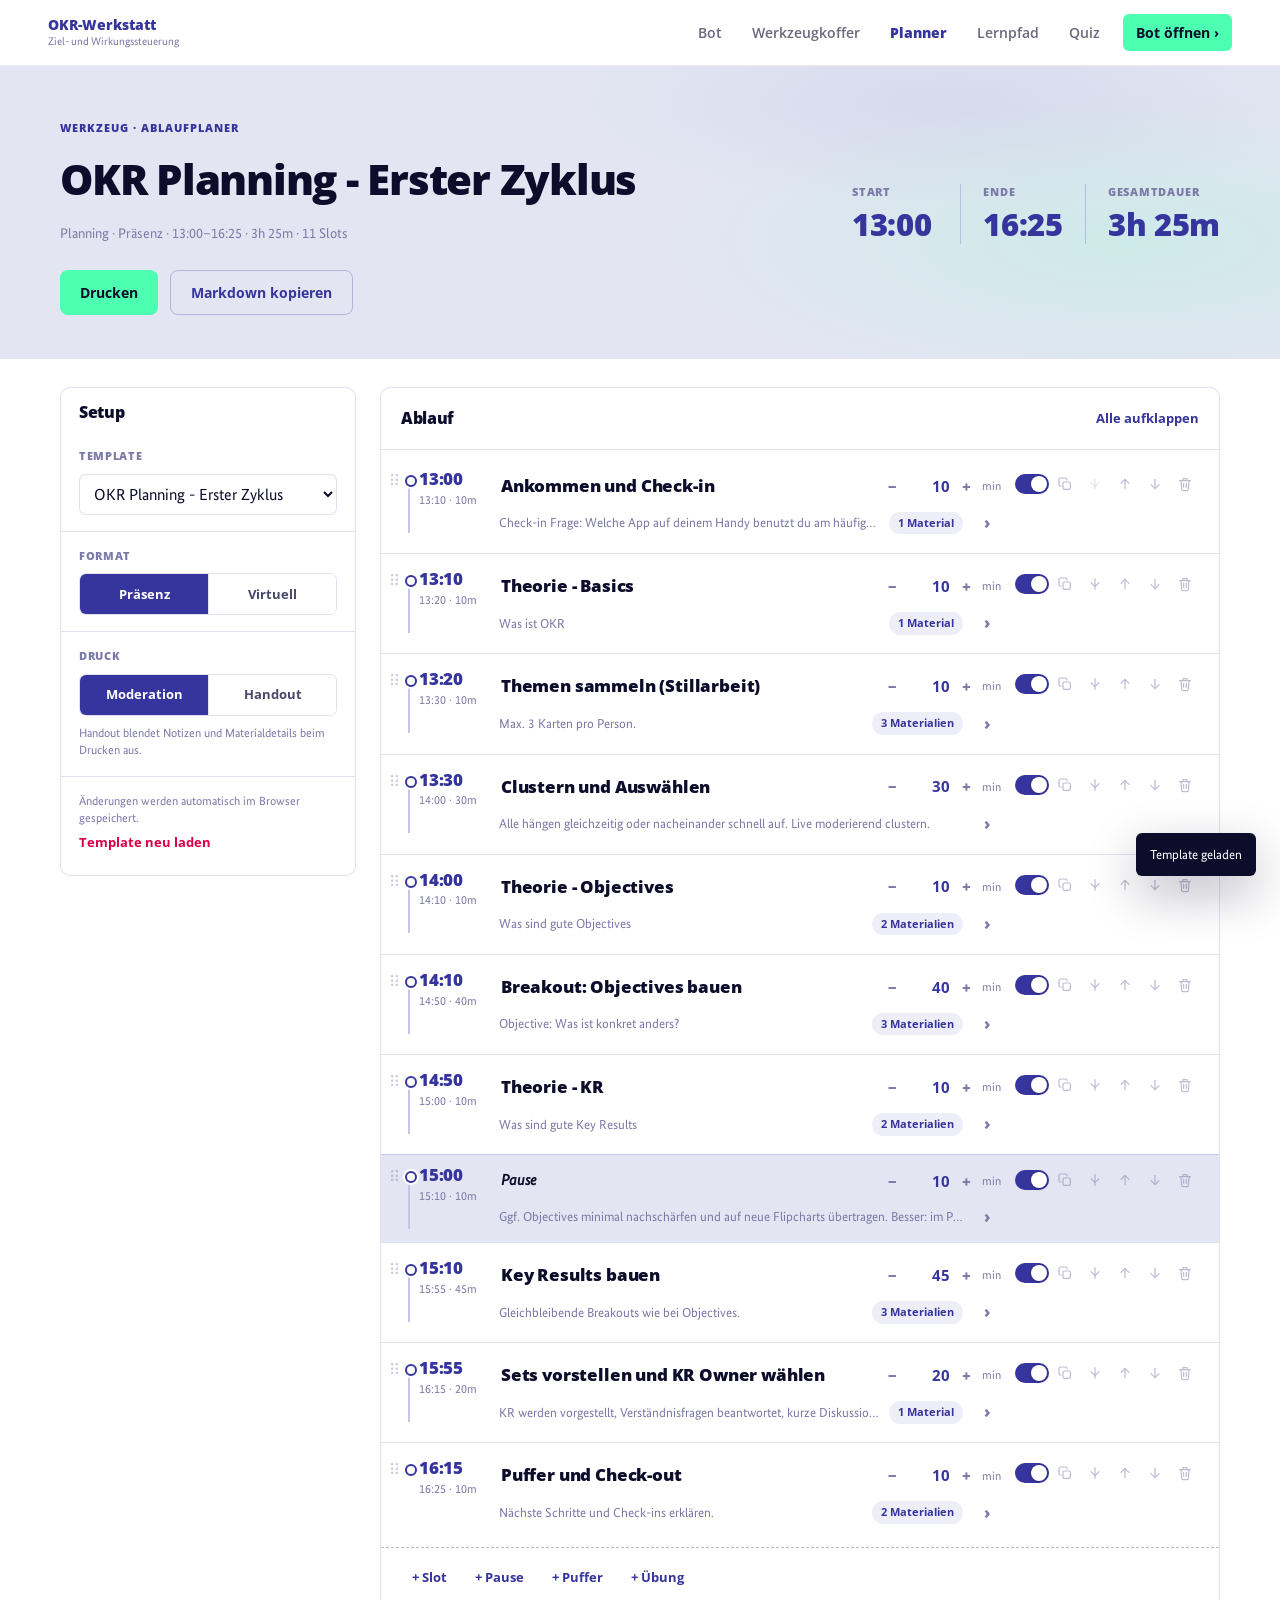
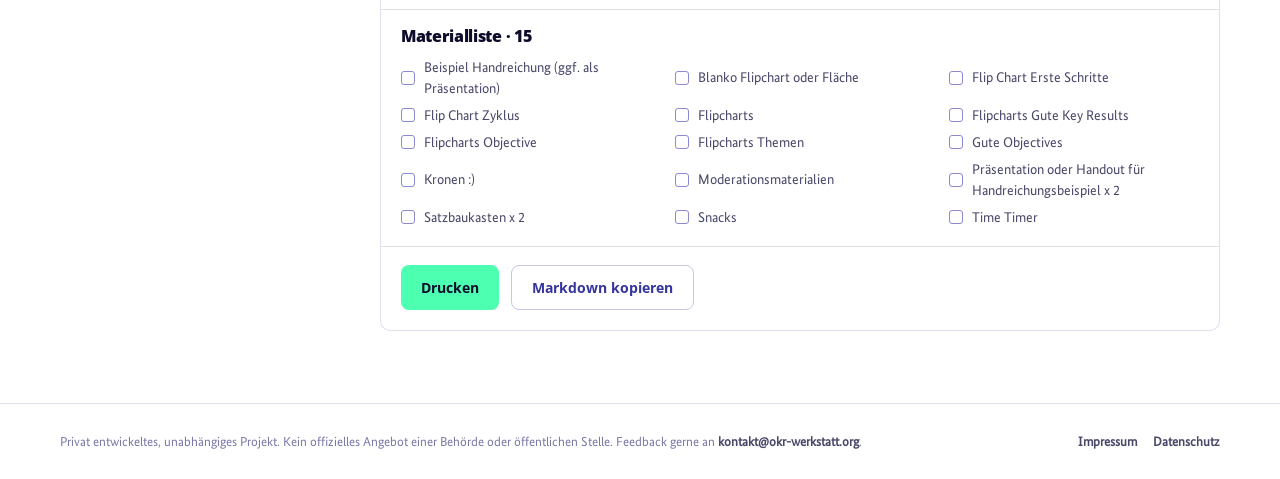
<file: planner.html>
<!DOCTYPE html>
<html lang="de">
<head>
<meta charset="UTF-8" />
<meta name="viewport" content="width=device-width, initial-scale=1.0" />
<meta name="description" content="Ein schlanker Ablaufplaner für OKR-Workshops mit Drag-and-drop, automatischen Zeiten und Druckansicht." />
<title>OKR Ablaufplaner | OKR-Werkstatt</title>
<link rel="icon" href="data:," />
<link rel="stylesheet" href="shared/tokens.css?v=20260711-1" />
<style>
  :root {
    --r-card: 6px;
    --r-panel: 10px;
    --blau-strong: rgba(54,52,157,0.2);
  }

  body { background: var(--weiss); color: var(--dunkel); min-height: 100vh; }
  .wrap { width: min(1160px, 92vw); margin-inline: auto; }

  button, input, select, textarea { font: inherit; color: inherit; }
  button { cursor: pointer; }

  :where(a, button, input, select, textarea):focus-visible {
    outline: 2px solid var(--blau);
    outline-offset: 2px;
    border-radius: 4px;
  }

                                      
  nav.top {
    position: sticky; top: 0; z-index: 50;
    display: flex; align-items: center; justify-content: space-between;
    padding: 14px clamp(18px, 4vw, 48px);
    background: rgba(255,255,255,0.92); backdrop-filter: blur(14px);
    border-bottom: 1px solid rgba(54,52,157,0.1);
  }
  nav.top .brand { text-decoration: none; }
  nav.top .brand .tag { font-family: var(--display); color: var(--blau); line-height: 1.25; }
  nav.top .brand .tag strong { display: block; font-weight: 800; font-size: 14px; }
  nav.top .brand .tag small { display: block; margin-top: 2px; color: var(--fg-muted); font-family: var(--body); font-size: 11px; font-weight: 400; }
  nav.top .links { display: flex; align-items: center; gap: 4px; }
  nav.top .links a { font-family: var(--display); font-weight: 600; font-size: 14px; text-decoration: none; color: rgba(13,12,43,0.62); padding: 8px 13px; border-radius: 6px; transition: color .2s, background .2s; }
  nav.top .links a:hover { color: var(--blau); background: rgba(54,52,157,0.07); }
  nav.top .links a.active { color: var(--blau); font-weight: 800; }
  nav.top .links a.cta { background: var(--minze); color: var(--dunkel); font-weight: 700; margin-left: 6px; white-space: nowrap; }
  nav.top .links a.cta:hover { filter: brightness(1.06); }
  @media (max-width: 760px) { .nav-hide { display: none !important; } }

                                          
  .btn { font-family: var(--display); font-weight: 700; font-size: 15px; cursor: pointer; border: none; border-radius: 8px; padding: 13px 22px; text-decoration: none; display: inline-flex; align-items: center; gap: 9px; transition: transform .15s, filter .2s, background .2s; }
  .btn:active { transform: scale(0.97); }
  .btn .ch { font-weight: 800; letter-spacing: -0.06em; }
  .btn-mint { background: var(--minze); color: var(--dunkel); }
  .btn-mint:hover { filter: brightness(1.07); }
  .btn-outline { background: transparent; color: var(--blau); border: 1.5px solid rgba(54,52,157,0.28); }
  .btn-outline:hover { background: rgba(54,52,157,0.07); }

                         
  .header-band {
    background: var(--lavendel);
    background-image:
      radial-gradient(ellipse 55% 80% at 88% 60%, rgba(77,255,176,0.14) 0%, transparent 65%),
      radial-gradient(ellipse 50% 60% at 74% 12%, rgba(54,52,157,0.07) 0%, transparent 60%);
    padding: clamp(40px, 6vh, 56px) 0 44px;
    position: relative; overflow: hidden;
  }
  .header-grid {
    display: grid;
    grid-template-columns: minmax(0, 1fr) auto;
    gap: clamp(24px, 4vw, 48px);
    align-items: end;
  }
  .eyebrow { font-family: var(--display); font-weight: 800; font-size: 11px; letter-spacing: 0.09em; text-transform: uppercase; color: var(--blau); margin-bottom: 12px; }

  .title-input {
    width: 100%;
    border: 0;
    background: transparent;
    color: var(--dunkel);
    font-family: var(--display);
    font-weight: 800;
    font-size: clamp(1.7rem, 3.5vw, 2.6rem);
    letter-spacing: -0.03em;
    line-height: 1.02;
    padding: 2px 4px 4px 0;
    border-bottom: 2px solid transparent;
    transition: border-color .2s, background .2s;
  }
  .title-input:hover { border-bottom-color: rgba(54,52,157,0.22); }
  .title-input:focus {
    outline: 0;
    background: rgba(255,255,255,0.55);
    border-bottom-color: var(--blau);
    border-radius: 4px;
  }
  .subline { margin-top: 10px; color: var(--fg-muted); font-size: 14px; line-height: 1.5; }

                    
  .stats {
    display: grid;
    grid-template-columns: auto auto auto;
    align-items: stretch;
  }
  .stat { padding: 0 clamp(14px, 2vw, 22px); }
  .stat + .stat { border-left: 1px solid rgba(54,52,157,0.22); }
  .stat:first-child { padding-left: 0; }
  .stat:last-child { padding-right: 0; }
  .stat-label { font-family: var(--display); font-weight: 800; font-size: 11px; letter-spacing: 0.07em; text-transform: uppercase; color: var(--fg-muted); margin-bottom: 6px; }
  .stat-value,
  .stat-button {
    font-family: var(--display);
    font-weight: 800;
    font-size: clamp(1.5rem, 2.4vw, 2rem);
    letter-spacing: -0.01em;
    color: var(--blau);
    line-height: 1;
    font-variant-numeric: tabular-nums;
    display: flex;
    align-items: center;
    height: 1.2em;
    border-bottom: 2px solid transparent;
  }
  .stat-button {
    appearance: none;
    -webkit-appearance: none;
    border: 0;
    border-bottom: 2px solid transparent;
    background: transparent;
    padding: 0;
    cursor: pointer;
    transition: border-color .2s;
  }
  .stat-button.start-stat { width: 4.8ch; }
  .stat-button:hover { border-bottom-color: rgba(54,52,157,0.24); }
  .stat-button:focus-visible { outline: 0; border-bottom-color: var(--blau); }
  .header-actions { display: flex; gap: 12px; margin-top: 26px; flex-wrap: wrap; }
  .header-actions .btn { font-size: 14px; padding: 11px 20px; }

                         
  .time-editor {
    position: fixed;
    inset: 0;
    z-index: 90;
    display: grid;
    place-items: center;
    padding: 18px;
    background: rgba(13,12,43,0.28);
    backdrop-filter: blur(10px);
  }
  .time-editor[hidden] { display: none; }
  .time-sheet {
    width: min(420px, 100%);
    border: 1px solid rgba(54,52,157,0.16);
    border-radius: 10px;
    background: #fff;
    box-shadow: 0 24px 70px rgba(13,12,43,0.22);
    overflow: hidden;
  }
  .time-sheet-head {
    display: flex;
    align-items: center;
    justify-content: space-between;
    gap: 16px;
    padding: 18px 18px 14px;
    border-bottom: 1px solid var(--line);
  }
  .time-sheet-head h2 {
    font-size: 1.1rem;
    font-weight: 800;
  }
  .time-close {
    width: 36px;
    height: 36px;
    border: 1px solid var(--line);
    border-radius: 8px;
    background: #fff;
    color: var(--fg-2);
    font-size: 21px;
    line-height: 1;
  }
  .time-panel {
    display: grid;
    gap: 16px;
    padding: 18px;
  }
  .time-panel[hidden] { display: none; }
  .time-fields {
    display: grid;
    grid-template-columns: 1fr auto 1fr;
    gap: 10px;
    align-items: end;
  }
  .time-field label {
    display: block;
    margin-bottom: 7px;
    color: var(--fg-muted);
    font-family: var(--display);
    font-size: 11px;
    font-weight: 800;
    letter-spacing: 0.07em;
    text-transform: uppercase;
  }
  .time-field input {
    width: 100%;
    border: 1px solid rgba(54,52,157,0.18);
    border-radius: 8px;
    background: #fff;
    color: var(--blau);
    font-family: var(--display);
    font-size: 2rem;
    font-weight: 800;
    line-height: 1;
    padding: 11px 12px;
    text-align: center;
    font-variant-numeric: tabular-nums;
  }
  .time-colon {
    padding-bottom: 11px;
    color: var(--blau);
    font-family: var(--display);
    font-size: 2rem;
    font-weight: 800;
  }
  .time-quick {
    display: grid;
    grid-template-columns: repeat(4, 1fr);
    gap: 8px;
  }
  .time-quick button {
    min-height: 40px;
    border: 1px solid rgba(54,52,157,0.18);
    border-radius: 8px;
    background: var(--blau-10);
    color: var(--blau);
    font-family: var(--display);
    font-weight: 800;
  }
  .time-actions {
    display: grid;
    grid-template-columns: 1fr 1fr;
    gap: 10px;
  }
  .time-actions .btn {
    justify-content: center;
  }
  .time-note {
    color: var(--fg-muted);
    font-size: 13px;
    line-height: 1.45;
  }

                         
  .planner {
    display: grid;
    grid-template-columns: minmax(280px, 296px) minmax(0, 1fr);
    gap: 24px;
    padding: 28px 0 clamp(48px, 8vh, 80px);
    align-items: start;
  }

  .panel {
    border: 1px solid var(--line);
    border-radius: var(--r-panel);
    background: var(--weiss);
  }

                     
  .sidebar { position: sticky; top: 84px; overflow: hidden; }
  .sb-group { padding: 16px 18px; }
  .sb-group + .sb-group { border-top: 1px solid var(--line); }
  .sb-head { padding: 16px 18px 12px; }
  .sb-head h2 { font-family: var(--display); font-weight: 800; font-size: 1rem; color: var(--dunkel); }
  .group-label { display: block; font-family: var(--display); font-weight: 800; font-size: 11px; letter-spacing: 0.06em; text-transform: uppercase; color: var(--fg-muted); margin-bottom: 9px; }

  .sb-group select,
  .sb-group textarea {
    width: 100%;
    border: 1px solid var(--line);
    border-radius: 7px;
    background: var(--weiss);
    color: var(--fg);
    padding: 9px 10px;
    min-height: 40px;
  }
  .sb-group textarea { min-height: 84px; resize: vertical; line-height: 1.45; }

  .segments {
    display: grid;
    grid-template-columns: 1fr 1fr;
    border: 1px solid var(--line);
    border-radius: 7px;
    overflow: hidden;
  }
  .segments button {
    min-height: 40px;
    border: 0;
    background: var(--weiss);
    color: var(--fg-2);
    font-family: var(--display);
    font-size: 13px;
    font-weight: 700;
  }
  .segments button + button { border-left: 1px solid var(--line); }
  .segments button.active { background: var(--blau); color: #fff; }

  .hint { color: var(--fg-muted); font-size: 12px; line-height: 1.45; margin-top: 9px; }

  .text-btn {
    border: 0;
    background: transparent;
    font-family: var(--display);
    font-weight: 700;
    font-size: 13px;
    color: var(--blau);
    padding: 6px 0;
  }
  .text-btn:hover { text-decoration: underline; }
  .text-btn.danger { color: var(--kirsche); }

                    
  .agenda { overflow: hidden; }
  .agenda-head {
    display: flex; align-items: center; justify-content: space-between; gap: 12px;
    padding: 15px 20px;
    border-bottom: 1px solid var(--line);
  }
  .agenda-head h2 { font-family: var(--display); font-weight: 800; font-size: 1rem; color: var(--dunkel); }

  .agenda-list { padding: 4px 0; }

                
  .slot {
    display: grid;
    grid-template-columns: 96px minmax(0, 1fr) auto;
    gap: 14px;
    align-items: start;
    padding: 16px 20px 16px 8px;
    position: relative;
  }
  .slot + .slot { border-top: 1px solid var(--line); }
  .slot.dragging { opacity: 0.45; }
  .slot.drop-target::before {
    content: ""; position: absolute; top: -1px; left: 12px; right: 12px;
    height: 2px; background: var(--minze); border-radius: 2px;
  }

            
  .rail {
    display: grid;
    grid-template-columns: 16px 14px 1fr;
    gap: 0;
    align-items: start;
    position: relative;
    cursor: grab;
    user-select: none;
  }
  .rail:active { cursor: grabbing; }
  .grab {
    grid-column: 1;
    font-family: var(--display);
    color: var(--fg-muted);
    opacity: 0.4;
    cursor: grab;
    line-height: 1;
    font-size: 15px;
    padding-top: 3px;
    transition: opacity .15s, color .15s;
    user-select: none;
  }
  .slot:hover .grab, .slot:focus-within .grab { opacity: 1; }
  .rail:hover .grab { color: var(--blau); }
  .grab:active { cursor: grabbing; }

                         
  .rail-line { grid-column: 2; position: relative; align-self: stretch; }
  .rail-line::before {
    content: "";
    position: absolute;
    left: 0;
    top: 5px;
    width: 8px; height: 8px;
    border-radius: 50%;
    border: 2px solid var(--blau);
    background: var(--weiss);
    box-shadow: 0 0 0 2px var(--weiss);
    z-index: 1;
  }
  .rail-line::after {
    content: "";
    position: absolute;
    left: 3px;
    top: 5px;
    bottom: -24px;
    width: 2px;
    background: var(--blau-20);
  }
  .slot:last-child .rail-line::after { display: none; }

  .rail-time { grid-column: 3; position: relative; }
  .rail-start { font-family: var(--display); font-weight: 800; font-size: 17px; color: var(--blau); line-height: 1.1; letter-spacing: -0.01em; }
  .rail-end { font-size: 12px; color: var(--fg-muted); margin-top: 2px; }

               
  .slot-body { min-width: 0; }
  .slot-title-row { display: flex; align-items: center; gap: 12px; }
  .print-title,
  .print-duration,
  .print-notes { display: none; }
  .st-input {
    flex: 1; min-width: 0;
    border: 0;
    border-bottom: 1px solid transparent;
    background: transparent;
    color: var(--dunkel);
    font-family: var(--display);
    font-weight: 800;
    font-size: 1.05rem;
    letter-spacing: -0.01em;
    padding: 3px 2px;
  }
  .st-input:hover { border-bottom-color: rgba(54,52,157,0.2); }
  .st-input:focus { outline: 0; border-bottom: 2px solid var(--minze); }

                        
  .dur {
    display: inline-flex; align-items: center; gap: 2px;
    flex-shrink: 0;
  }
  .dur-btn {
    display: inline-grid; place-items: center;
    width: 24px; height: 24px;
    border: 0; border-radius: 5px;
    background: transparent;
    color: var(--fg-muted);
    font-family: var(--display); font-weight: 800; font-size: 15px; line-height: 1;
    transition: color .15s, background .15s;
  }
  .dur-btn:hover { color: var(--blau); background: var(--blau-10); }
  .dur-input {
    width: 42px;
    border: 0; background: transparent;
    text-align: right;
    font-family: var(--display); font-weight: 700; font-size: 0.95rem;
    color: var(--blau);
    -moz-appearance: textfield;
    padding: 2px 0;
  }
  .dur-input::-webkit-outer-spin-button,
  .dur-input::-webkit-inner-spin-button { -webkit-appearance: none; margin: 0; }
  .dur-unit { font-size: 12px; color: var(--fg-muted); }

                                          
  .slot-preview {
    display: flex; align-items: center; gap: 10px;
    margin-top: 7px;
    padding: 2px 6px;
    margin-left: -6px; margin-right: -6px;
    border-radius: 6px;
    cursor: pointer;
    transition: background .15s, color .15s;
  }
  .slot-preview:hover {
    background: var(--blau-10);
  }
  .slot-preview:hover .preview-text,
  .slot-preview:hover .chev-btn,
  .slot-preview:hover .collapse-label {
    color: var(--blau);
  }
  .preview-text {
    flex: 1; min-width: 0;
    color: var(--fg-muted); font-size: 13px;
    white-space: nowrap; overflow: hidden; text-overflow: ellipsis;
    transition: color .15s;
  }
  .collapse-label {
    display: none;
    flex: 1; min-width: 0;
    color: var(--fg-muted); font-size: 13px;
    font-family: var(--display); font-weight: 700;
    transition: color .15s;
  }
  .chip {
    flex-shrink: 0;
    font-family: var(--display); font-weight: 700; font-size: 11px;
    background: var(--blau-10); color: var(--blau);
    padding: 3px 9px; border-radius: 999px;
  }
  .chev-btn {
    flex-shrink: 0;
    border: 0; background: transparent;
    color: var(--fg-muted);
    display: inline-grid; place-items: center;
    width: 24px; height: 24px;
    font-size: 16px; line-height: 1;
    transition: color .15s;
  }
  .chev-btn .chev { display: inline-block; transition: transform .2s var(--ease); }
  .slot.open .slot-preview .preview-text,
  .slot.open .slot-preview .chip { display: none; }
  .slot.open .slot-preview .collapse-label { display: block; }
  .slot.open .chev-btn .chev { transform: rotate(90deg); }
  .chev-btn:hover { color: var(--blau); }

                       
  .slot-detail {
    display: grid;
    grid-template-rows: 0fr;
    transition: grid-template-rows .25s var(--ease);
  }
  .slot.open .slot-detail { grid-template-rows: 1fr; }
  .slot-detail > .detail-inner { overflow: hidden; min-height: 0; }
  .slot.open .slot-detail > .detail-inner { overflow: visible; }
  .detail-box {
    margin-top: 10px;
    background: #fafaff;
    border: 1px solid var(--line);
    border-radius: 8px;
    padding: 12px 14px;
    display: grid;
    gap: 12px;
  }
  .field-label { display: block; font-family: var(--display); font-weight: 800; font-size: 11px; letter-spacing: 0.05em; text-transform: uppercase; color: var(--fg-muted); margin-bottom: 5px; }
  .detail-inner textarea {
    width: 100%;
    border: 0;
    border-bottom: 1px solid transparent;
    background: transparent;
    color: var(--fg);
    resize: none;
    overflow: hidden;
    line-height: 1.5;
    padding: 2px 0;
  }
  .detail-inner input {
    width: 100%;
    border: 0;
    border-bottom: 1px solid transparent;
    background: transparent;
    color: var(--fg);
    line-height: 1.5;
    padding: 2px 0;
  }
  .detail-inner textarea:focus,
  .detail-inner input:focus { outline: 0; border-bottom: 2px solid var(--minze); }

               
  .slot-actions {
    display: flex; align-items: center; gap: 2px;
    flex-shrink: 0;
  }
  .icon-btn {
    display: inline-grid; place-items: center;
    width: 28px; height: 28px;
    border: 0; border-radius: 6px;
    background: transparent;
    color: var(--fg-muted);
    opacity: 0.5;
    transition: opacity .15s, color .15s, background .15s;
  }
  .slot:hover .icon-btn, .slot:focus-within .icon-btn { opacity: 1; }
  .icon-btn:hover { background: var(--blau-10); color: var(--blau); }
  .icon-btn:disabled { opacity: 0.2 !important; cursor: not-allowed; }
  .icon-btn.del:hover { background: var(--kirsche-10); color: var(--kirsche); }
  .icon-btn svg { display: block; }

                            
  .switch {
    position: relative; display: inline-flex; align-items: center;
    width: 34px; height: 20px; flex-shrink: 0;
  }
  .switch input { position: absolute; opacity: 0; width: 100%; height: 100%; margin: 0; cursor: pointer; }
  .switch .track {
    position: relative;
    width: 34px; height: 20px; border-radius: 999px;
    background: var(--blau-20);
    transition: background .18s;
    flex-shrink: 0;
  }
  .switch .track::after {
    content: ""; position: absolute; left: 2px; top: 2px;
    width: 16px; height: 16px; border-radius: 50%;
    background: #fff;
    box-shadow: 0 1px 3px rgba(13,12,43,0.25);
    transition: transform .18s var(--ease);
  }
  .switch input:checked + .track { background: var(--blau); }
  .switch input:checked + .track::after { transform: translateX(14px); }
  .switch input:focus-visible + .track { outline: 2px solid var(--blau); outline-offset: 2px; }

                     
  .slot.disabled .slot-body,
  .slot.disabled .rail-start,
  .slot.disabled .rail-end { opacity: 0.45; }
  .slot.disabled .st-input { text-decoration: line-through; }
  .slot.disabled .rail-line::before { border-color: #b8b8c8; background: var(--weiss); }

                   
  .slot.break-slot { background: var(--lavendel); padding-top: 11px; padding-bottom: 11px; }
  .slot.break-slot .st-input { font-family: var(--body); font-style: italic; font-weight: 700; font-size: 0.95rem; }

                     
  .quick-add-row {
    display: flex; flex-wrap: wrap; gap: 6px;
    padding: 14px 20px 16px;
    border-top: 1px dashed var(--line-strong);
  }
  .qa-btn {
    border: 0; background: transparent;
    font-family: var(--display); font-weight: 700; font-size: 13px;
    color: var(--blau);
    padding: 6px 11px; border-radius: 999px;
    transition: background .15s;
  }
  .qa-btn:hover { background: var(--blau-10); }

                   
  .empty-state {
    border: 1px dashed var(--line-strong);
    border-radius: var(--r-card);
    margin: 16px 20px;
    padding: 36px 20px;
    color: var(--fg-muted);
    text-align: center;
    font-size: 14px;
  }

                       
  .materials-board { border-top: 1px solid var(--line); padding: 18px 20px; }
  .materials-board h3 { font-family: var(--display); font-weight: 800; font-size: 1rem; color: var(--dunkel); }
  .material-list {
    display: grid;
    grid-template-columns: repeat(auto-fill, minmax(200px, 1fr));
    gap: 6px 24px;
    margin-top: 12px;
  }
  .material-item {
    display: flex; align-items: center; gap: 9px;
  }
  .material-marker {
    flex-shrink: 0;
    width: 14px; height: 14px;
    border: 1.5px solid var(--blau-40);
    border-radius: 3px;
  }
  .material-text {
    font-size: 14px;
    color: var(--fg-2);
  }

  .bottom-actions {
    display: flex;
    flex-wrap: wrap;
    gap: 12px;
    border-top: 1px solid var(--line);
    padding: 18px 20px 20px;
  }
  .bottom-actions .btn { font-size: 14px; padding: 11px 20px; }

             
  .toast {
    position: fixed; right: 24px; bottom: 24px; z-index: 80;
    max-width: min(360px, calc(100vw - 48px));
    border-radius: var(--r-card);
    background: var(--dunkel);
    color: #fff;
    padding: 12px 14px;
    box-shadow: 0 18px 50px rgba(13,12,43,0.28);
    font-size: 13px;
    opacity: 0; transform: translateY(12px); pointer-events: none;
    transition: opacity .2s var(--ease), transform .2s var(--ease);
  }
  .toast.show { opacity: 1; transform: translateY(0); }

  @media (hover: none) {
    .grab, .icon-btn { opacity: 1 !important; }
  }

                        
  @media (max-width: 980px) {
    .header-grid { grid-template-columns: 1fr; align-items: start; gap: 20px; }
    .stats { grid-template-columns: repeat(3, minmax(0, 1fr)); }
    .planner { grid-template-columns: 1fr; }
    .sidebar { position: static; }
  }

  @media (max-width: 680px) {
    nav.top { padding: 10px 16px 0; }
    .header-actions,
    .bottom-actions { display: grid; }
    .header-actions .btn,
    .bottom-actions .btn { justify-content: center; min-height: 48px; }
    .slot {
      grid-template-columns: 1fr;
      gap: 8px;
      padding: 16px;
    }
    .rail { grid-template-columns: 1fr; cursor: auto; }
    .grab { display: none; }
    .rail-line { display: none; }
    .rail-time { display: flex; align-items: baseline; gap: 10px; }
    .rail-start { font-size: 15px; }
    .slot-actions { flex-wrap: wrap; }
    .stats { padding-left: 0; }
    .slot-title-row { flex-wrap: wrap; }
    .slot-title-row .st-input { flex: 1 1 100%; min-width: 0; }
  }

  @media (min-width: 681px) {
    .mobile-inline-end { display: none; }
  }

  @media (min-width: 40px) {
    .icon-btn, .qa-btn, .dur-btn, .chev-btn, .text-btn { min-width: 28px; }
  }
  @media (max-width: 680px) {
    .icon-btn, .switch { min-width: 40px; min-height: 40px; }
    .switch { width: 40px; }
    .icon-btn { width: 40px; height: 40px; }
  }

                   
                                                                           
  .print-materials,
  .print-moderation { display: none; }

  @media print {
    @page { margin: 13mm; size: A4 portrait; }
    * { box-shadow: none !important; text-shadow: none !important; }
    body { background: #fff; color: #111; font-size: 10.5pt; }

    nav.top,
    .header-actions,
    .bottom-actions,
    .sidebar,
    .agenda-head .text-btn,
    .grab, .chev-btn, .chip,
    .slot-actions, .switch,
    .quick-add-row,
    .dur-btn, .dur-unit,
    .legal-footer,
    .toast { display: none !important; }

    .header-band {
      background: #fff; padding: 0 0 6mm; overflow: visible;
      border-bottom: 3px solid var(--minze); margin-bottom: 6mm;
      -webkit-print-color-adjust: exact; print-color-adjust: exact;
    }
    .header-grid { display: block; }
    .eyebrow { color: #333; }
    .title-input {
      color: var(--blau); font-size: 22pt; border: 0; padding: 0;
      -webkit-print-color-adjust: exact; print-color-adjust: exact;
    }
    .subline { color: #333; font-size: 9.5pt; }
    .stats { display: none; }

    .planner { display: block; padding: 0; }
    .panel { border: 0; border-radius: 0; }
    .agenda-head { display: none; }
    .agenda-list { padding: 0; }

    .slot {
      break-inside: avoid;
      display: grid;
      grid-template-columns: 26mm minmax(0, 1fr);
      gap: 5mm;
      border-bottom: 1px solid #bbb;
      padding: 3mm 0;
    }
    .slot + .slot { border-top: 0; }
    .slot.disabled { display: none !important; }
    .slot.break-slot {
      background: var(--lavendel) !important;
      -webkit-print-color-adjust: exact; print-color-adjust: exact;
      padding-left: 2mm; padding-right: 2mm;
      margin-left: -2mm; margin-right: -2mm;
    }

    .rail { display: block; }
    .rail-line { display: none; }
    .rail-start {
      color: var(--blau); font-size: 12pt;
      -webkit-print-color-adjust: exact; print-color-adjust: exact;
    }
    .rail-end { color: #333; font-size: 8.5pt; }

    .slot-title-row {
      display: grid;
      grid-template-columns: minmax(0, 1fr) 14mm;
      gap: 4mm;
      align-items: start;
      margin-bottom: 1mm;
    }
    .st-input { display: none; }
    .print-title {
      display: block;
      color: #111;
      font-family: var(--display);
      font-size: 12pt;
      font-weight: 800;
      line-height: 1.18;
      overflow-wrap: anywhere;
    }
    .slot.break-slot .print-title {
      font-family: var(--body);
      font-style: italic;
      font-weight: 700;
    }
    .dur { display: block; text-align: right; }
    .dur-input { display: none; }
    .print-duration {
      display: block;
      color: #111;
      font-size: 10pt;
      font-weight: 700;
      line-height: 1.2;
      text-align: right;
    }

                                    
    .slot-preview { display: none !important; }
    .slot-detail { display: block !important; grid-template-rows: none !important; }
    .slot-detail > .detail-inner { overflow: visible !important; }
    .detail-inner,
    .detail-box {
      background: #fff !important; border: 0; padding: 0; margin-top: 1mm;
      display: block;
    }
    .detail-inner .detail-field + .detail-field { margin-top: 1.5mm; }
    .field-label { color: #333; font-size: 8pt; }
    .detail-inner textarea {
      display: block; width: 100%;
      color: #222; font-size: 9pt; line-height: 1.35;
      white-space: pre-wrap; border: 0; overflow: visible;
    }
    .detail-field-notes textarea { display: none; }
    .print-notes {
      display: block;
      color: #222;
      font-size: 9pt;
      line-height: 1.35;
      white-space: pre-wrap;
    }
    .detail-field-moderation { display: none; }
                                                                                   
    .detail-field-materials { display: none; }

    .print-materials,
    .print-moderation {
      display: block;
      margin-top: 1.5mm;
      font-size: 9pt; color: #333;
    }

    body.participant-print .slot-detail,
    body.participant-print .print-materials,
    body.participant-print .print-moderation,
    body.participant-print .materials-board { display: none !important; }

    .materials-board {
      border-top: 2px solid #111; padding: 6mm 0 0;
      break-inside: avoid;
    }
    .material-list { display: block; columns: 2; column-gap: 16mm; }
    .material-item { break-inside: avoid; margin-bottom: 2mm; }
    .material-marker { display: none; }
    .material-text { display: flex; align-items: center; gap: 3mm; color: #111; font-size: 10pt; }
    .material-text::before {
      content: "";
      display: inline-block;
      flex-shrink: 0;
      width: 10pt; height: 10pt;
      border: 1pt solid #333;
      background: #fff;
    }
  }
</style>
</head>
<body>

<nav class="top">
  <a class="brand" href="index.html" aria-label="Zur Startseite">
    <span class="tag"><strong>OKR-Werkstatt</strong><small>Ziel- und Wirkungssteuerung</small></span>
  </a>
  <div class="links">
    <a href="index.html#bot" class="nav-hide">Bot</a>
    <a href="werkzeugkoffer.html" class="nav-hide">Werkzeugkoffer</a>
    <a href="planner.html" class="active nav-hide" aria-current="page">Planner</a>
    <a href="lernpfad.html" class="nav-hide">Lernpfad</a>
    <a href="quiz.html" class="nav-hide">Quiz</a>
    <a href="index.html#bot" class="cta">Bot öffnen ›</a>
  </div>
  <div class="mobile-nav" aria-label="Bereiche">
    <a href="werkzeugkoffer.html">Werkzeugkoffer</a>
    <a href="planner.html" class="act" aria-current="page">Planner</a>
    <a href="lernpfad.html">Lernpfad</a>
    <a href="quiz.html">Quiz</a>
  </div>
</nav>

<header class="header-band">
  <div class="wrap header-grid">
    <div>
      <div class="eyebrow">Werkzeug · Ablaufplaner</div>
      <input id="workshopTitle" class="title-input" type="text" aria-label="Workshop-Titel" placeholder="Workshop-Titel" />
      <div class="subline" id="agendaSubline"></div>
    </div>
    <div class="stats" aria-live="polite">
      <div class="stat">
        <div class="stat-label">Start</div>
        <button id="startTimeButton" class="stat-button start-stat" type="button" aria-label="Startzeit bearbeiten">13:00</button>
      </div>
      <div class="stat">
        <div class="stat-label">Ende</div>
        <div class="stat-value" id="endTime">--:--</div>
      </div>
      <div class="stat">
        <div class="stat-label">Gesamtdauer</div>
        <button id="totalDurationButton" class="stat-button" type="button" aria-label="Gesamtdauer bearbeiten">0m</button>
      </div>
    </div>
  </div>
  <div class="wrap">
    <div class="header-actions">
      <button class="btn btn-mint" id="printBtn" type="button" data-global-action="print">Drucken</button>
      <button class="btn btn-outline" id="copyBtn" type="button" data-global-action="copy-markdown">Markdown kopieren</button>
    </div>
  </div>
</header>

<main class="wrap planner">
  <aside class="panel sidebar">
    <div class="sb-head"><h2>Setup</h2></div>

    <div class="sb-group">
      <span class="group-label" id="templateLabel">Template</span>
      <select id="templateSelect" aria-labelledby="templateLabel"></select>
    </div>

    <div class="sb-group">
      <span class="group-label">Format</span>
      <div class="segments" id="formatSegments">
        <button type="button" data-format="praesenz">Präsenz</button>
        <button type="button" data-format="virtuell">Virtuell</button>
      </div>
    </div>

    <div class="sb-group">
      <span class="group-label">Druck</span>
      <div class="segments" id="printSegments">
        <button type="button" data-print="facilitator">Moderation</button>
        <button type="button" data-print="participant">Handout</button>
      </div>
      <p class="hint">Handout blendet Notizen und Materialdetails beim Drucken aus.</p>
    </div>

    <div class="sb-group">
      <p class="hint" style="margin-top:0">Änderungen werden automatisch im Browser gespeichert.</p>
      <button class="text-btn danger" id="resetBtn" type="button">Template neu laden</button>
    </div>
  </aside>

  <section class="panel agenda">
    <div class="agenda-head">
      <h2>Ablauf</h2>
      <button class="text-btn" id="toggleAllBtn" type="button">Alle aufklappen</button>
    </div>
    <div class="agenda-list" id="agendaList"></div>
    <div class="quick-add-row" id="quickAddRow">
      <button class="qa-btn" type="button" data-add="custom">+ Slot</button>
      <button class="qa-btn" type="button" data-add="break">+ Pause</button>
      <button class="qa-btn" type="button" data-add="buffer">+ Puffer</button>
      <button class="qa-btn" type="button" data-add="exercise">+ Übung</button>
    </div>
    <div class="materials-board">
      <h3 id="materialsHeading">Materialliste</h3>
      <div class="material-list" id="materialList"></div>
    </div>
    <div class="bottom-actions">
      <button class="btn btn-mint" type="button" data-global-action="print">Drucken</button>
      <button class="btn btn-outline" type="button" data-global-action="copy-markdown">Markdown kopieren</button>
    </div>
  </section>
</main>

<footer class="legal-footer">
  <div class="legal-footer-inner">
    <span>Privat entwickeltes, unabhängiges Projekt. Kein offizielles Angebot einer Behörde oder öffentlichen Stelle. Feedback gerne an <a href="mailto:kontakt@okr-werkstatt.org">kontakt@okr-werkstatt.org</a>.</span>
    <span class="legal-footer-links"><a href="impressum.html">Impressum</a><a href="datenschutz.html">Datenschutz</a></span>
  </div>
</footer>

<div class="time-editor" id="timeEditor" hidden>
  <div class="time-sheet" role="dialog" aria-modal="true" aria-labelledby="timeEditorTitle">
    <div class="time-sheet-head">
      <h2 id="timeEditorTitle">Zeit bearbeiten</h2>
      <button class="time-close" id="timeEditorClose" type="button" aria-label="Zeit-Editor schließen">×</button>
    </div>

    <div class="time-panel" id="startTimePanel">
      <div class="time-fields">
        <div class="time-field">
          <label for="startHourInput">Stunde</label>
          <input id="startHourInput" type="number" inputmode="numeric" min="0" max="23" step="1" />
        </div>
        <div class="time-colon">:</div>
        <div class="time-field">
          <label for="startMinuteInput">Minute</label>
          <input id="startMinuteInput" type="number" inputmode="numeric" min="0" max="59" step="5" />
        </div>
      </div>
      <div class="time-quick">
        <button type="button" data-start-step="-30">-30</button>
        <button type="button" data-start-step="-15">-15</button>
        <button type="button" data-start-step="15">+15</button>
        <button type="button" data-start-step="30">+30</button>
      </div>
      <div class="time-actions">
        <button class="btn btn-outline" type="button" data-time-cancel>Abbrechen</button>
        <button class="btn btn-mint" id="applyStartTimeBtn" type="button">Übernehmen</button>
      </div>
    </div>

    <div class="time-panel" id="durationPanel" hidden>
      <div class="time-fields">
        <div class="time-field">
          <label for="durationHourInput">Stunden</label>
          <input id="durationHourInput" type="number" inputmode="numeric" min="0" max="12" step="1" />
        </div>
        <div class="time-colon">:</div>
        <div class="time-field">
          <label for="durationMinuteInput">Minuten</label>
          <input id="durationMinuteInput" type="number" inputmode="numeric" min="0" max="59" step="5" />
        </div>
      </div>
      <div class="time-quick">
        <button type="button" data-duration-step="-30">-30</button>
        <button type="button" data-duration-step="-15">-15</button>
        <button type="button" data-duration-step="15">+15</button>
        <button type="button" data-duration-step="30">+30</button>
      </div>
      <p class="time-note">Die Differenz landet zuerst im Puffer. Wenn kein Puffer passt, werden die letzten aktiven Slots angepasst.</p>
      <div class="time-actions">
        <button class="btn btn-outline" type="button" data-time-cancel>Abbrechen</button>
        <button class="btn btn-mint" id="applyDurationBtn" type="button">Übernehmen</button>
      </div>
    </div>
  </div>
</div>

<div class="toast" id="toast"></div>

<script>
  var STORAGE_KEY = 'okr-workshop-planner-v1';
  var uidCounter = 0;

  var templates = [
    {
      id: 'blank',
      name: 'Leeres Template',
      type: 'Workshop',
      defaultFormat: 'praesenz',
      defaultStart: '09:00',
      slots: []
    },
    {
      id: 'planning-erstes-mal',
      name: 'OKR Planning - Erster Zyklus',
      type: 'Planning',
      defaultFormat: 'praesenz',
      defaultStart: '13:00',
      slots: [
        {
          title: 'Ankommen und Check-in',
          minutes: 10,
          notes: 'Check-in Frage: Welche App auf deinem Handy benutzt du am häufigsten und warum?',
          materials: 'Snacks'
        },
        {
          title: 'Theorie - Basics',
          minutes: 10,
          notes: 'Was ist OKR\nWarum\nZyklus',
          materials: 'Flipcharts'
        },
        {
          title: 'Themen sammeln (Stillarbeit)',
          minutes: 10,
          notes: 'Max. 3 Karten pro Person.\n\nThemen: Wo lohnt sich Fokus? Wo tut der Arbeitsalltag weh?\n\nLeitfragen:\n- Wenn ihr in 3 Monaten zurückschaut: Wo wollt ihr sagen "da haben wir wirklich was bewegt"?\n- Wo verliert ihr gerade unnötig Zeit, Abstimmung oder Wirkung?\n- Welcher konkrete Fortschritt ist bis Ende des nächsten Zyklus besonders wichtig?\n- Wo wollen wir in 3 Monaten etwas bewegt haben?\n- Was sind eure wichtigsten Themen für die nächsten 3 Monate?\n- Was aus der Retro ist so relevant, dass ihr aktiv dran wollt?\n\nRetro-Themen hier einbringen.',
          materials: 'Time Timer\nModerationsmaterialien\nBlanko Flipchart oder Fläche'
        },
        {
          title: 'Clustern und Auswählen',
          minutes: 30,
          notes: 'Alle hängen gleichzeitig oder nacheinander schnell auf. Live moderierend clustern.\n\nLeitfrage: "Wofür würdet ihr wirklich Zeit investieren - und dafür anderes liegen lassen?"',
          materials: ''
        },
        {
          title: 'Theorie - Objectives',
          minutes: 10,
          notes: 'Was sind gute Objectives',
          materials: 'Gute Objectives\nBeispiel Handreichung (ggf. als Präsentation)'
        },
        {
          title: 'Breakout: Objectives bauen',
          minutes: 40,
          notes: 'Objective: Was ist konkret anders?\n\nFragen:\n- Was ist am Ende konkret anders als heute? Nicht was ihr tut, sondern was sich verändert hat?\n- Für wen wird es spürbar besser - und woran merkt diese Person das im Alltag?\n\nBeim Rumgehen bei "verbessern", "stärken", "optimieren" immer nachhaken: Wie genau sieht das dann aus?',
          materials: 'Satzbaukasten x 2\nFlipcharts Themen\nPräsentation oder Handout für Handreichungsbeispiel x 2'
        },
        {
          title: 'Theorie - KR',
          minutes: 10,
          notes: 'Was sind gute Key Results',
          materials: 'Flipcharts Gute Key Results\nBeispiel Handreichung (ggf. als Präsentation)'
        },
        {
          title: 'Pause',
          minutes: 10,
          notes: 'Ggf. Objectives minimal nachschärfen und auf neue Flipcharts übertragen. Besser: im Plenum klären.',
          materials: ''
        },
        {
          title: 'Key Results bauen',
          minutes: 45,
          notes: 'Gleichbleibende Breakouts wie bei Objectives.\n\nKR: Woran sieht man Fortschritt im Alltag?\n\nFragen:\n- Wenn ihr wetten müsstet: Was müsste sich zuerst verändern?\n- Woran würdet ihr während des Zyklus merken, dass ihr auf dem richtigen Weg seid?\n- Welche Veränderung könnt ihr beobachten?\n\nBeim Rumgehen bei "Workshop durchgeführt", "Konzept erstellt" nachfragen: Und was ist danach anders?',
          materials: 'Satzbaukasten x 2\nPräsentation oder Handout für Handreichungsbeispiel x 2\nFlipcharts Objective'
        },
        {
          title: 'Sets vorstellen und KR Owner wählen',
          minutes: 20,
          notes: 'KR werden vorgestellt, Verständnisfragen beantwortet, kurze Diskussion wo nötig. KR Owner wählen.',
          materials: 'Kronen :)'
        },
        {
          title: 'Puffer und Check-out',
          minutes: 10,
          notes: 'Nächste Schritte und Check-ins erklären.',
          materials: 'Flip Chart Zyklus\nFlip Chart Erste Schritte'
        }
      ]
    },
    {
      id: 'planning-abteilung',
      name: 'OKR Planning - Folgezyklus',
      type: 'Planning',
      defaultFormat: 'praesenz',
      defaultStart: '13:00',
      slots: [
        {
          title: 'Ankommen und Check-in',
          minutes: 15,
          notes: 'Wenn mehr Zeit sein sollte hier einfügen:\n- Objective Breakout\n- Key Result Breakout',
          materials: 'Snacks'
        },
        {
          title: 'Themen sammeln (Stillarbeit)',
          minutes: 10,
          notes: 'Max. 3 Karten pro Person.\n\nThemen: Wo lohnt sich Fokus? Wo tut der Arbeitsalltag weh?\n\nLeitfragen:\n- Wenn ihr in 3 Monaten zurückschaut: Wo wollt ihr sagen "da haben wir wirklich was bewegt"?\n- Wo verliert ihr gerade unnötig Zeit, Abstimmung oder Wirkung?\n- Welcher konkrete Fortschritt ist bis Ende des nächsten Zyklus besonders wichtig?\n- Wo wollen wir in 3 Monaten etwas bewegt haben?\n- Was sind eure wichtigsten Themen für die nächsten 3 Monate?\n- Was aus der Retro ist so relevant, dass ihr aktiv dran wollt?\n\nRetro-Themen hier einbringen.',
          materials: 'Time Timer\nModerationsmaterialien\nBlanko Flipchart oder Fläche'
        },
        {
          title: 'Clustern und Auswählen',
          minutes: 40,
          notes: 'Alle hängen gleichzeitig oder nacheinander schnell auf. Live moderierend clustern.\n\nLeitfrage: "Wofür würdet ihr wirklich Zeit investieren - und dafür anderes liegen lassen?"',
          materials: ''
        },
        {
          title: 'Breakout: Objective bauen',
          minutes: 45,
          notes: 'Mini-Theorie-Recap.\n\nObjective: Was ist konkret anders?\n\nFragen:\n- Was ist am Ende konkret anders als heute? Nicht was ihr tut, sondern was sich verändert hat?\n- Für wen wird es spürbar besser - und woran merkt diese Person das im Alltag?\n\nBeim Rumgehen bei "verbessern", "stärken", "optimieren" immer nachhaken: Wie genau sieht das dann aus?',
          materials: 'Flipcharts Gute Objectives\nSatzbaukasten x 2\nFlipcharts Themen\nPräsentation oder Handout für Handreichungsbeispiel x 2'
        },
        {
          title: 'Pause',
          minutes: 10,
          notes: 'Ggf. Objectives minimal nachschärfen und auf neue Flipcharts übertragen. Besser: im Plenum klären.',
          materials: ''
        },
        {
          title: 'Key Results bauen',
          minutes: 60,
          notes: 'Gleichbleibende Breakouts wie bei Objectives.\n\nKR: Woran sieht man Fortschritt im Alltag?\n\nFragen:\n- Wenn ihr wetten müsstet: Was müsste sich zuerst verändern?\n- Woran würdet ihr während des Zyklus merken, dass ihr auf dem richtigen Weg seid?\n- Welche Veränderung könnt ihr beobachten?\n\nBeim Rumgehen bei "Workshop durchgeführt", "Konzept erstellt" nachfragen: Und was ist danach anders?',
          materials: 'Satzbaukasten x 2\nPräsentation oder Handout für Handreichungsbeispiel x 2\nFlipcharts Gute Key Results\nFlipcharts Objective'
        },
        {
          title: 'Sets vorstellen und KR Owner wählen',
          minutes: 20,
          notes: 'KR werden vorgestellt, Verständnisfragen beantwortet, kurze Diskussion wo nötig. KR Owner wählen.',
          materials: 'Kronen :)'
        },
        {
          title: 'Puffer und Check-out',
          minutes: 10,
          notes: 'Nächste Schritte und Check-ins erklären.',
          materials: 'Flip Chart Zyklus\nFlip Chart Erste Schritte'
        }
      ]
    },
    {
      id: 'okr-intro-25',
      name: 'OKR Intro - Teaching Session',
      type: 'Teaching',
      defaultFormat: 'praesenz',
      defaultStart: '09:30',
      slots: [
        {
          title: 'Ankommen und Check-in',
          minutes: 10,
          notes: 'Check-in-Fragen:\n- Wer hat schon mit anderen Methoden des agilen Arbeitens gearbeitet?\n- Wer hat noch nie von OKR gehört?\n- Wer hat schon Berührung mit OKR gehabt?',
          materials: 'Flipchart Agenda\nTimer\nPräsentation'
        },
        {
          title: 'Orientierung',
          minutes: 10,
          notes: 'Warum Wirkungssteuerung?\nWarum OKR?\nUnterschied Objective / Key Result.\nZyklus.\n\nBei Führungskraftfokus:\n- Wo klassische Zielsteuerung oft zu vage bleibt\n- Warum Maßnahmenklarheit nicht dasselbe ist wie Zielklarheit\n- Was OKR für Führung interessant macht: Fokus, sichtbare Veränderung, Gesprächsgrundlage für Nachsteuerung',
          materials: 'Flipchart OKR Überblick\nFlipchart OKR Was/Warum\nFlipchart Bestandteile OKR\nFlipchart Zyklus\nFlipchart Objectives\nFlipchart Key Results'
        },
        {
          title: 'Slido Spiel',
          minutes: 15,
          notes: '7 Fragen.\n\nLink: [Slido-Link einfügen]\nCode: [Code einfügen]',
          materials: ''
        },
        {
          title: 'Übung Objective und Key Results',
          minutes: 45,
          notes: 'Beispiel "Zusammenarbeit" anhand des Handouts durchgehen und Objective-/KR-Gedankengänge erklären (10 min).\n\nAufgabe erklären (5 min).\n\nGruppen entwickeln Objective und 1-2 Key Results (30 min).\n\nSituation: Wenn Leute vertreten müssen, wissen sie, wo sie was finden.',
          materials: '5 Aufgabenstellung\n5 Flipcharts "Thema"\n5 Flipchart "Objective"'
        },
        {
          title: 'Pause',
          minutes: 10,
          notes: '',
          materials: ''
        },
        {
          title: 'Ergebnisse der Übung gemeinsam sichten',
          minutes: 30,
          notes: 'Gruppen zeigen ihre Objectives und 1-2 Key Results.\n\nZu jedem Set ein Feedback geben oder aus der Gruppe kommen lassen.\n\nBei 5 Gruppen: 5 Minuten pro Gruppe.\n\nWenn mehr Zeit ist als 3h: Ein konsolidiertes OKR-Set daraus erstellen (30-45 min).',
          materials: ''
        },
        {
          title: 'Transfer',
          minutes: 20,
          notes: 'OKR vs. Linie.\nOKR-Zyklus in der Praxis.\nQ&A.',
          materials: 'Flipchart Einstieg Praxis\nFlipchart KPI vs KR'
        },
        {
          title: 'Check-out',
          minutes: 5,
          notes: 'Was nehmt ihr heute mit?',
          materials: 'Flipchart ROTI'
        }
      ]
    },
    {
      id: 'review-retro',
      name: 'OKR Review + Retro',
      type: 'Review',
      defaultFormat: 'praesenz',
      defaultStart: '11:00',
      slots: [
        {
          title: 'Ankommen und Check-in',
          minutes: 15,
          notes: 'Check-in-Frage (z. B. Welche App auf deinem Handy nutzt du am meisten und warum?)',
          materials: 'Agenda Flipchart\nKaffee und Süßes\nModerationsbox'
        },
        {
          title: 'Status OKR Sets',
          minutes: 10,
          notes: 'Nur kurz die Excel durchgehen.',
          materials: 'Bildschirm\nExcel-Tabelle'
        },
        {
          title: 'Überleitung',
          minutes: 5,
          notes: 'Was passiert jetzt.\nUnterschied Review/Retro.',
          materials: ''
        },
        {
          title: 'Review & Retro',
          minutes: 10,
          notes: 'TN schreiben still und hängen dann an.\n\nFragen:\n- Waren die Objectives für den Zyklus passend geschnitten und strategisch hilfreich?\n- Was hat auf Ebene der Key Results gut funktioniert, und wo gab es Grenzen oder Schwierigkeiten?\n- Wie gut hat die Arbeit mit den OKRs im Arbeitsalltag tatsächlich funktioniert?\n- Wie lief unsere Zusammenarbeit im Zyklus?',
          materials: 'Flipchart Review\nFlipchart Retro'
        },
        {
          title: 'Pause',
          minutes: 10,
          notes: '(Nach-)clustern und bei Zeitmangel schon mal Learnings vorsteuern.',
          materials: ''
        },
        {
          title: 'Analyse: Muster und Learnings ableiten',
          minutes: 30,
          notes: 'Cluster zeigen + Verständnisfragen (10 min).\nLearnings festhalten (20 min).',
          materials: 'Flipchart Learnings'
        },
        {
          title: 'Check-out',
          minutes: 10,
          notes: '',
          materials: ''
        }
      ]
    }
  ];

  var DEFAULT_TEMPLATE_ID = 'planning-erstes-mal';

  var quickSlots = {
    break: { title: 'Pause', minutes: 10, moderation: '', notes: '', materials: '' },
    buffer: { title: 'Puffer', minutes: 10, moderation: '', notes: 'Zeit für Übergang, Fragen oder Nachschärfung.', materials: '' },
    exercise: { title: 'Übung', minutes: 30, moderation: '', notes: 'Aufgabe erklären, Arbeitsphase, kurze Auswertung.', materials: 'Timer\nArbeitsmaterial' },
    custom: { title: 'Neuer Slot', minutes: 15, moderation: '', notes: '', materials: '' }
  };

  var state = {
    templateId: DEFAULT_TEMPLATE_ID,
    title: '',
    format: 'praesenz',
    printMode: 'facilitator',
    startTime: '13:00',
    slots: []
  };

                                                     
  var expanded = {};
  var timeEditorMode = 'start';

  var els = {
    templateSelect: document.getElementById('templateSelect'),
    startTimeButton: document.getElementById('startTimeButton'),
    formatSegments: document.getElementById('formatSegments'),
    printSegments: document.getElementById('printSegments'),
    workshopTitle: document.getElementById('workshopTitle'),
    agendaSubline: document.getElementById('agendaSubline'),
    agendaList: document.getElementById('agendaList'),
    totalDurationButton: document.getElementById('totalDurationButton'),
    endTime: document.getElementById('endTime'),
    materialList: document.getElementById('materialList'),
    materialsHeading: document.getElementById('materialsHeading'),
    toggleAllBtn: document.getElementById('toggleAllBtn'),
    timeEditor: document.getElementById('timeEditor'),
    timeEditorTitle: document.getElementById('timeEditorTitle'),
    timeEditorClose: document.getElementById('timeEditorClose'),
    startTimePanel: document.getElementById('startTimePanel'),
    durationPanel: document.getElementById('durationPanel'),
    startHourInput: document.getElementById('startHourInput'),
    startMinuteInput: document.getElementById('startMinuteInput'),
    durationHourInput: document.getElementById('durationHourInput'),
    durationMinuteInput: document.getElementById('durationMinuteInput'),
    applyStartTimeBtn: document.getElementById('applyStartTimeBtn'),
    applyDurationBtn: document.getElementById('applyDurationBtn'),
    toast: document.getElementById('toast')
  };

  function makeId() {
    uidCounter += 1;
    return 'slot-' + Date.now().toString(36) + '-' + uidCounter;
  }

  function cloneSlot(slot) {
    return {
      id: makeId(),
      title: slot.title || 'Neuer Slot',
      minutes: Number(slot.minutes) || 10,
      moderation: slot.moderation || '',
      notes: slot.notes || '',
      materials: slot.materials || '',
      enabled: slot.enabled !== false
    };
  }

  function loadTemplate(templateId) {
    var template = templates.find(function(item) { return item.id === templateId; }) || templates.find(function(item) { return item.id === DEFAULT_TEMPLATE_ID; }) || templates[0];
    state = {
      templateId: template.id,
      title: template.name,
      format: template.defaultFormat,
      printMode: state.printMode || 'facilitator',
      startTime: template.defaultStart,
      slots: template.slots.map(cloneSlot)
    };
    expanded = {};
    persist();
    render();
    showToast('Template geladen');
  }

  function hydrate() {
    templates.forEach(function(template) {
      var option = document.createElement('option');
      option.value = template.id;
      option.textContent = template.name;
      els.templateSelect.appendChild(option);
    });

    try {
      var saved = JSON.parse(localStorage.getItem(STORAGE_KEY) || 'null');
      if (saved && Array.isArray(saved.slots)) {
        state = saved;
        state.slots = state.slots.map(function(slot) {
          slot.id = slot.id || makeId();
          slot.moderation = slot.moderation || '';
          slot.enabled = slot.enabled !== false;
          return slot;
        });
      } else {
        loadTemplate(DEFAULT_TEMPLATE_ID);
        return;
      }
    } catch (err) {
      loadTemplate(DEFAULT_TEMPLATE_ID);
      return;
    }

    render();
  }

  function persist() {
    localStorage.setItem(STORAGE_KEY, JSON.stringify(state));
  }

  function minutesFromTime(value) {
    var parts = String(value || '00:00').split(':').map(Number);
    return (parts[0] || 0) * 60 + (parts[1] || 0);
  }

  function timeFromMinutes(total) {
    var day = 24 * 60;
    total = ((total % day) + day) % day;
    var hours = Math.floor(total / 60);
    var minutes = total % 60;
    return String(hours).padStart(2, '0') + ':' + String(minutes).padStart(2, '0');
  }

  function durationLabel(minutes) {
    minutes = Math.max(0, Number(minutes) || 0);
    var h = Math.floor(minutes / 60);
    var m = minutes % 60;
    if (h && m) return h + 'h ' + m + 'm';
    if (h) return h + 'h';
    return m + 'm';
  }

  function activeSlots() {
    return state.slots.filter(function(slot) { return slot.enabled !== false; });
  }

  function totalActiveMinutes() {
    return activeSlots().reduce(function(sum, slot) {
      return sum + (Number(slot.minutes) || 0);
    }, 0);
  }

  function splitMinutes(total) {
    total = Math.max(0, Number(total) || 0);
    return {
      hours: Math.floor(total / 60),
      minutes: total % 60
    };
  }

  function setPairInputs(hourInput, minuteInput, total) {
    var parts = splitMinutes(total);
    hourInput.value = String(parts.hours).padStart(2, '0');
    minuteInput.value = String(parts.minutes).padStart(2, '0');
  }

  function readPairInputs(hourInput, minuteInput, maxHours) {
    var hours = Number(hourInput.value);
    var minutes = Number(minuteInput.value);
    if (!Number.isFinite(hours) || !Number.isFinite(minutes)) return null;
    hours = Math.max(0, Math.floor(hours));
    minutes = Math.max(0, Math.floor(minutes));
    if (typeof maxHours === 'number') hours = Math.min(maxHours, hours);
    if (minutes > 59) {
      hours += Math.floor(minutes / 60);
      minutes = minutes % 60;
    }
    return { hours: hours, minutes: minutes, total: hours * 60 + minutes };
  }

  function openTimeEditor(mode) {
    timeEditorMode = mode;
    var editingStart = mode === 'start';
    els.timeEditorTitle.textContent = editingStart ? 'Startzeit bearbeiten' : 'Gesamtdauer bearbeiten';
    els.startTimePanel.hidden = !editingStart;
    els.durationPanel.hidden = editingStart;
    if (editingStart) {
      setPairInputs(els.startHourInput, els.startMinuteInput, minutesFromTime(state.startTime));
    } else {
      setPairInputs(els.durationHourInput, els.durationMinuteInput, totalActiveMinutes());
    }
    els.timeEditor.hidden = false;
  }

  function closeTimeEditor() {
    els.timeEditor.hidden = true;
  }

  function stepPair(hourInput, minuteInput, delta, wrapDay) {
    var current = readPairInputs(hourInput, minuteInput, wrapDay ? 23 : null);
    if (!current) return;
    var next = current.total + delta;
    if (wrapDay) {
      next = ((next % (24 * 60)) + (24 * 60)) % (24 * 60);
    } else {
      next = Math.max(0, next);
    }
    setPairInputs(hourInput, minuteInput, next);
  }

  function applyStartEditor() {
    var value = readPairInputs(els.startHourInput, els.startMinuteInput, 23);
    if (!value) {
      showToast('Bitte Stunde und Minute eingeben');
      return;
    }
    state.startTime = timeFromMinutes(value.total);
    persist();
    render();
    closeTimeEditor();
  }

  function preferredDurationSlots() {
    var active = activeSlots();
    var buffer = active.find(function(slot) { return /puffer/i.test(slot.title || ''); });
    var ordered = [];
    if (buffer) ordered.push(buffer);
    active.slice().reverse().forEach(function(slot) {
      if (slot !== buffer) ordered.push(slot);
    });
    return ordered;
  }

  function applyTotalDuration(targetTotal) {
    var current = totalActiveMinutes();
    var delta = targetTotal - current;
    var slots = preferredDurationSlots();
    if (!slots.length) {
      showToast('Keine aktiven Slots zum Anpassen');
      return false;
    }
    if (delta > 0) {
      slots[0].minutes = (Number(slots[0].minutes) || 0) + delta;
      return true;
    }
    if (delta < 0) {
      var remaining = Math.abs(delta);
      var removableTotal = slots.reduce(function(sum, slot) {
        return sum + Math.max(0, (Number(slot.minutes) || 0) - 5);
      }, 0);
      if (remaining > removableTotal) {
        showToast('So kurz geht es mit den aktiven Slots nicht');
        return false;
      }
      slots.forEach(function(slot) {
        if (!remaining) return;
        var currentMinutes = Number(slot.minutes) || 0;
        var removable = Math.max(0, currentMinutes - 5);
        var take = Math.min(removable, remaining);
        slot.minutes = currentMinutes - take;
        remaining -= take;
      });
    }
    return true;
  }

  function applyDurationEditor() {
    var value = readPairInputs(els.durationHourInput, els.durationMinuteInput, 12);
    if (!value) {
      showToast('Bitte Dauer eingeben');
      return;
    }
    if (applyTotalDuration(value.total)) {
      persist();
      render();
      closeTimeEditor();
    }
  }

  function getTimeline() {
    var cursor = minutesFromTime(state.startTime);
    return state.slots.map(function(slot) {
      var start = cursor;
      var end = cursor;
      if (slot.enabled !== false) {
        end = start + (Number(slot.minutes) || 0);
        cursor = end;
      }
      return { id: slot.id, start: start, end: end };
    });
  }

  function getMaterials() {
    var seen = {};
    var result = [];
    state.slots.forEach(function(slot) {
      if (slot.enabled === false || !slot.materials) return;
      slot.materials.split('\n').map(function(item) { return item.trim(); }).filter(Boolean).forEach(function(item) {
        var key = item.toLowerCase();
        if (!seen[key]) {
          seen[key] = true;
          result.push(item);
        }
      });
    });
    result.sort(function(a, b) { return a.localeCompare(b, 'de', { sensitivity: 'base' }); });
    return result;
  }

  function isBreak(title) {
    var t = String(title || '').trim().toLowerCase();
    return t === 'pause' || t === 'puffer';
  }

  function materialsCount(value) {
    return String(value || '').split('\n').map(function(i) { return i.trim(); }).filter(Boolean).length;
  }

  function firstLine(value) {
    var lines = String(value || '').split('\n').map(function(i) { return i.trim(); }).filter(Boolean);
    return lines.length ? lines[0] : '';
  }

  function render() {
    els.templateSelect.value = state.templateId;
    els.startTimeButton.textContent = state.startTime;
    els.workshopTitle.value = state.title;
    document.body.classList.toggle('participant-print', state.printMode === 'participant');

    Array.from(els.formatSegments.querySelectorAll('button')).forEach(function(btn) {
      btn.classList.toggle('active', btn.dataset.format === state.format);
    });
    Array.from(els.printSegments.querySelectorAll('button')).forEach(function(btn) {
      btn.classList.toggle('active', btn.dataset.print === state.printMode);
    });

    var template = templates.find(function(item) { return item.id === state.templateId; });
    var activeSlots = state.slots.filter(function(slot) { return slot.enabled !== false; });
    var total = totalActiveMinutes();
    var end = minutesFromTime(state.startTime) + total;
    var materials = getMaterials();

    els.totalDurationButton.textContent = durationLabel(total);
    els.endTime.textContent = timeFromMinutes(end);
    els.materialsHeading.textContent = 'Materialliste' + (materials.length ? ' · ' + materials.length : '');
    els.agendaSubline.textContent = [
      template ? template.type : 'Workshop',
      state.format === 'virtuell' ? 'Virtuell' : 'Präsenz',
      state.startTime + '–' + timeFromMinutes(end),
      durationLabel(total),
      activeSlots.length + ' Slots'
    ].join(' · ');

    renderSlots();
    renderMaterials(materials);
    updateToggleAllLabel();
  }

  function renderSlots() {
    els.agendaList.innerHTML = '';
    if (!state.slots.length) {
      var empty = document.createElement('div');
      empty.className = 'empty-state';
      empty.textContent = 'Noch keine Slots. Füge unten einen neuen Slot hinzu.';
      els.agendaList.appendChild(empty);
      return;
    }

    var timeline = getTimeline().reduce(function(map, item) {
      map[item.id] = item;
      return map;
    }, {});

    state.slots.forEach(function(slot, index) {
      var isOpen = !!expanded[slot.id];
      var brk = isBreak(slot.title);
      var time = timeline[slot.id];
      var disabled = slot.enabled === false;
      var matCount = materialsCount(slot.materials);
      var preview = firstLine(slot.notes);

      var item = document.createElement('article');
      item.className = 'slot'
        + (disabled ? ' disabled' : '')
        + (brk ? ' break-slot' : '')
        + (isOpen ? ' open' : '');
      item.draggable = true;
      item.dataset.id = slot.id;

      var railStart = disabled ? 'aus' : timeFromMinutes(time.start);
      var railEnd = disabled ? 'deaktiviert' : (timeFromMinutes(time.end) + ' · ' + durationLabel(slot.minutes));

      var chevBtn = '<button class="chev-btn" type="button" data-action="toggle-open" aria-label="' + (isOpen ? 'Details zuklappen' : 'Details aufklappen') + '" aria-expanded="' + (isOpen ? 'true' : 'false') + '"><span class="chev">›</span></button>';

                                                                                            
      var previewHtml = '';
      var showPreview = !(brk && !preview && !matCount);
      if (showPreview) {
        previewHtml =
          '<div class="slot-preview" data-role="preview">' +
            '<span class="preview-text">' + (preview ? escapeHtml(preview) : '') + '</span>' +
            '<span class="collapse-label">Zuklappen</span>' +
            (matCount ? '<span class="chip">' + matCount + ' Material' + (matCount === 1 ? '' : 'ien') + '</span>' : '') +
            chevBtn +
          '</div>';
      }

      item.innerHTML = [
        '<div class="rail" title="Ziehen zum Sortieren">',
          '<div class="grab" aria-hidden="true">⠿</div>',
          '<div class="rail-line" aria-hidden="true"></div>',
          '<div class="rail-time">',
            '<div class="rail-start">' + railStart + '</div>',
            '<div class="rail-end">' + railEnd + '</div>',
          '</div>',
        '</div>',
        '<div class="slot-body">',
          '<div class="slot-title-row">',
            '<input class="st-input" data-field="title" value="' + escapeAttr(slot.title) + '" aria-label="Slot-Titel" />',
            '<span class="print-title">' + escapeHtml(slot.title) + '</span>',
            '<div class="dur">',
              '<button class="dur-btn" type="button" data-action="min-minus" aria-label="Dauer verringern">−</button>',
              '<input class="dur-input" data-field="minutes" type="number" min="0" step="5" value="' + escapeAttr(slot.minutes) + '" aria-label="Dauer in Minuten" />',
              '<span class="print-duration">' + escapeHtml(slot.minutes) + '</span>',
              '<button class="dur-btn" type="button" data-action="min-plus" aria-label="Dauer erhöhen">+</button>',
              '<span class="dur-unit">min</span>',
            '</div>',
            (showPreview ? '' : chevBtn),
          '</div>',
          previewHtml,
          '<div class="slot-detail">',
            '<div class="detail-inner">',
            '<div class="detail-box">',
              '<div class="detail-field detail-field-moderation">',
                '<label class="field-label">Moderation</label>',
                '<input data-field="moderation" value="' + escapeAttr(slot.moderation) + '" aria-label="Moderation" placeholder="z. B. Julia, Co-Moderation, Timekeeper" />',
              '</div>',
              '<div class="detail-field detail-field-notes">',
                '<label class="field-label">Moderationsnotizen</label>',
                '<textarea class="notes-input" data-field="notes" aria-label="Moderationsnotizen" placeholder="Moderationsnotizen, Leitfragen, Ablauf …">' + escapeHtml(slot.notes) + '</textarea>',
                '<div class="print-notes">' + escapeHtml(slot.notes) + '</div>',
              '</div>',
              '<div class="detail-field detail-field-materials">',
                '<label class="field-label">Material (je Zeile ein Eintrag)</label>',
                '<textarea class="materials-input" data-field="materials" aria-label="Material" placeholder="Material, je Zeile ein Eintrag">' + escapeHtml(slot.materials) + '</textarea>',
              '</div>',
              (slot.moderation ? '<div class="print-moderation">Moderation: ' + escapeHtml(slot.moderation) + '</div>' : ''),
              (matCount ? '<div class="print-materials">Material: ' + escapeHtml(slot.materials.split('\n').map(function(i) { return i.trim(); }).filter(Boolean).join(' · ')) + '</div>' : ''),
            '</div>',
            '</div>',
          '</div>',
        '</div>',
        '<div class="slot-actions">',
          '<label class="switch" title="Slot aktiv"><input type="checkbox" data-action="toggle" ' + (disabled ? '' : 'checked') + ' aria-label="Slot aktiv" /><span class="track"></span></label>',
          '<button class="icon-btn" type="button" data-action="duplicate" title="Duplizieren" aria-label="Duplizieren">' + icon('duplicate') + '</button>',
          '<button class="icon-btn" type="button" data-action="merge" title="Mit vorherigem zusammenführen" aria-label="Mit vorherigem zusammenführen" ' + (index === 0 ? 'disabled' : '') + '>' + icon('merge') + '</button>',
          '<button class="icon-btn" type="button" data-action="up" title="Nach oben" aria-label="Nach oben">' + icon('up') + '</button>',
          '<button class="icon-btn" type="button" data-action="down" title="Nach unten" aria-label="Nach unten">' + icon('down') + '</button>',
          '<button class="icon-btn del" type="button" data-action="delete" title="Löschen" aria-label="Löschen">' + icon('delete') + '</button>',
        '</div>'
      ].join('');

      item.addEventListener('dragstart', onDragStart);
      item.addEventListener('dragover', onDragOver);
      item.addEventListener('dragleave', onDragLeave);
      item.addEventListener('drop', onDrop);
      item.addEventListener('dragend', onDragEnd);
      item.addEventListener('mousedown', onSlotMouseDown);
      els.agendaList.appendChild(item);
    });

                                                                                         
    Array.from(els.agendaList.querySelectorAll('textarea')).forEach(autoGrow);
  }

  function icon(kind) {
    var attrs = 'width="16" height="16" viewBox="0 0 24 24" fill="none" stroke="currentColor" stroke-width="1.8" stroke-linecap="round" stroke-linejoin="round"';
    var paths = {
      duplicate: '<rect x="9" y="9" width="11" height="11" rx="2"/><path d="M6 15H5a2 2 0 0 1-2-2V5a2 2 0 0 1 2-2h8a2 2 0 0 1 2 2v1"/>',
      merge: '<path d="M12 4v16"/><path d="M6 10l6 6 6-6"/>',
      up: '<path d="M12 19V5"/><path d="M6 11l6-6 6 6"/>',
      down: '<path d="M12 5v14"/><path d="M6 13l6 6 6-6"/>',
      delete: '<path d="M4 7h16"/><path d="M10 11v6M14 11v6"/><path d="M6 7l1 13a2 2 0 0 0 2 2h6a2 2 0 0 0 2-2l1-13"/><path d="M9 7V4h6v3"/>'
    };
    return '<svg ' + attrs + '>' + (paths[kind] || '') + '</svg>';
  }

  function autoGrow(ta) {
    ta.style.height = 'auto';
    ta.style.height = (ta.scrollHeight) + 'px';
  }

  function renderMaterials(materials) {
    els.materialList.innerHTML = '';
    if (!materials.length) {
      var empty = document.createElement('span');
      empty.className = 'hint';
      empty.textContent = 'Noch keine Materialien in aktiven Slots.';
      els.materialList.appendChild(empty);
      return;
    }
    materials.forEach(function(item) {
      var row = document.createElement('div');
      row.className = 'material-item';
      var marker = document.createElement('span');
      marker.className = 'material-marker';
      marker.setAttribute('aria-hidden', 'true');
      var text = document.createElement('span');
      text.className = 'material-text';
      text.textContent = item;
      row.appendChild(marker);
      row.appendChild(text);
      els.materialList.appendChild(row);
    });
  }

  function updateToggleAllLabel() {
    var allOpen = state.slots.length > 0 && state.slots.every(function(slot) { return expanded[slot.id]; });
    els.toggleAllBtn.textContent = allOpen ? 'Alle zuklappen' : 'Alle aufklappen';
  }

  function escapeHtml(value) {
    return String(value || '').replace(/[&<>"']/g, function(char) {
      return ({ '&': '&amp;', '<': '&lt;', '>': '&gt;', '"': '&quot;', "'": '&#039;' })[char];
    });
  }

  function escapeAttr(value) {
    return escapeHtml(value).replace(/"/g, '&quot;');
  }

  function findSlot(id) {
    return state.slots.find(function(slot) { return slot.id === id; });
  }

  function findIndex(id) {
    return state.slots.findIndex(function(slot) { return slot.id === id; });
  }

  function updateSlot(id, field, value, shouldRender) {
    var slot = findSlot(id);
    if (!slot) return;
    if (field === 'minutes') {
      slot.minutes = Math.max(0, Number(value) || 0);
    } else {
      slot[field] = value;
    }
    persist();
    if (shouldRender) render();
  }

  function addSlot(kind) {
    var slot = cloneSlot(quickSlots[kind] || quickSlots.custom);
    expanded[slot.id] = true;                                    
    state.slots.push(slot);
    persist();
    render();
  }

  function duplicateSlot(id) {
    var index = findIndex(id);
    if (index < 0) return;
    var copy = cloneSlot(state.slots[index]);
    if (expanded[id]) expanded[copy.id] = true;
    state.slots.splice(index + 1, 0, copy);
    persist();
    render();
  }

  function deleteSlot(id) {
    state.slots = state.slots.filter(function(slot) { return slot.id !== id; });
    delete expanded[id];
    persist();
    render();
  }

  function mergeWithPrevious(id) {
    var index = findIndex(id);
    if (index <= 0) return;
    var previous = state.slots[index - 1];
    var current = state.slots[index];
    previous.title = previous.title + ' + ' + current.title;
    previous.minutes = (Number(previous.minutes) || 0) + (Number(current.minutes) || 0);
    previous.moderation = [previous.moderation, current.moderation].filter(Boolean).join(' / ');
    previous.notes = [previous.notes, current.notes].filter(Boolean).join('\n\n---\n\n');
    previous.materials = [previous.materials, current.materials].filter(Boolean).join('\n');
    state.slots.splice(index, 1);
    delete expanded[id];
    persist();
    render();
  }

  function moveSlot(id, direction) {
    var index = findIndex(id);
    var target = index + direction;
    if (index < 0 || target < 0 || target >= state.slots.length) return;
    var item = state.slots.splice(index, 1)[0];
    state.slots.splice(target, 0, item);
    persist();
    render();
  }

  function stepMinutes(id, delta) {
    var slot = findSlot(id);
    if (!slot) return;
    slot.minutes = Math.max(0, (Number(slot.minutes) || 0) + delta);
    persist();
    render();
  }

  function onSlotMouseDown(event) {
    var slot = event.currentTarget;
    var inRail = !!event.target.closest('.rail');
    slot.draggable = inRail;
  }

  function restoreDraggable() {
    Array.from(els.agendaList.querySelectorAll('.slot')).forEach(function(el) {
      el.draggable = true;
    });
  }

  function onDragStart(event) {
    var slot = event.currentTarget;
    slot.classList.add('dragging');
    event.dataTransfer.effectAllowed = 'move';
    event.dataTransfer.setData('text/plain', slot.dataset.id);
  }

  function onDragOver(event) {
    event.preventDefault();
    event.dataTransfer.dropEffect = 'move';
    event.currentTarget.classList.add('drop-target');
  }

  function onDragLeave(event) {
    event.currentTarget.classList.remove('drop-target');
  }

  function onDrop(event) {
    event.preventDefault();
    event.currentTarget.classList.remove('drop-target');
    var fromId = event.dataTransfer.getData('text/plain');
    var toId = event.currentTarget.dataset.id;
    if (!fromId || !toId || fromId === toId) return;
    var fromIndex = findIndex(fromId);
    var toIndex = findIndex(toId);
    if (fromIndex < 0 || toIndex < 0) return;
    var item = state.slots.splice(fromIndex, 1)[0];
    state.slots.splice(toIndex, 0, item);
    persist();
    render();
  }

  function onDragEnd(event) {
    event.currentTarget.classList.remove('dragging');
    Array.from(els.agendaList.querySelectorAll('.drop-target')).forEach(function(el) {
      el.classList.remove('drop-target');
    });
    restoreDraggable();
  }

                                                                                
                                                                   
  document.addEventListener('mouseup', restoreDraggable);

  function markdownExport() {
    var timeline = getTimeline().reduce(function(map, item) {
      map[item.id] = item;
      return map;
    }, {});
    var lines = [
      '# ' + state.title,
      '',
      '- Format: ' + (state.format === 'virtuell' ? 'Virtuell' : 'Präsenz'),
      '- Start: ' + state.startTime,
      '- Dauer: ' + durationLabel(totalActiveMinutes()),
      '- Ende: ' + els.endTime.textContent
    ];
    lines.push('', '## Ablauf');
    state.slots.forEach(function(slot) {
      if (slot.enabled === false) return;
      var time = timeline[slot.id];
      lines.push('', '### ' + timeFromMinutes(time.start) + '–' + timeFromMinutes(time.end) + ' ' + slot.title + ' (' + durationLabel(slot.minutes) + ')');
      if (slot.moderation) lines.push('', 'Moderation: ' + slot.moderation);
      if (slot.notes) lines.push(slot.notes);
      if (slot.materials) lines.push('', 'Material:', slot.materials.split('\n').map(function(item) { return '- ' + item; }).join('\n'));
    });
    return lines.join('\n');
  }

  function copyMarkdown() {
    var text = markdownExport();
    if (navigator.clipboard) {
      navigator.clipboard.writeText(text).then(function() {
        showToast('Markdown in die Zwischenablage kopiert');
      });
    } else {
      showToast('Zwischenablage ist in diesem Browser nicht verfügbar');
    }
  }

  function showToast(message) {
    els.toast.textContent = message;
    els.toast.classList.add('show');
    clearTimeout(showToast.timer);
    showToast.timer = setTimeout(function() {
      els.toast.classList.remove('show');
    }, 1800);
  }

                          
  els.templateSelect.addEventListener('change', function(event) {
    loadTemplate(event.target.value);
  });

  els.startTimeButton.addEventListener('click', function() {
    openTimeEditor('start');
  });

  els.totalDurationButton.addEventListener('click', function() {
    openTimeEditor('duration');
  });

  els.timeEditorClose.addEventListener('click', closeTimeEditor);

  els.timeEditor.addEventListener('click', function(event) {
    if (event.target === els.timeEditor || event.target.closest('[data-time-cancel]')) {
      closeTimeEditor();
    }
  });

  els.timeEditor.addEventListener('click', function(event) {
    var startStep = event.target.closest('[data-start-step]');
    var durationStep = event.target.closest('[data-duration-step]');
    if (startStep) {
      stepPair(els.startHourInput, els.startMinuteInput, Number(startStep.dataset.startStep), true);
    }
    if (durationStep) {
      stepPair(els.durationHourInput, els.durationMinuteInput, Number(durationStep.dataset.durationStep), false);
    }
  });

  els.applyStartTimeBtn.addEventListener('click', applyStartEditor);
  els.applyDurationBtn.addEventListener('click', applyDurationEditor);

  document.addEventListener('keydown', function(event) {
    if (event.key === 'Escape' && !els.timeEditor.hidden) closeTimeEditor();
  });

  els.workshopTitle.addEventListener('input', function(event) {
    state.title = event.target.value;
    persist();
    render();
  });

  els.formatSegments.addEventListener('click', function(event) {
    var btn = event.target.closest('button[data-format]');
    if (!btn) return;
    state.format = btn.dataset.format;
    persist();
    render();
  });

  els.printSegments.addEventListener('click', function(event) {
    var btn = event.target.closest('button[data-print]');
    if (!btn) return;
    state.printMode = btn.dataset.print;
    persist();
    render();
  });

  document.getElementById('quickAddRow').addEventListener('click', function(event) {
    var btn = event.target.closest('button[data-add]');
    if (!btn) return;
    addSlot(btn.dataset.add);
  });

  els.toggleAllBtn.addEventListener('click', function() {
    var allOpen = state.slots.length > 0 && state.slots.every(function(slot) { return expanded[slot.id]; });
    if (allOpen) {
      expanded = {};
    } else {
      state.slots.forEach(function(slot) { expanded[slot.id] = true; });
    }
    render();
  });

  document.addEventListener('click', function(event) {
    var globalAction = event.target.closest('[data-global-action]');
    if (!globalAction) return;
    if (globalAction.dataset.globalAction === 'copy-markdown') copyMarkdown();
    if (globalAction.dataset.globalAction === 'print') window.print();
  });

  document.getElementById('resetBtn').addEventListener('click', function() {
    if (confirm('Template neu laden? Deine Änderungen an diesem Plan gehen dabei verloren.')) {
      loadTemplate(state.templateId);
    }
  });

  els.agendaList.addEventListener('input', function(event) {
    var slotEl = event.target.closest('.slot');
    var field = event.target.dataset.field;
    if (!slotEl || !field) return;
    if (event.target.tagName === 'TEXTAREA') autoGrow(event.target);
                                                                             
    updateSlot(slotEl.dataset.id, field, event.target.value, false);
  });

  els.agendaList.addEventListener('change', function(event) {
    var slotEl = event.target.closest('.slot');
    if (!slotEl) return;
    var field = event.target.dataset.field;
    if (field) {
      updateSlot(slotEl.dataset.id, field, event.target.value, true);
      return;
    }
    if (event.target.dataset.action === 'toggle') {
      var slot = findSlot(slotEl.dataset.id);
      if (!slot) return;
      slot.enabled = event.target.checked;
      persist();
      render();
    }
  });

  els.agendaList.addEventListener('click', function(event) {
    var slotEl = event.target.closest('.slot');
    if (!slotEl) return;
    var id = slotEl.dataset.id;

                                                                        
    var chev = event.target.closest('[data-action="toggle-open"]');
    var previewArea = event.target.closest('[data-role="preview"]');
    if (chev || previewArea) {
      expanded[id] = !expanded[id];
      render();
      return;
    }

    var btn = event.target.closest('button[data-action]');
    if (!btn) return;
    var action = btn.dataset.action;
    if (action === 'duplicate') duplicateSlot(id);
    else if (action === 'delete') deleteSlot(id);
    else if (action === 'merge') mergeWithPrevious(id);
    else if (action === 'up') moveSlot(id, -1);
    else if (action === 'down') moveSlot(id, 1);
    else if (action === 'min-plus') stepMinutes(id, 5);
    else if (action === 'min-minus') stepMinutes(id, -5);
  });

                                                                            
  window.addEventListener('beforeprint', function() {
    Array.from(els.agendaList.querySelectorAll('textarea')).forEach(autoGrow);
  });

  hydrate();
</script>
</body>
</html>
</file>
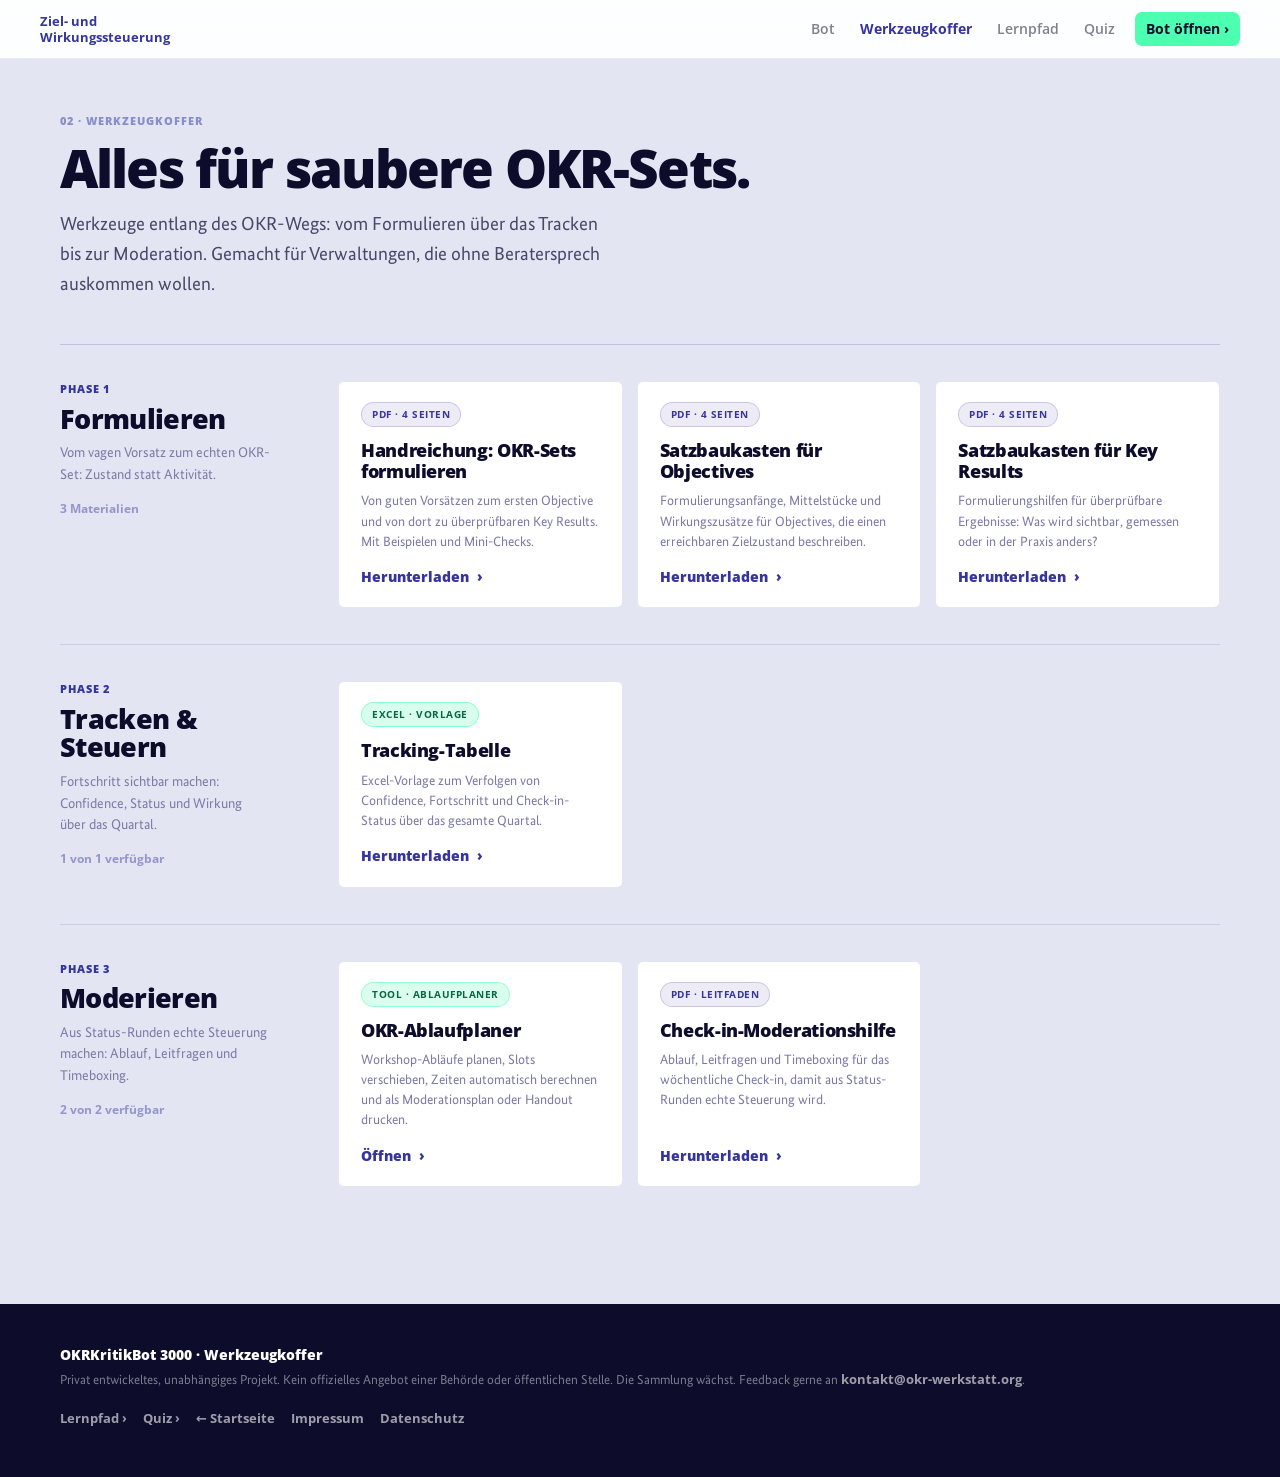
<file: werkzeugkoffer.html>
<!DOCTYPE html>
<html lang="de">
<head>
<meta charset="UTF-8" />
<meta name="viewport" content="width=device-width, initial-scale=1.0" />
<title>Werkzeugkoffer | OKRKritikBot 3000</title>
<link rel="stylesheet" href="shared/tokens.css?v=20260711-1" />
<style>
  body { background: var(--lavendel); color: var(--dunkel); min-height: 100vh; --r-card: 6px; --r-panel: 10px; }
  .wrap { width: min(1160px, 92vw); margin-inline: auto; }

                 
  nav.top { position: sticky; top: 0; z-index: 50; display: flex; align-items: center; justify-content: space-between; padding: 12px clamp(18px,4vw,40px); background: rgba(255,255,255,0.93); backdrop-filter: blur(14px); border-bottom: 1px solid rgba(54,52,157,0.1); }
  nav.top a.home { display: flex; align-items: center; text-decoration: none; }
  nav.top .brand { font-family: var(--display); font-weight: 700; font-size: 13px; color: var(--blau); line-height: 1.25; }
  nav.top .right { display: flex; gap: 3px; align-items: center; }
  nav.top .right a { font-family: var(--display); font-weight: 600; font-size: 13.5px; text-decoration: none; color: rgba(13,12,43,0.52); padding: 7px 11px; border-radius: 7px; transition: background .15s, color .15s; }
  nav.top .right a:hover { background: rgba(54,52,157,0.06); color: var(--blau); }
  nav.top .right a.act { color: var(--blau); font-weight: 700; }
  nav.top .right a.q { background: var(--minze); color: var(--dunkel); font-weight: 700; margin-left: 6px; }
  nav.top .right a.q:hover { filter: brightness(1.07); background: var(--minze); }
  @media (max-width: 760px) { .nav-hide { display: none !important; } }

                  
  .koffer-hero { background: var(--lavendel); padding: clamp(40px,6vh,72px) 0 clamp(34px,5vh,52px); }
  .koffer-hero .kicker { font-family: var(--display); font-weight: 800; font-size: 11px; letter-spacing: 0.09em; text-transform: uppercase; color: rgba(54,52,157,0.5); margin-bottom: 12px; }
  .koffer-hero h1 { font-size: clamp(2.1rem, 4.4vw, 3.3rem); font-weight: 800; letter-spacing: -0.035em; line-height: 1.0; color: var(--dunkel); margin: 0; text-wrap: balance; }
  .koffer-hero p { font-size: clamp(1rem,1.5vw,1.18rem); color: var(--fg-2); line-height: 1.6; margin-top: 14px; max-width: 60ch; }

                          
  .phases { padding-bottom: clamp(60px,9vh,110px); }
  .phase { display: grid; grid-template-columns: 230px 1fr; gap: clamp(24px,4vw,48px); padding: clamp(28px,4vh,44px) 0; border-top: 1px solid rgba(54,52,157,0.14); }
  .phase:first-child { border-top: 1.5px solid rgba(54,52,157,0.2); }
  @media (max-width: 760px) { .phase { grid-template-columns: 1fr; gap: 18px; } }

  .phase-label .pnum { font-family: var(--display); font-weight: 800; font-size: 11px; letter-spacing: 0.08em; text-transform: uppercase; color: var(--blau); margin-bottom: 7px; }
  .phase-label h2 { font-family: var(--display); font-weight: 800; font-size: clamp(1.3rem,2.2vw,1.7rem); letter-spacing: -0.025em; color: var(--dunkel); line-height: 1.05; }
  .phase-label .pdesc { font-size: 14px; color: var(--fg-muted); line-height: 1.55; margin-top: 9px; max-width: 30ch; }
  .phase-label .pmeta { font-family: var(--display); font-weight: 700; font-size: 11.5px; color: rgba(54,52,157,0.45); margin-top: 14px; }

  .phase-tools { display: grid; grid-template-columns: repeat(3, minmax(0, 1fr)); gap: 14px; align-content: start; }
  @media (max-width: 980px) { .phase-tools { grid-template-columns: 1fr 1fr; } }
  @media (max-width: 560px) { .phase-tools { grid-template-columns: 1fr; } }

                       
  .tool-card { background: #fff; border: 1.5px solid rgba(54,52,157,0.12); border-radius: var(--r-card); padding: 20px 22px; display: flex; flex-direction: column; text-decoration: none; color: inherit; min-height: 168px; transition: transform .2s var(--ease), box-shadow .2s var(--ease), border-color .2s var(--ease); }
  a.tool-card:hover { transform: translateY(-3px); border-color: rgba(54,52,157,0.32); box-shadow: 0 16px 40px rgba(54,52,157,0.13); }
  .tool-card.soon { opacity: 0.66; }

  .tc-top { display: flex; align-items: center; justify-content: space-between; gap: 8px; margin-bottom: 13px; }
  .kpill { font-family: var(--display); font-weight: 700; font-size: 10px; letter-spacing: 0.05em; text-transform: uppercase; padding: 4px 10px; border-radius: 999px; white-space: nowrap; }
  .kpill.pdf { background: rgba(54,52,157,0.09); color: var(--blau); border: 1px solid rgba(54,52,157,0.2); }
  .kpill.xls { background: rgba(77,255,176,0.22); color: #0a6640; border: 1px solid rgba(77,255,176,0.55); }
  .kpill.tool { background: rgba(77,255,176,0.2); color: #0a6640; border: 1px solid rgba(77,255,176,0.5); }
  .badge-soon { font-family: var(--display); font-weight: 700; font-size: 10px; letter-spacing: 0.04em; text-transform: uppercase; color: var(--dunkel); background: var(--minze); padding: 3px 9px; border-radius: 999px; white-space: nowrap; }

  .tool-card h3 { font-family: var(--display); font-weight: 800; font-size: 1.12rem; letter-spacing: -0.02em; color: var(--dunkel); line-height: 1.18; }
  .tool-card p { font-size: 13.5px; color: var(--fg-muted); line-height: 1.5; margin-top: 8px; }
  .tc-link { margin-top: auto; padding-top: 16px; font-family: var(--display); font-weight: 800; font-size: 13.5px; color: var(--blau); display: flex; align-items: center; gap: 8px; }
  .tc-link .ch { transition: transform .2s; font-weight: 800; }
  a.tool-card:hover .tc-link .ch { transform: translateX(5px); }
  .tc-link.muted { color: var(--fg-muted); }

                    
  footer { background: var(--dunkel); color: #fff; padding: 40px 0 48px; }
  footer .inner { display: flex; justify-content: space-between; align-items: flex-end; gap: 20px; flex-wrap: wrap; }
  footer .ft-title { font-family: var(--display); font-weight: 800; font-size: 14px; }
  footer .ft-sub { font-size: 13px; color: rgba(255,255,255,0.45); margin-top: 5px; }
  footer a { font-family: var(--display); font-weight: 700; font-size: 13px; color: rgba(255,255,255,0.6); text-decoration: none; }
  footer a:hover { color: #fff; }

  @media (max-width: 760px) {
    nav.top { padding: 10px 16px 0; }
    nav.top .brand { font-size: 14px; }
    nav.top .right a.q { padding: 9px 14px; font-size: 14px; }
    .koffer-hero { padding: 38px 0 34px; }
    .koffer-hero .kicker, .phase-label .pnum { font-size: 12px; }
    .koffer-hero h1 { font-size: 2.45rem; line-height: 1.04; }
    .koffer-hero p { font-size: 1.06rem; line-height: 1.62; }
    .phase { gap: 20px; padding: 34px 0 38px; }
    .phase-label h2 { font-size: 1.55rem; }
    .phase-label .pdesc { max-width: none; font-size: 15.5px; color: var(--fg-2); }
    .phase-label .pmeta { margin-top: 12px; font-size: 12.5px; }
    .tool-card { min-height: 0; padding: 21px 21px 22px; }
    .kpill, .badge-soon { font-size: 11px; }
    .tool-card h3 { font-size: 1.22rem; line-height: 1.22; }
    .tool-card p { font-size: 15.5px; color: var(--fg-2); line-height: 1.55; }
    .tc-link { font-size: 14.5px; }
    footer { padding: 36px 0 42px; }
    footer .ft-title { font-size: 15px; }
    footer .ft-sub, footer a { font-size: 14px; line-height: 1.55; }
  }
</style>
</head>
<body>

<nav class="top">
  <a class="home" href="index.html">
    <span class="brand">Ziel- und<br>Wirkungssteuerung</span>
  </a>
  <div class="right">
    <a href="index.html#bot" class="nav-hide">Bot</a>
    <a href="werkzeugkoffer.html" class="act nav-hide">Werkzeugkoffer</a>
    <a href="lernpfad.html" class="nav-hide">Lernpfad</a>
    <a href="quiz.html" class="nav-hide">Quiz</a>
    <a href="index.html#bot" class="q">Bot öffnen ›</a>
  </div>
  <div class="mobile-nav" aria-label="Bereiche">
    <a href="werkzeugkoffer.html" class="act" aria-current="page">Werkzeugkoffer</a>
    <a href="lernpfad.html">Lernpfad</a>
    <a href="quiz.html">Quiz</a>
  </div>
</nav>

<header class="koffer-hero">
  <div class="wrap">
    <div class="kicker">02 · Werkzeugkoffer</div>
    <h1>Alles für saubere OKR-Sets.</h1>
    <p>Werkzeuge entlang des OKR-Wegs: vom Formulieren über das Tracken bis zur Moderation. Gemacht für Verwaltungen, die ohne Beratersprech auskommen wollen.</p>
  </div>
</header>

<main class="phases">
  <div class="wrap">

    
    <section class="phase" data-screen-label="Phase 1 Formulieren">
      <div class="phase-label">
        <div class="pnum">Phase 1</div>
        <h2>Formulieren</h2>
        <p class="pdesc">Vom vagen Vorsatz zum echten OKR-Set: Zustand statt Aktivität.</p>
        <div class="pmeta">3 Materialien</div>
      </div>
      <div class="phase-tools">
        <a class="tool-card" href="assets/downloads/Handreichung-OKR-Sets.pdf" target="_blank" rel="noopener">
          <div class="tc-top"><span class="kpill pdf">PDF · 4 Seiten</span></div>
          <h3>Handreichung: OKR-Sets formulieren</h3>
          <p>Von guten Vorsätzen zum ersten Objective und von dort zu überprüfbaren Key Results. Mit Beispielen und Mini-Checks.</p>
          <span class="tc-link">Herunterladen <span class="ch">›</span></span>
        </a>
        <a class="tool-card" href="assets/downloads/OKR-Satzbaukasten-Objectives.pdf" target="_blank" rel="noopener">
          <div class="tc-top"><span class="kpill pdf">PDF · 4 Seiten</span></div>
          <h3>Satzbaukasten für Objectives</h3>
          <p>Formulierungsanfänge, Mittelstücke und Wirkungszusätze für Objectives, die einen erreichbaren Zielzustand beschreiben.</p>
          <span class="tc-link">Herunterladen <span class="ch">›</span></span>
        </a>
        <a class="tool-card" href="assets/downloads/OKR-Satzbaukasten-Key-Results.pdf" target="_blank" rel="noopener">
          <div class="tc-top"><span class="kpill pdf">PDF · 4 Seiten</span></div>
          <h3>Satzbaukasten für Key Results</h3>
          <p>Formulierungshilfen für überprüfbare Ergebnisse: Was wird sichtbar, gemessen oder in der Praxis anders?</p>
          <span class="tc-link">Herunterladen <span class="ch">›</span></span>
        </a>
      </div>
    </section>

    
    <section class="phase" data-screen-label="Phase 2 Tracken">
      <div class="phase-label">
        <div class="pnum">Phase 2</div>
        <h2>Tracken &amp; Steuern</h2>
        <p class="pdesc">Fortschritt sichtbar machen: Confidence, Status und Wirkung über das Quartal.</p>
        <div class="pmeta">1 von 1 verfügbar</div>
      </div>
      <div class="phase-tools">
        <a class="tool-card" href="assets/downloads/OKR-Tracking.xlsx" target="_blank" rel="noopener">
          <div class="tc-top"><span class="kpill xls">Excel · Vorlage</span></div>
          <h3>Tracking-Tabelle</h3>
          <p>Excel-Vorlage zum Verfolgen von Confidence, Fortschritt und Check-in-Status über das gesamte Quartal.</p>
          <span class="tc-link">Herunterladen <span class="ch">›</span></span>
        </a>
      </div>
    </section>

    
    <section class="phase" data-screen-label="Phase 3 Moderieren">
      <div class="phase-label">
        <div class="pnum">Phase 3</div>
        <h2>Moderieren</h2>
        <p class="pdesc">Aus Status-Runden echte Steuerung machen: Ablauf, Leitfragen und Timeboxing.</p>
        <div class="pmeta">2 von 2 verfügbar</div>
      </div>
      <div class="phase-tools">
        <a class="tool-card" href="planner.html">
          <div class="tc-top"><span class="kpill tool">Tool · Ablaufplaner</span></div>
          <h3>OKR-Ablaufplaner</h3>
          <p>Workshop-Abläufe planen, Slots verschieben, Zeiten automatisch berechnen und als Moderationsplan oder Handout drucken.</p>
          <span class="tc-link">Öffnen <span class="ch">›</span></span>
        </a>
        <a class="tool-card" href="assets/downloads/OKR-Check-Ins-Moderieren.pdf" target="_blank" rel="noopener">
          <div class="tc-top"><span class="kpill pdf">PDF · Leitfaden</span></div>
          <h3>Check-in-Moderationshilfe</h3>
          <p>Ablauf, Leitfragen und Timeboxing für das wöchentliche Check-in, damit aus Status-Runden echte Steuerung wird.</p>
          <span class="tc-link">Herunterladen <span class="ch">›</span></span>
        </a>
      </div>
    </section>

  </div>
</main>

<footer>
  <div class="wrap inner">
    <div>
      <div class="ft-title">OKRKritikBot 3000 · Werkzeugkoffer</div>
      <div class="ft-sub">Privat entwickeltes, unabhängiges Projekt. Kein offizielles Angebot einer Behörde oder öffentlichen Stelle. Die Sammlung wächst. Feedback gerne an <a href="mailto:kontakt@okr-werkstatt.org">kontakt@okr-werkstatt.org</a>.</div>
    </div>
    <div style="display:flex;gap:16px;flex-wrap:wrap;">
      <a href="lernpfad.html">Lernpfad ›</a>
      <a href="quiz.html">Quiz ›</a>
      <a href="index.html">← Startseite</a>
      <a href="impressum.html">Impressum</a>
      <a href="datenschutz.html">Datenschutz</a>
    </div>
  </div>
</footer>

</body>
</html>
</file>
<file: shared/tokens.css>
@font-face {
  font-family: 'BundesSans';
  src: url('../assets/fonts/BundesSans-Web-Regular.woff2') format('woff2'),
       url('../assets/fonts/BundesSans-Web-Regular.woff') format('woff');
  font-weight: 400;
  font-style: normal;
  font-display: swap;
}
@font-face {
  font-family: 'Open Sans';
  src: url('../assets/fonts/OpenSans-Variable.ttf') format('truetype');
  font-weight: 300 800;
  font-style: normal;
  font-display: swap;
}
@font-face {
  font-family: 'BundesSans';
  src: url('../assets/fonts/BundesSans-Web-RegularItalic.woff2') format('woff2'),
       url('../assets/fonts/BundesSans-Web-RegularItalic.woff') format('woff');
  font-weight: 400;
  font-style: italic;
  font-display: swap;
}

:root {
                     
  --blau:        #36349D;
  --minze:       #4DFFB0;
  --kirsche:     #DB0045;
  --lavendel:    #E3E6F2;
  --weiss:       #FFFFFF;
  --dunkel:      #0D0C2B;

  --blau-10:     #EEEEF9;
  --blau-20:     #C5C4EA;
  --blau-40:     #8B89CF;
  --blau-60:     #5957B4;
  --blau-80:     #3B39A6;
  --minze-20:    #C9FFF0;
  --minze-40:    #96FFD9;
  --kirsche-10:  #FCEEE3;
  --kirsche-60:  #E84070;

                        
  --fg:          var(--dunkel);
  --fg-2:        #4A4869;
  --fg-muted:    #7C7AA8;
  --line:        rgba(54,52,157,0.15);
  --line-strong: rgba(54,52,157,0.35);

            
  --display: 'Open Sans', system-ui, sans-serif;
  --body:    'BundesSans', 'Open Sans', system-ui, sans-serif;

                                     
  --accent:      var(--minze);
  --accent-ink:  var(--dunkel);

              
  --ease: cubic-bezier(0.16, 1, 0.3, 1);
}

* { margin: 0; padding: 0; box-sizing: border-box; }

html {
  scroll-behavior: smooth;
  -webkit-font-smoothing: antialiased;
  -webkit-text-size-adjust: 100%;
  text-size-adjust: 100%;
}

body {
  font-family: var(--body);
  color: var(--fg);
  background: var(--weiss);
  line-height: 1.5;
}

::selection { background: var(--minze); color: var(--dunkel); }

h1,h2,h3,h4 { font-family: var(--display); font-weight: 700; letter-spacing: -0.02em; line-height: 1.05; }

a { color: inherit; }

.mobile-nav { display: none; }

@media (max-width: 760px) {
  nav.top {
    flex-wrap: wrap;
    row-gap: 0;
  }

  nav.top .mobile-nav {
    display: grid;
    grid-template-columns: repeat(auto-fit, minmax(0, 1fr));
    width: 100%;
    margin-top: 9px;
    padding-top: 7px;
    border-top: 1px solid rgba(54,52,157,0.1);
  }

  nav.top .mobile-nav:has(a:nth-child(3):last-child) {
    grid-template-columns: 1.35fr 1fr 0.75fr;
  }

  nav.top .mobile-nav:has(a:nth-child(4):last-child) {
    grid-template-columns: 1.35fr 0.9fr 1fr 0.75fr;
  }

  nav.top .mobile-nav a {
    display: flex;
    align-items: center;
    justify-content: center;
    min-width: 0;
    min-height: 40px;
    padding: 8px 4px;
    color: var(--fg-muted);
    font-family: var(--display);
    font-size: clamp(12px, 3.05vw, 13px);
    font-weight: 600;
    line-height: 1.25;
    text-align: center;
    text-decoration: none;
  }

  nav.top .mobile-nav a + a {
    border-left: 1px solid rgba(54,52,157,0.1);
  }

  nav.top .mobile-nav a.act {
    color: var(--blau);
    font-weight: 800;
  }

  nav.top .right a.q,
  nav.top .links a.cta {
    min-height: 42px;
    display: inline-flex;
    align-items: center;
  }
}

.legal-footer {
  padding: 28px clamp(18px, 4vw, 48px);
  border-top: 1px solid var(--line);
  background: var(--weiss);
  color: var(--fg-muted);
  font-size: 13px;
}

.legal-footer-inner {
  width: min(1160px, 92vw);
  margin-inline: auto;
  display: flex;
  align-items: center;
  justify-content: space-between;
  gap: 18px;
  flex-wrap: wrap;
}

.legal-footer-links {
  display: flex;
  gap: 16px;
  flex-wrap: wrap;
}

.legal-footer a {
  color: var(--fg-2);
  text-decoration: none;
  font-weight: 600;
}

.legal-footer a:hover { color: var(--blau); }

                                                    
.chev { font-family: var(--display); font-weight: 800; letter-spacing: -0.05em; }
</file>
